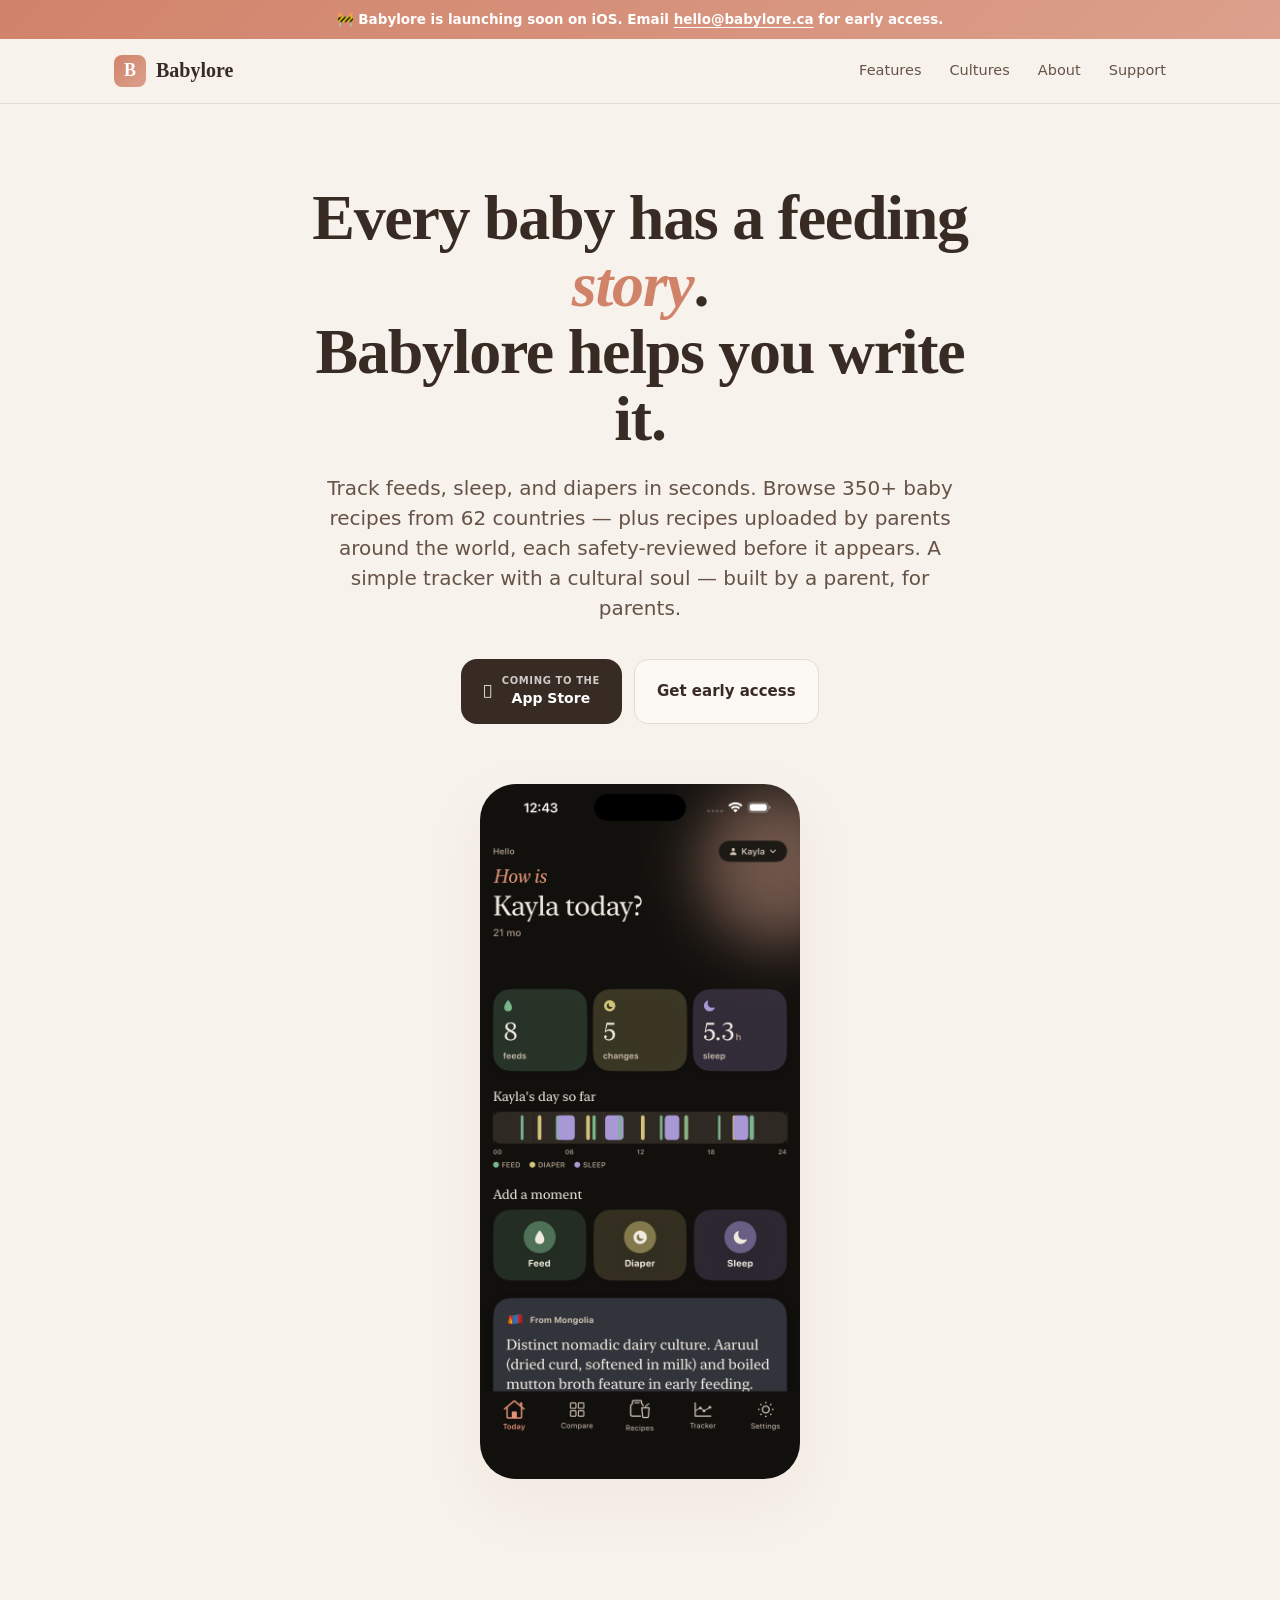
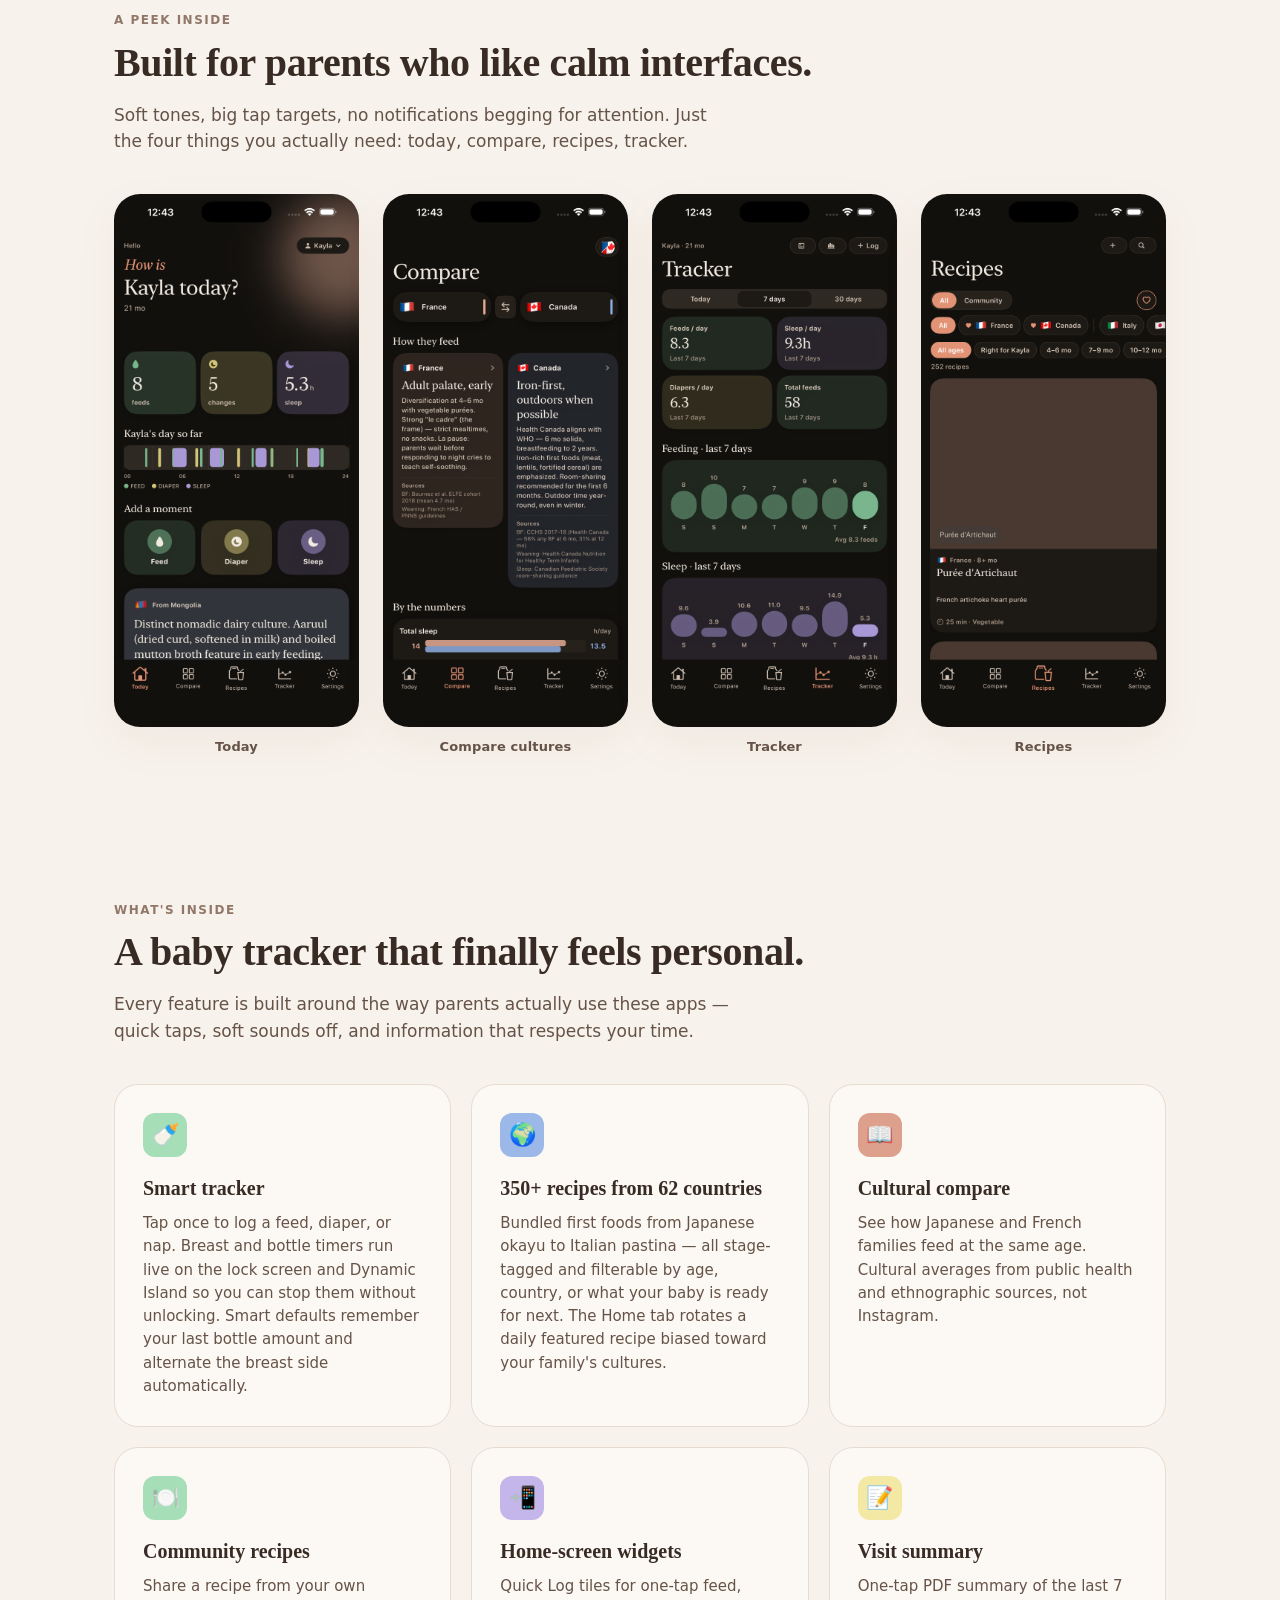
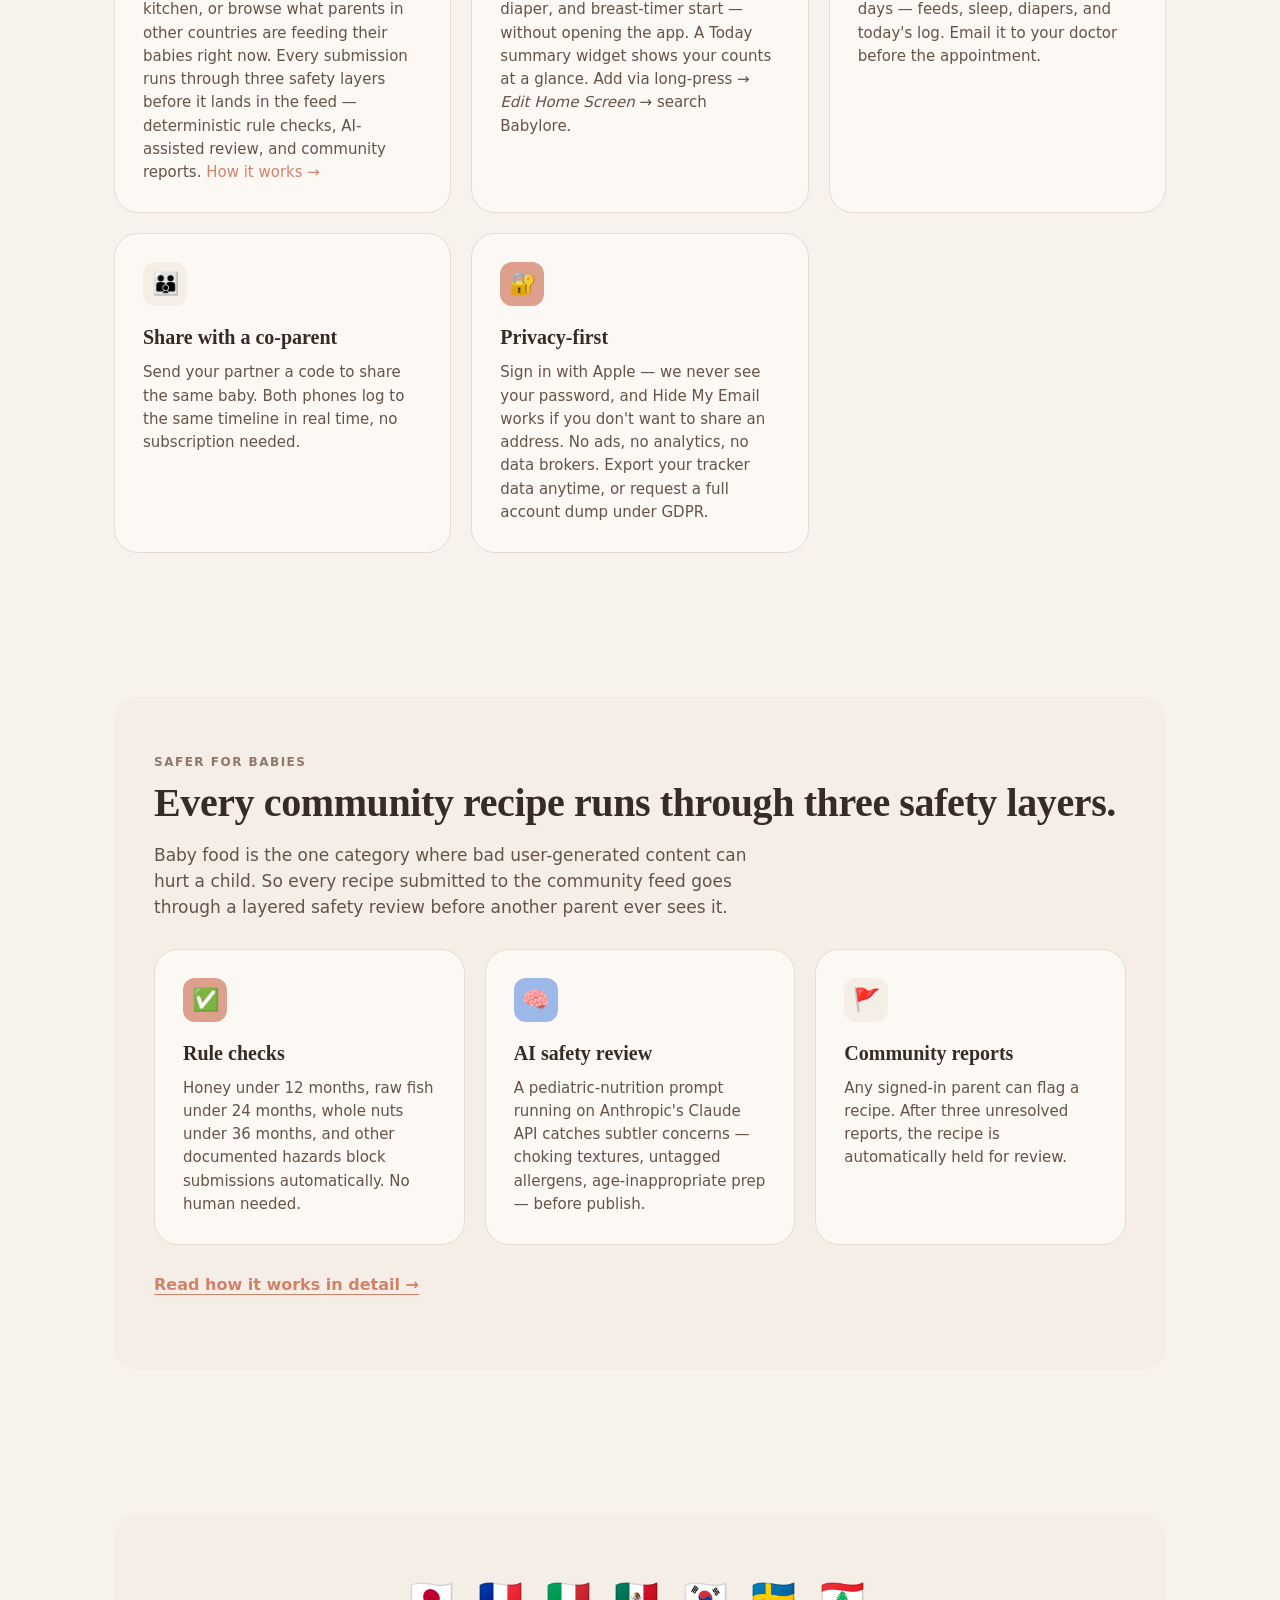
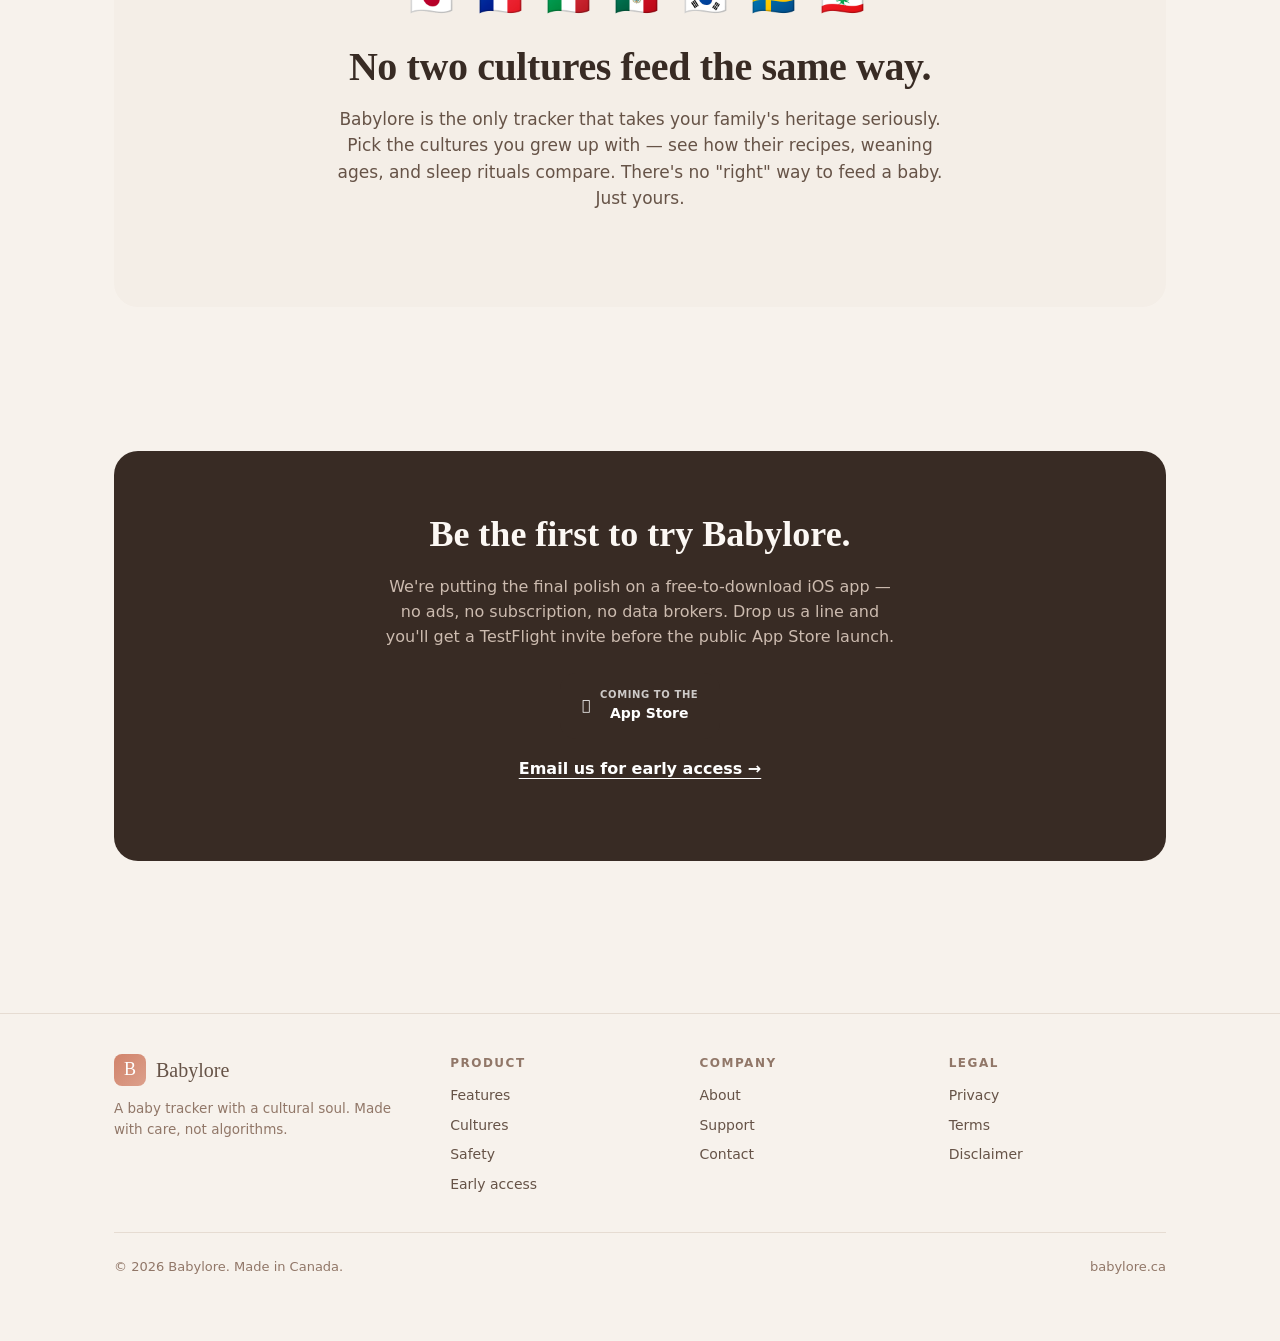
<file: index.html>
<!doctype html>
<html lang="en">
<head>
  <meta charset="utf-8" />
  <meta name="viewport" content="width=device-width, initial-scale=1, viewport-fit=cover" />
  <title>Babylore — feeding, sleep, and recipes from around the world</title>
  <meta name="description" content="A baby tracker that respects your heritage. Track feeds, sleep, and diapers. Browse 350+ baby recipes from 62 countries, plus recipes uploaded and safety-reviewed from parents around the world. Built for parents, not data brokers." />
  <meta name="theme-color" content="#F7F2EC" media="(prefers-color-scheme: light)" />
  <meta name="theme-color" content="#12100D" media="(prefers-color-scheme: dark)" />

  <link rel="canonical" href="https://babylore.ca/" />

  <!-- Open Graph -->
  <meta property="og:title" content="Babylore — feeding, sleep, and recipes from around the world" />
  <meta property="og:description" content="Track your baby. Discover what babies eat in 62 cultures." />
  <meta property="og:url" content="https://babylore.ca/" />
  <meta property="og:type" content="website" />
  <meta property="og:image" content="https://babylore.ca/og-image.png" />
  <meta property="og:image:width" content="1200" />
  <meta property="og:image:height" content="630" />
  <meta property="og:site_name" content="Babylore" />

  <!-- Twitter Card -->
  <meta name="twitter:card" content="summary_large_image" />
  <meta name="twitter:title" content="Babylore — feeding, sleep, and recipes from around the world" />
  <meta name="twitter:description" content="Track your baby. Discover what babies eat in 62 cultures." />
  <meta name="twitter:image" content="https://babylore.ca/og-image.png" />

  <link rel="icon" href="/favicon.svg" type="image/svg+xml" />
  <link rel="stylesheet" href="/style.css" />

  <!-- Structured data: Organization + MobileApplication + WebSite -->
  <script type="application/ld+json">
  {
    "@context": "https://schema.org",
    "@graph": [
      {
        "@type": "Organization",
        "@id": "https://babylore.ca/#org",
        "name": "Babylore",
        "url": "https://babylore.ca/",
        "logo": "https://babylore.ca/app-icon.svg",
        "description": "A baby tracker that respects your heritage — feeds, sleep, diapers, and recipes from 62 cultures."
      },
      {
        "@type": "WebSite",
        "@id": "https://babylore.ca/#website",
        "url": "https://babylore.ca/",
        "name": "Babylore",
        "publisher": { "@id": "https://babylore.ca/#org" },
        "inLanguage": "en"
      },
      {
        "@type": "MobileApplication",
        "name": "Babylore",
        "operatingSystem": "iOS",
        "applicationCategory": "LifestyleApplication",
        "offers": {
          "@type": "Offer",
          "price": "0",
          "priceCurrency": "CAD"
        },
        "description": "Track feeds, sleep, and diapers. Browse 350+ baby recipes from 62 countries plus recipes from parents worldwide. Cloud sync, co-parent sharing, home-screen widgets — all free.",
        "publisher": { "@id": "https://babylore.ca/#org" },
        "screenshot": [
          "https://babylore.ca/screenshots/today.png",
          "https://babylore.ca/screenshots/compare.png",
          "https://babylore.ca/screenshots/tracker.png",
          "https://babylore.ca/screenshots/recipes.png"
        ]
      }
    ]
  }
  </script>
</head>
<body>
  <!-- Pre-launch banner. Drop the whole element on the day the App
       Store goes live; nothing else depends on it. -->
  <div class="launch-banner">
    🚧 Babylore is launching soon on iOS. Email
    <a href="mailto:hello@babylore.ca?subject=Babylore%20early%20access">hello@babylore.ca</a>
    for early access.
  </div>

  <header class="site-header">
    <div class="container nav">
      <a href="/" class="brand">
        <span class="brand-mark">B</span>
        <span>Babylore</span>
      </a>
      <ul class="nav-links">
        <li><a href="/#features">Features</a></li>
        <li><a href="/#cultures">Cultures</a></li>
        <li><a href="/about.html">About</a></li>
        <li><a href="/support.html">Support</a></li>
      </ul>
    </div>
  </header>

  <main>

    <!-- Hero -->
    <section class="hero">
      <div class="container-narrow">
        <h1>
          Every baby has a feeding <span class="accent">story</span>.<br />
          Babylore helps you write it.
        </h1>
        <p class="lede">
          Track feeds, sleep, and diapers in seconds. Browse 350+ baby recipes
          from 62 countries — plus recipes uploaded by parents around the world,
          each safety-reviewed before it appears. A simple tracker with a
          cultural soul — built by a parent, for parents.
        </p>
        <div class="hero-actions">
          <!--
            Pre-launch placeholder. When Apple approves the app, swap the
            `.coming-soon-pill` element for the original `.app-store-badge`
            anchor and drop the global `.launch-banner` from every page.
          -->
          <span class="coming-soon-pill" aria-label="Babylore is coming to the App Store">
            <span aria-hidden="true">&#xf8ff;</span>
            <span>
              <small>Coming to the</small>
              App Store
            </span>
          </span>
          <a href="mailto:hello@babylore.ca?subject=Babylore%20early%20access" class="btn btn-ghost">Get early access</a>
        </div>

        <div class="hero-phone">
          <img
            src="/screenshots/today.png"
            alt="Babylore's Today screen showing Kayla's feeds, diapers, and sleep summary"
            class="hero-phone-img"
            loading="eager"
            decoding="async"
          />
        </div>
      </div>
    </section>

    <!-- Screenshot showcase -->
    <section class="section section-tight" id="screens">
      <div class="container">
        <p class="section-eyebrow">A peek inside</p>
        <h2 class="section-title">Built for parents who like calm interfaces.</h2>
        <p class="section-lede">
          Soft tones, big tap targets, no notifications begging for attention.
          Just the four things you actually need: today, compare, recipes, tracker.
        </p>

        <div class="screenshot-row" role="list">
          <figure class="screenshot" role="listitem">
            <img src="/screenshots/today.png" alt="Today screen with feed, diaper, and sleep summary cards" loading="lazy" decoding="async" />
            <figcaption>Today</figcaption>
          </figure>
          <figure class="screenshot" role="listitem">
            <img src="/screenshots/compare.png" alt="Compare screen showing France and Canada feeding cultures side by side" loading="lazy" decoding="async" />
            <figcaption>Compare cultures</figcaption>
          </figure>
          <figure class="screenshot" role="listitem">
            <img src="/screenshots/tracker.png" alt="Tracker screen with 7-day feeds and sleep charts" loading="lazy" decoding="async" />
            <figcaption>Tracker</figcaption>
          </figure>
          <figure class="screenshot" role="listitem">
            <img src="/screenshots/recipes.png" alt="Recipes screen with hundreds of baby recipes filtered by country" loading="lazy" decoding="async" />
            <figcaption>Recipes</figcaption>
          </figure>
        </div>
      </div>
    </section>

    <!-- Features -->
    <section class="section" id="features">
      <div class="container">
        <p class="section-eyebrow">What's inside</p>
        <h2 class="section-title">A baby tracker that finally feels personal.</h2>
        <p class="section-lede">
          Every feature is built around the way parents actually use these
          apps — quick taps, soft sounds off, and information that respects
          your time.
        </p>

        <div class="feature-grid">

          <div class="feature-card">
            <div class="feature-icon feed">&#x1F37C;</div>
            <h3>Smart tracker</h3>
            <p>
              Tap once to log a feed, diaper, or nap. Breast and bottle
              timers run live on the lock screen and Dynamic Island so
              you can stop them without unlocking. Smart defaults
              remember your last bottle amount and alternate the breast
              side automatically.
            </p>
          </div>

          <div class="feature-card">
            <div class="feature-icon world">&#x1F30D;</div>
            <h3>350+ recipes from 62 countries</h3>
            <p>
              Bundled first foods from Japanese okayu to Italian pastina —
              all stage-tagged and filterable by age, country, or what
              your baby is ready for next. The Home tab rotates a daily
              featured recipe biased toward your family's cultures.
            </p>
          </div>

          <div class="feature-card">
            <div class="feature-icon coral">&#x1F4D6;</div>
            <h3>Cultural compare</h3>
            <p>
              See how Japanese and French families feed at the same age.
              Cultural averages from public health and ethnographic
              sources, not Instagram.
            </p>
          </div>

          <div class="feature-card">
            <div class="feature-icon feed">&#x1F37D;&#xFE0F;</div>
            <h3>Community recipes</h3>
            <p>
              Share a recipe from your own kitchen, or browse what
              parents in other countries are feeding their babies right
              now. Every submission runs through three safety layers
              before it lands in the feed — deterministic rule checks,
              AI-assisted review, and community reports.
              <a href="/safety.html">How it works →</a>
            </p>
          </div>

          <div class="feature-card">
            <div class="feature-icon sleep">&#x1F4F2;</div>
            <h3>Home-screen widgets</h3>
            <p>
              Quick Log tiles for one-tap feed, diaper, and breast-timer
              start — without opening the app. A Today summary widget
              shows your counts at a glance. Add via long-press →
              <em>Edit Home Screen</em> → search Babylore.
            </p>
          </div>

          <div class="feature-card">
            <div class="feature-icon diap">&#x1F4DD;</div>
            <h3>Visit summary</h3>
            <p>
              One-tap PDF summary of the last 7 days — feeds, sleep,
              diapers, and today's log. Email it to your doctor before
              the appointment.
            </p>
          </div>

          <div class="feature-card">
            <div class="feature-icon cream">&#x1F46A;</div>
            <h3>Share with a co-parent</h3>
            <p>
              Send your partner a code to share the same baby. Both
              phones log to the same timeline in real time, no
              subscription needed.
            </p>
          </div>

          <div class="feature-card">
            <div class="feature-icon coral">&#x1F510;</div>
            <h3>Privacy-first</h3>
            <p>
              Sign in with Apple — we never see your password, and Hide
              My Email works if you don't want to share an address. No
              ads, no analytics, no data brokers. Export your tracker
              data anytime, or request a full account dump under GDPR.
            </p>
          </div>

        </div>
      </div>
    </section>

    <!-- Safety -->
    <!--
      Trust signal for the community recipe feature. The cultural recipe
      angle is babylore's moat, but UGC for baby food only works if parents
      believe the safety pipeline is real. This band surfaces the three
      layers up front so anyone evaluating the app sees them before the
      first download — and CTAs to /safety.html for the full version.
    -->
    <section class="section" id="safety">
      <div class="container">
        <div class="culture-band" style="text-align: left;">
          <p class="section-eyebrow" style="margin-bottom: 8px;">Safer for babies</p>
          <h2 class="section-title" style="margin-top: 0;">
            Every community recipe runs through three safety layers.
          </h2>
          <p class="section-lede" style="margin-bottom: 28px;">
            Baby food is the one category where bad user-generated content
            can hurt a child. So every recipe submitted to the community
            feed goes through a layered safety review before another parent
            ever sees it.
          </p>

          <div class="feature-grid" style="margin-top: 0;">
            <div class="feature-card">
              <div class="feature-icon coral">&#x2705;</div>
              <h3>Rule checks</h3>
              <p>
                Honey under 12 months, raw fish under 24 months, whole
                nuts under 36 months, and other documented hazards block
                submissions automatically. No human needed.
              </p>
            </div>

            <div class="feature-card">
              <div class="feature-icon world">&#x1F9E0;</div>
              <h3>AI safety review</h3>
              <p>
                A pediatric-nutrition prompt running on Anthropic's
                Claude API catches subtler concerns — choking textures,
                untagged allergens, age-inappropriate prep — before
                publish.
              </p>
            </div>

            <div class="feature-card">
              <div class="feature-icon cream">&#x1F6A9;</div>
              <h3>Community reports</h3>
              <p>
                Any signed-in parent can flag a recipe. After three
                unresolved reports, the recipe is automatically held
                for review.
              </p>
            </div>
          </div>

          <p style="margin-top: 28px;">
            <a href="/safety.html" style="font-weight: 600; text-decoration: underline; text-underline-offset: 4px;">Read how it works in detail →</a>
          </p>
        </div>
      </div>
    </section>

    <!-- Cultures -->
    <section class="section" id="cultures">
      <div class="container">
        <div class="culture-band">
          <div class="culture-flags" aria-hidden="true">
            &#x1F1EF;&#x1F1F5; &#x1F1EB;&#x1F1F7; &#x1F1EE;&#x1F1F9; &#x1F1F2;&#x1F1FD; &#x1F1F0;&#x1F1F7; &#x1F1F8;&#x1F1EA; &#x1F1F1;&#x1F1E7;
          </div>
          <h2 class="section-title">No two cultures feed the same way.</h2>
          <p class="section-lede" style="margin-left: auto; margin-right: auto; text-align: center;">
            Babylore is the only tracker that takes your family's heritage
            seriously. Pick the cultures you grew up with — see how their
            recipes, weaning ages, and sleep rituals compare. There's no
            "right" way to feed a baby. Just yours.
          </p>
        </div>
      </div>
    </section>

    <!-- CTA -->
    <section class="section">
      <div class="container">
        <div class="cta-band">
          <h2>Be the first to try Babylore.</h2>
          <p>We're putting the final polish on a free-to-download iOS app — no ads, no subscription, no data brokers. Drop us a line and you'll get a TestFlight invite before the public App Store launch.</p>
          <span class="coming-soon-pill" aria-label="Babylore is coming to the App Store">
            <span aria-hidden="true">&#xf8ff;</span>
            <span>
              <small>Coming to the</small>
              App Store
            </span>
          </span>
          <p style="margin-top: 18px;">
            <a href="mailto:hello@babylore.ca?subject=Babylore%20early%20access" style="color: white; font-weight: 700; text-decoration: underline; text-underline-offset: 4px;">Email us for early access →</a>
          </p>
        </div>
      </div>
    </section>

  </main>

  <!-- Footer -->
  <footer class="site-footer">
    <div class="container">
      <div class="footer-grid">
        <div class="footer-col footer-brand">
          <a href="/" class="brand">
            <span class="brand-mark">B</span>
            <span>Babylore</span>
          </a>
          <p>A baby tracker with a cultural soul. Made with care, not algorithms.</p>
        </div>
        <div class="footer-col">
          <h4>Product</h4>
          <ul>
            <li><a href="/#features">Features</a></li>
            <li><a href="/#cultures">Cultures</a></li>
            <li><a href="/safety.html">Safety</a></li>
            <li><a href="mailto:hello@babylore.ca?subject=Babylore%20early%20access">Early access</a></li>
          </ul>
        </div>
        <div class="footer-col">
          <h4>Company</h4>
          <ul>
            <li><a href="/about.html">About</a></li>
            <li><a href="/support.html">Support</a></li>
            <li><a href="mailto:hello@babylore.ca">Contact</a></li>
          </ul>
        </div>
        <div class="footer-col">
          <h4>Legal</h4>
          <ul>
            <li><a href="/privacy.html">Privacy</a></li>
            <li><a href="/terms.html">Terms</a></li>
            <li><a href="/disclaimer.html">Disclaimer</a></li>
          </ul>
        </div>
      </div>
      <div class="footer-meta">
        <span>&copy; 2026 Babylore. Made in Canada.</span>
        <span>babylore.ca</span>
      </div>
    </div>
  </footer>

</body>
</html>
</file>
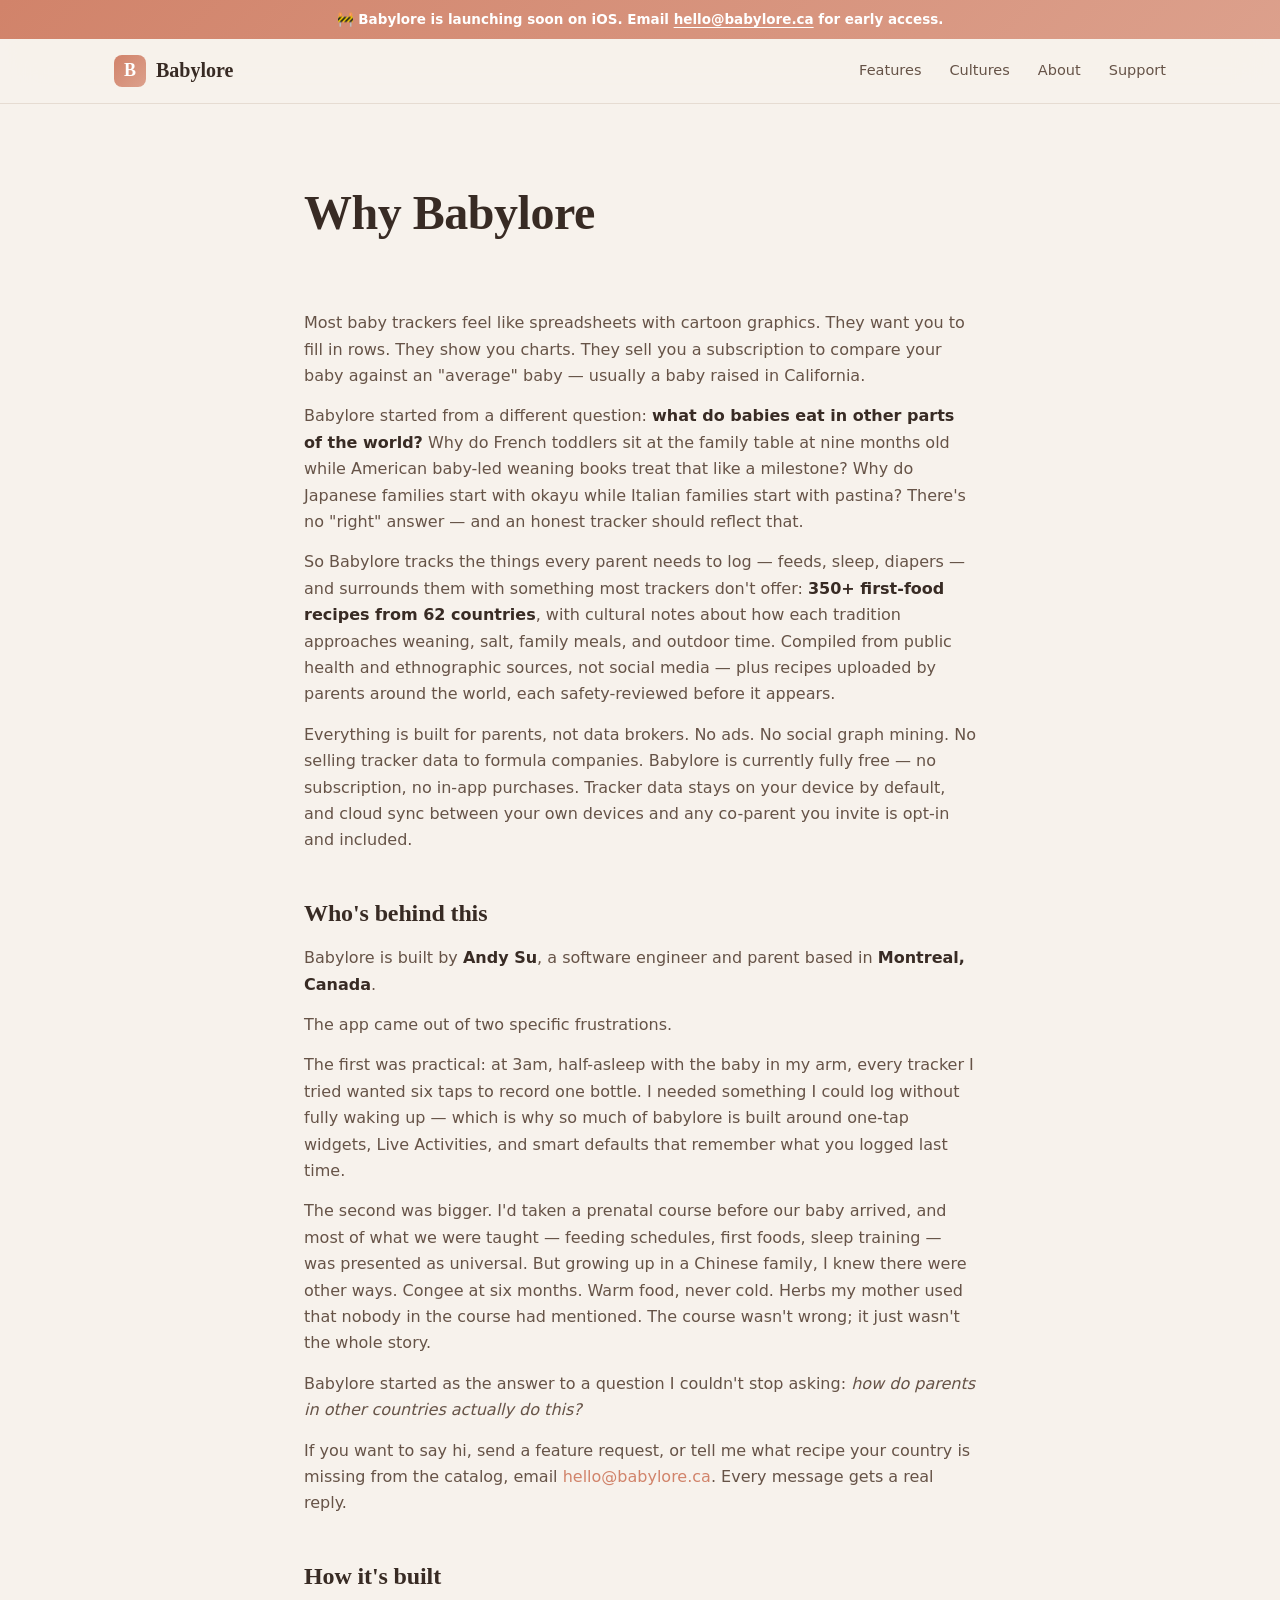
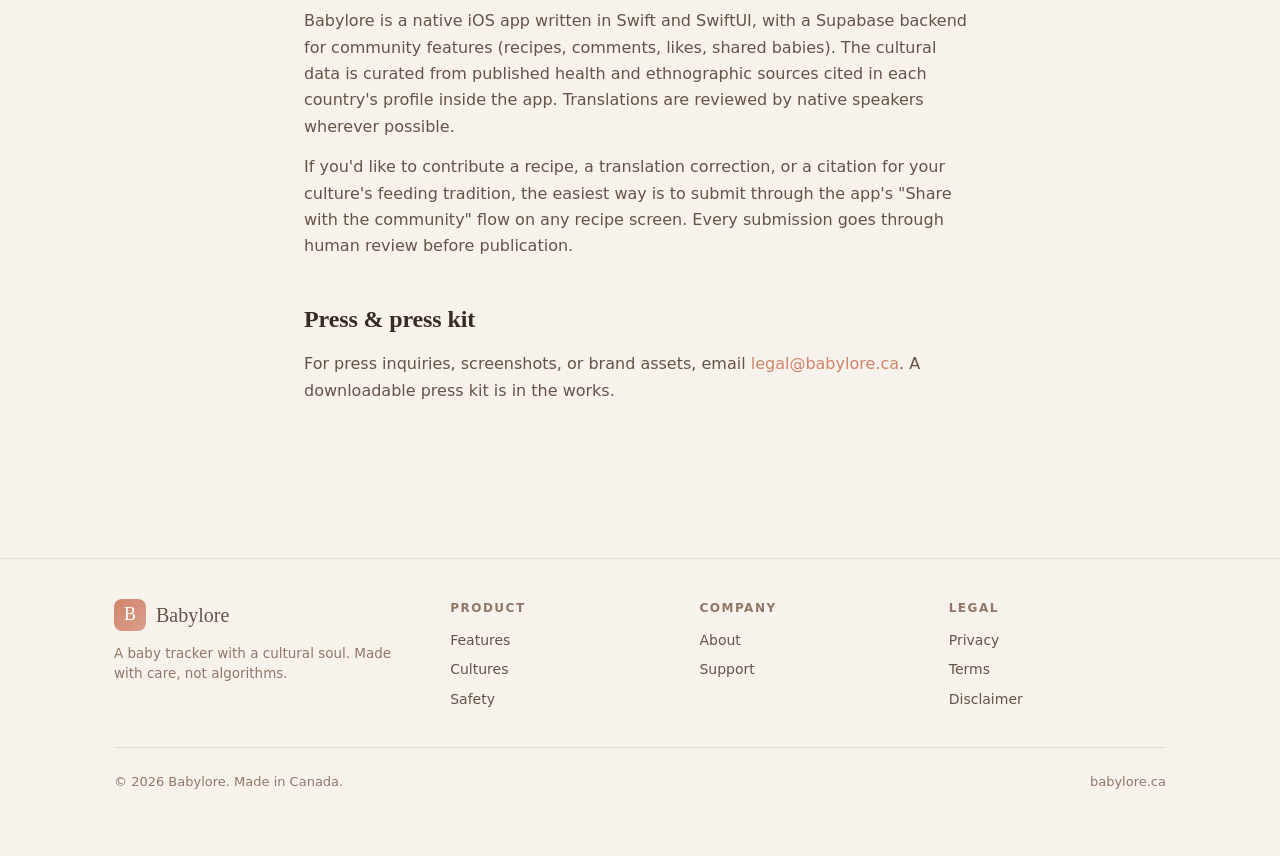
<file: about.html>
<!doctype html>
<html lang="en">
<head>
  <meta charset="utf-8" />
  <meta name="viewport" content="width=device-width, initial-scale=1, viewport-fit=cover" />
  <title>About — Babylore</title>
  <meta name="description" content="Why I built Babylore — a baby tracker that respects the cultures parents come from." />
  <meta name="theme-color" content="#F7F2EC" media="(prefers-color-scheme: light)" />
  <meta name="theme-color" content="#12100D" media="(prefers-color-scheme: dark)" />
  <link rel="icon" href="/favicon.svg" type="image/svg+xml" />
  <link rel="stylesheet" href="/style.css" />

  <link rel="canonical" href="https://babylore.ca/about.html" />

  <meta property="og:title" content="About — Babylore" />
  <meta property="og:description" content="Why Babylore exists — built by Andy Su, a software engineer and parent in Montreal who wanted a baby tracker that respects cultures, not just Western defaults." />
  <meta property="og:url" content="https://babylore.ca/about.html" />
  <meta property="og:type" content="article" />
  <meta property="og:image" content="https://babylore.ca/og-image.png" />
  <meta property="og:image:width" content="1200" />
  <meta property="og:image:height" content="630" />
  <meta property="og:site_name" content="Babylore" />

  <meta name="twitter:card" content="summary_large_image" />
  <meta name="twitter:title" content="About — Babylore" />
  <meta name="twitter:description" content="Why Babylore exists — built by Andy Su, a software engineer and parent in Montreal who wanted a baby tracker that respects cultures, not just Western defaults." />
  <meta name="twitter:image" content="https://babylore.ca/og-image.png" />

  <script type="application/ld+json">
  {
    "@context": "https://schema.org",
    "@type": "AboutPage",
    "headline": "About — Babylore",
    "description": "Why Babylore exists — built by Andy Su, a software engineer and parent in Montreal who wanted a baby tracker that respects cultures, not just Western defaults.",
    "url": "https://babylore.ca/about.html",
    "publisher": {
      "@type": "Organization",
      "name": "Babylore",
      "url": "https://babylore.ca/"
    },
    "inLanguage": "en"
  }
  </script>
</head>
<body>
  <!-- Pre-launch banner. Drop the whole element on the day the App
       Store goes live; nothing else depends on it. -->
  <div class="launch-banner">
    🚧 Babylore is launching soon on iOS. Email
    <a href="mailto:hello@babylore.ca?subject=Babylore%20early%20access">hello@babylore.ca</a>
    for early access.
  </div>

  <header class="site-header">
    <div class="container nav">
      <a href="/" class="brand">
        <span class="brand-mark">B</span>
        <span>Babylore</span>
      </a>
      <ul class="nav-links">
        <li><a href="/#features">Features</a></li>
        <li><a href="/#cultures">Cultures</a></li>
        <li><a href="/about.html">About</a></li>
        <li><a href="/support.html">Support</a></li>
      </ul>
    </div>
  </header>

  <main>
    <header class="page-header">
      <div class="container-narrow">
        <h1>Why Babylore</h1>
      </div>
    </header>

    <section class="prose">
      <div class="container-narrow">

        <p>
          Most baby trackers feel like spreadsheets with cartoon graphics. They
          want you to fill in rows. They show you charts. They sell you a
          subscription to compare your baby against an "average" baby — usually
          a baby raised in California.
        </p>

        <p>
          Babylore started from a different question: <strong>what do babies
          eat in other parts of the world?</strong> Why do French toddlers sit
          at the family table at nine months old while American baby-led
          weaning books treat that like a milestone? Why do Japanese families
          start with okayu while Italian families start with pastina? There's
          no "right" answer — and an honest tracker should reflect that.
        </p>

        <p>
          So Babylore tracks the things every parent needs to log — feeds,
          sleep, diapers — and surrounds them with something most trackers
          don't offer: <strong>350+ first-food recipes from 62
          countries</strong>, with cultural notes about how each tradition
          approaches weaning, salt, family meals, and outdoor time.
          Compiled from public health and ethnographic sources, not
          social media — plus recipes uploaded by parents around the
          world, each safety-reviewed before it appears.
        </p>

        <p>
          Everything is built for parents, not data brokers. No ads. No
          social graph mining. No selling tracker data to formula companies.
          Babylore is currently fully free — no subscription, no in-app
          purchases. Tracker data stays on your device by default, and
          cloud sync between your own devices and any co-parent you invite
          is opt-in and included.
        </p>

        <h2>Who's behind this</h2>

        <p>
          Babylore is built by <strong>Andy Su</strong>, a software
          engineer and parent based in <strong>Montreal, Canada</strong>.
        </p>

        <p>
          The app came out of two specific frustrations.
        </p>

        <p>
          The first was practical: at 3am, half-asleep with the baby
          in my arm, every tracker I tried wanted six taps to record
          one bottle. I needed something I could log without fully
          waking up — which is why so much of babylore is built
          around one-tap widgets, Live Activities, and smart
          defaults that remember what you logged last time.
        </p>

        <p>
          The second was bigger. I'd taken a prenatal course before
          our baby arrived, and most of what we were taught — feeding
          schedules, first foods, sleep training — was presented as
          universal. But growing up in a Chinese family, I knew there
          were other ways. Congee at six months. Warm food, never
          cold. Herbs my mother used that nobody in the course had
          mentioned. The course wasn't wrong; it just wasn't the
          whole story.
        </p>

        <p>
          Babylore started as the answer to a question I couldn't
          stop asking: <em>how do parents in other countries actually
          do this?</em>
        </p>

        <p>
          If you want to say hi, send a feature request, or tell me what
          recipe your country is missing from the catalog,
          email <a href="mailto:hello@babylore.ca">hello@babylore.ca</a>.
          Every message gets a real reply.
        </p>

        <h2>How it's built</h2>

        <p>
          Babylore is a native iOS app written in Swift and SwiftUI, with
          a Supabase backend for community features (recipes, comments,
          likes, shared babies). The cultural data is curated from
          published health and ethnographic sources cited in each
          country's profile inside the app. Translations are reviewed by
          native speakers wherever possible.
        </p>

        <p>
          If you'd like to contribute a recipe, a translation correction,
          or a citation for your culture's feeding tradition, the easiest
          way is to submit through the app's "Share with the community"
          flow on any recipe screen. Every submission goes through human
          review before publication.
        </p>

        <h2>Press &amp; press kit</h2>

        <p>
          For press inquiries, screenshots, or brand assets, email
          <a href="mailto:legal@babylore.ca">legal@babylore.ca</a>. A
          downloadable press kit is in the works.
        </p>

      </div>
    </section>

  </main>

  <footer class="site-footer">
    <div class="container">
      <div class="footer-grid">
        <div class="footer-col footer-brand">
          <a href="/" class="brand">
            <span class="brand-mark">B</span>
            <span>Babylore</span>
          </a>
          <p>A baby tracker with a cultural soul. Made with care, not algorithms.</p>
        </div>
        <div class="footer-col">
          <h4>Product</h4>
          <ul>
            <li><a href="/#features">Features</a></li>
            <li><a href="/#cultures">Cultures</a></li>
            <li><a href="/safety.html">Safety</a></li>
          </ul>
        </div>
        <div class="footer-col">
          <h4>Company</h4>
          <ul>
            <li><a href="/about.html">About</a></li>
            <li><a href="/support.html">Support</a></li>
          </ul>
        </div>
        <div class="footer-col">
          <h4>Legal</h4>
          <ul>
            <li><a href="/privacy.html">Privacy</a></li>
            <li><a href="/terms.html">Terms</a></li>
            <li><a href="/disclaimer.html">Disclaimer</a></li>
          </ul>
        </div>
      </div>
      <div class="footer-meta">
        <span>&copy; 2026 Babylore. Made in Canada.</span>
        <span>babylore.ca</span>
      </div>
    </div>
  </footer>

</body>
</html>
</file>
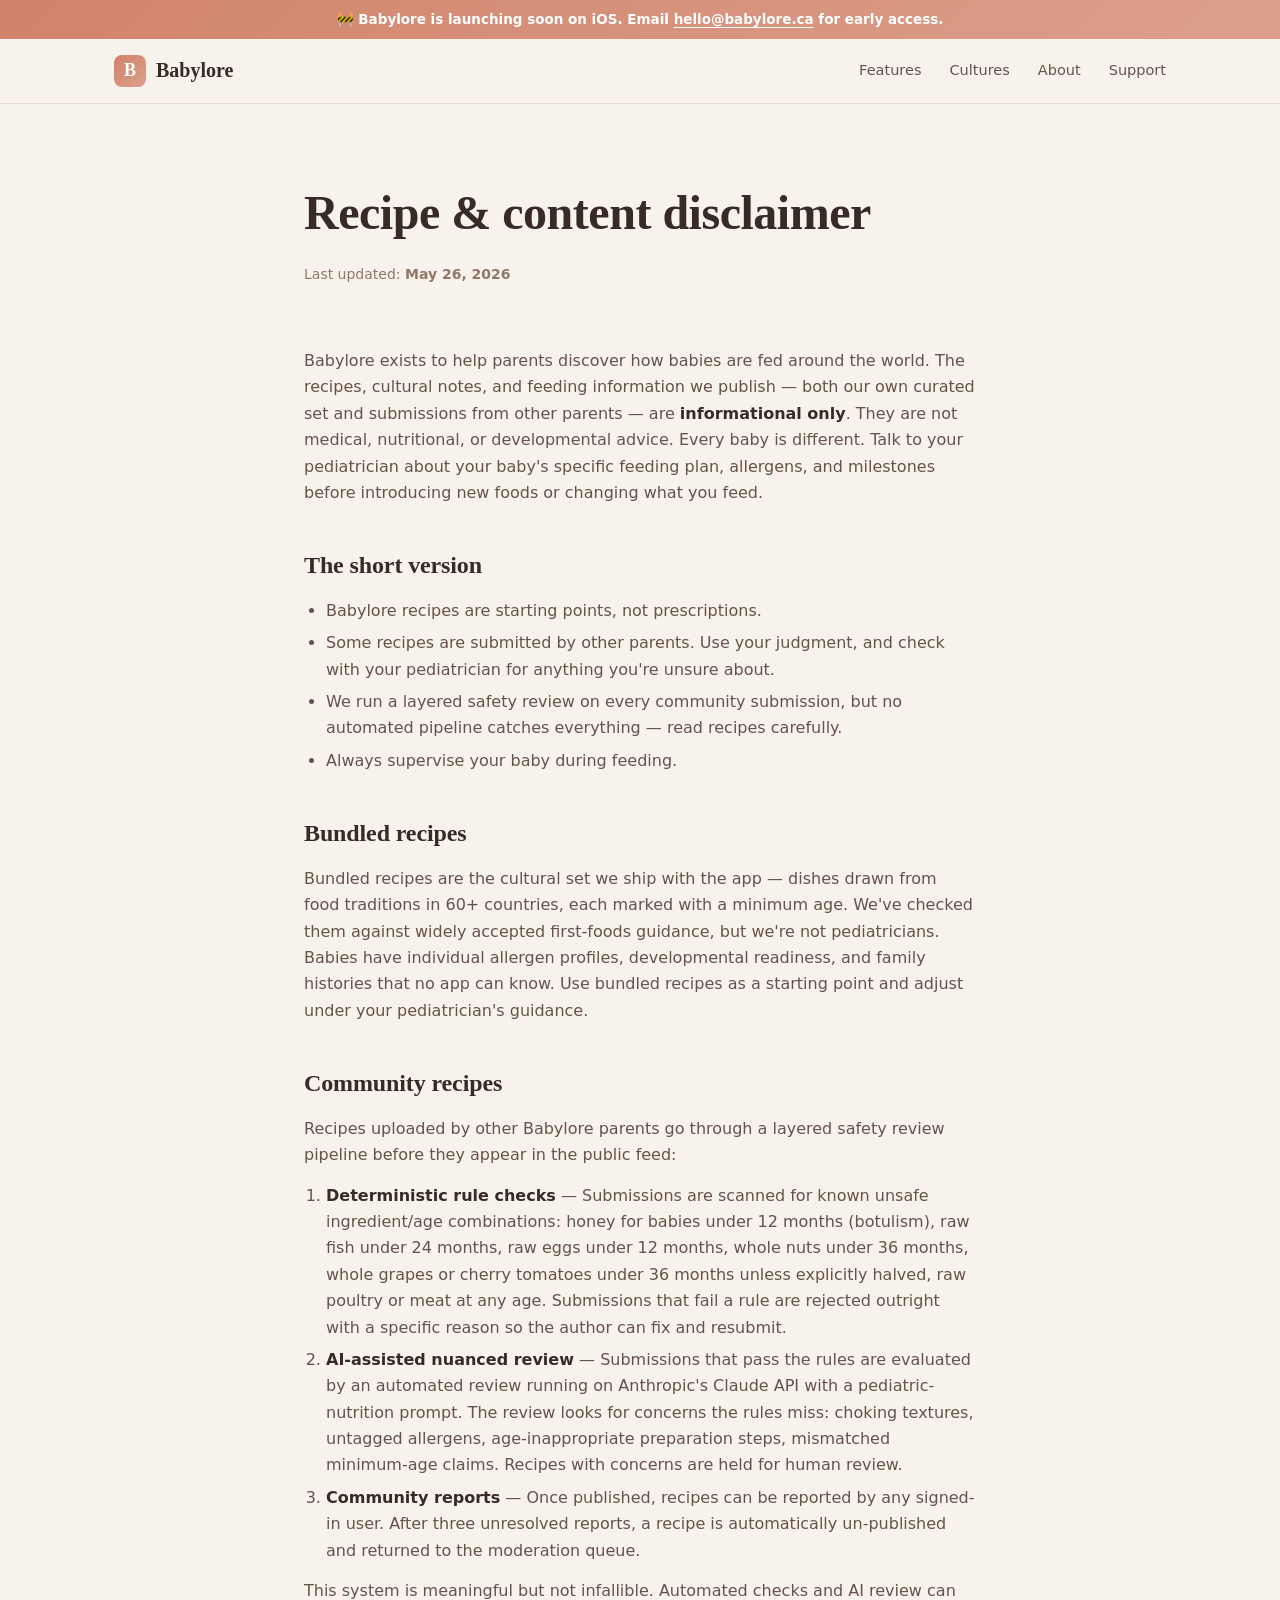
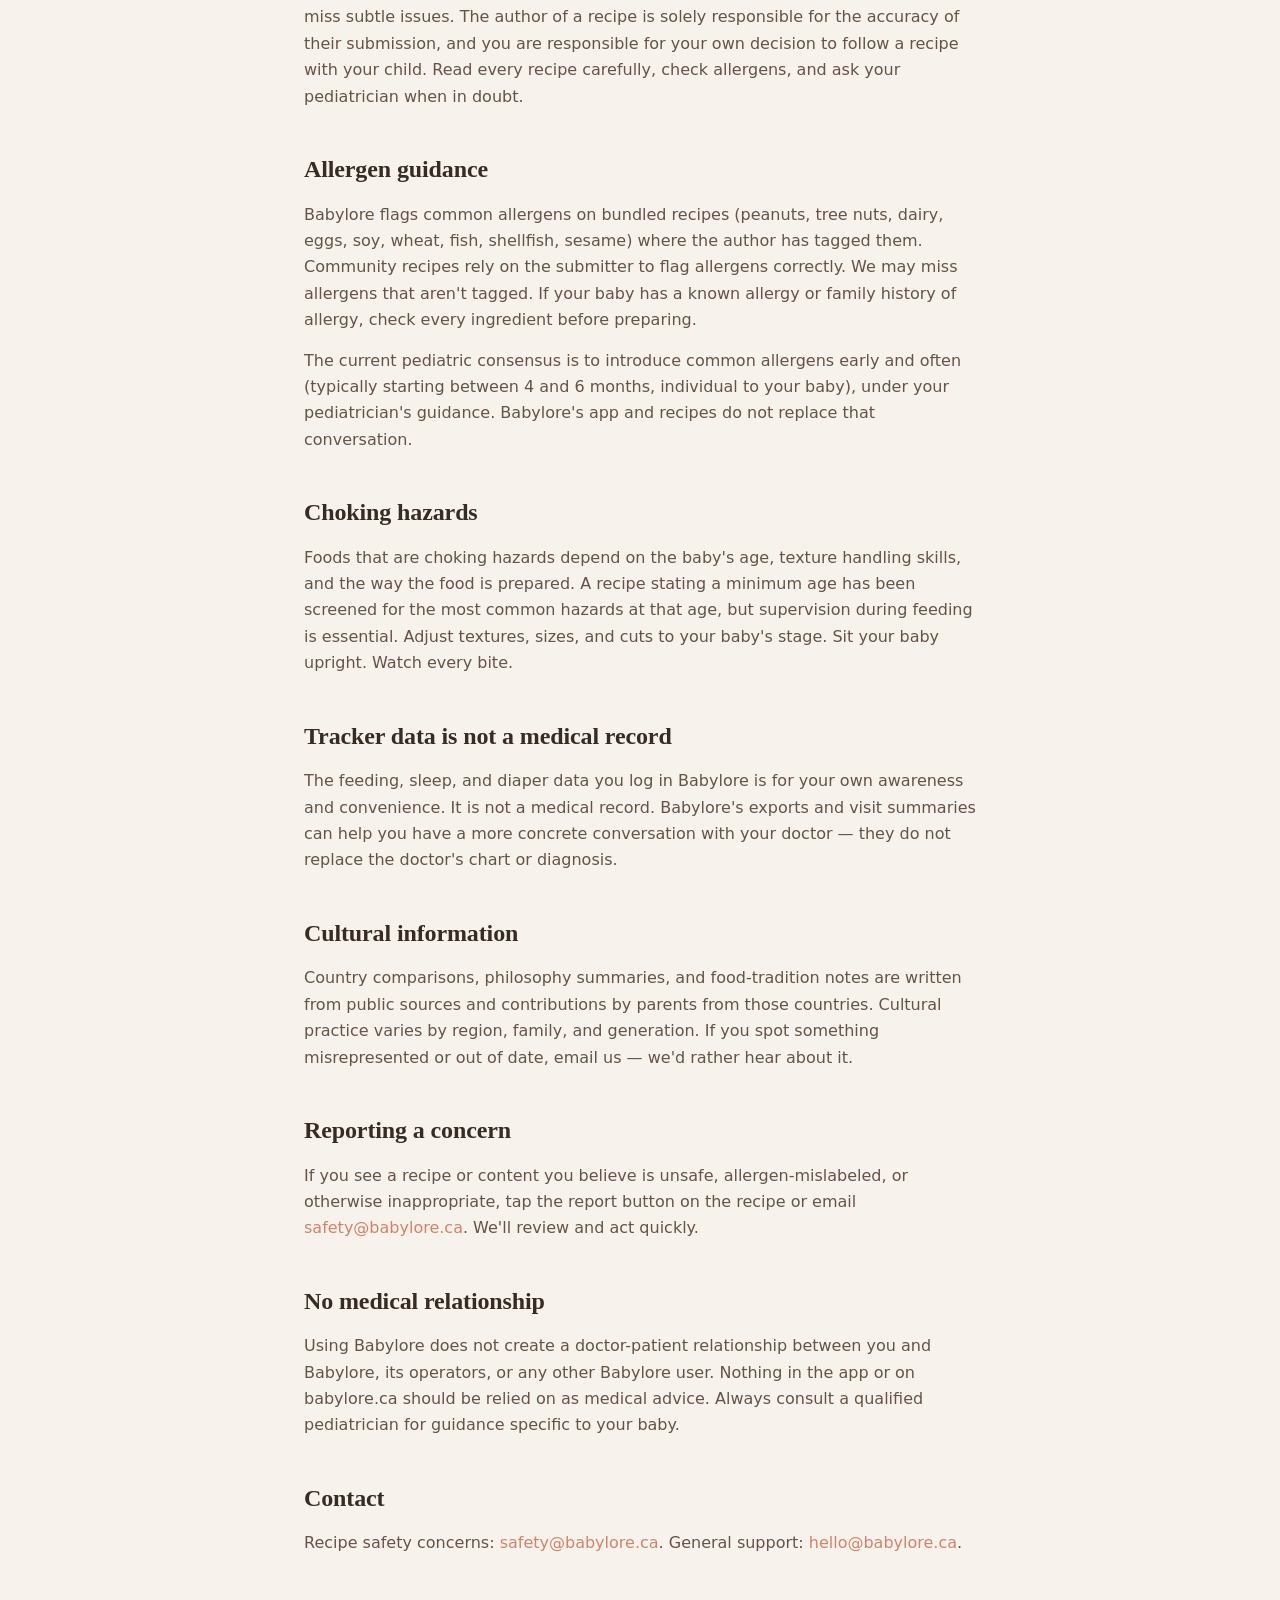
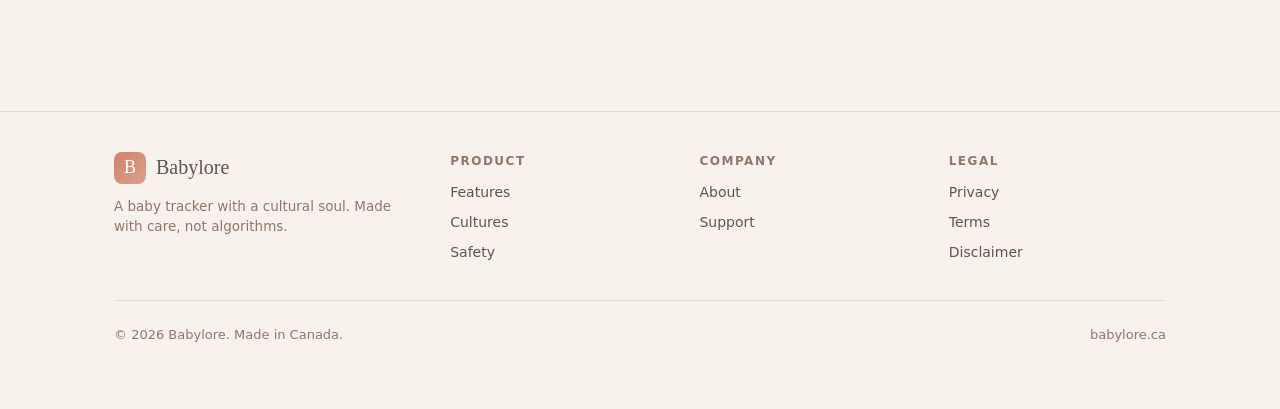
<file: disclaimer.html>
<!doctype html>
<html lang="en">
<head>
  <meta charset="utf-8" />
  <meta name="viewport" content="width=device-width, initial-scale=1, viewport-fit=cover" />
  <title>Recipe & content disclaimer — Babylore</title>
  <meta name="description" content="How Babylore handles recipe accuracy, safety, and medical disclaimers. What you should always check with your pediatrician." />
  <meta name="theme-color" content="#F7F2EC" media="(prefers-color-scheme: light)" />
  <meta name="theme-color" content="#12100D" media="(prefers-color-scheme: dark)" />
  <link rel="icon" href="/favicon.svg" type="image/svg+xml" />
  <link rel="stylesheet" href="/style.css" />

  <link rel="canonical" href="https://babylore.ca/disclaimer.html" />

  <meta property="og:title" content="Recipe & content disclaimer — Babylore" />
  <meta property="og:description" content="How Babylore handles recipe accuracy, safety, and medical disclaimers. What you should always check with your pediatrician." />
  <meta property="og:url" content="https://babylore.ca/disclaimer.html" />
  <meta property="og:type" content="article" />
  <meta property="og:image" content="https://babylore.ca/og-image.png" />
  <meta property="og:image:width" content="1200" />
  <meta property="og:image:height" content="630" />
  <meta property="og:site_name" content="Babylore" />

  <meta name="twitter:card" content="summary_large_image" />
  <meta name="twitter:title" content="Recipe & content disclaimer — Babylore" />
  <meta name="twitter:description" content="How Babylore handles recipe accuracy, safety, and medical disclaimers. What you should always check with your pediatrician." />
  <meta name="twitter:image" content="https://babylore.ca/og-image.png" />

  <script type="application/ld+json">
  {
    "@context": "https://schema.org",
    "@type": "Article",
    "headline": "Recipe & content disclaimer — Babylore",
    "description": "How Babylore handles recipe accuracy, safety, and medical disclaimers. What you should always check with your pediatrician.",
    "url": "https://babylore.ca/disclaimer.html",
    "publisher": {
      "@type": "Organization",
      "name": "Babylore",
      "url": "https://babylore.ca/"
    },
    "inLanguage": "en"
  }
  </script>
</head>
<body>
  <!-- Pre-launch banner. Drop the whole element on the day the App
       Store goes live; nothing else depends on it. -->
  <div class="launch-banner">
    🚧 Babylore is launching soon on iOS. Email
    <a href="mailto:hello@babylore.ca?subject=Babylore%20early%20access">hello@babylore.ca</a>
    for early access.
  </div>

  <header class="site-header">
    <div class="container nav">
      <a href="/" class="brand">
        <span class="brand-mark">B</span>
        <span>Babylore</span>
      </a>
      <ul class="nav-links">
        <li><a href="/#features">Features</a></li>
        <li><a href="/#cultures">Cultures</a></li>
        <li><a href="/about.html">About</a></li>
        <li><a href="/support.html">Support</a></li>
      </ul>
    </div>
  </header>

  <main>
    <header class="page-header">
      <div class="container-narrow">
        <h1>Recipe & content disclaimer</h1>
        <p class="updated">Last updated: <strong>May 26, 2026</strong></p>
      </div>
    </header>

    <section class="prose">
      <div class="container-narrow">

        <p>
          Babylore exists to help parents discover how babies are fed
          around the world. The recipes, cultural notes, and feeding
          information we publish — both our own curated set and submissions
          from other parents — are <strong>informational only</strong>.
          They are not medical, nutritional, or developmental advice.
          Every baby is different. Talk to your pediatrician about your
          baby's specific feeding plan, allergens, and milestones before
          introducing new foods or changing what you feed.
        </p>

        <h2>The short version</h2>
        <ul>
          <li>Babylore recipes are starting points, not prescriptions.</li>
          <li>Some recipes are submitted by other parents. Use your judgment, and check with your pediatrician for anything you're unsure about.</li>
          <li>We run a layered safety review on every community submission, but no automated pipeline catches everything — read recipes carefully.</li>
          <li>Always supervise your baby during feeding.</li>
        </ul>

        <h2>Bundled recipes</h2>
        <p>
          Bundled recipes are the cultural set we ship with the app —
          dishes drawn from food traditions in 60+ countries, each marked
          with a minimum age. We've checked them against widely accepted
          first-foods guidance, but we're not pediatricians. Babies have
          individual allergen profiles, developmental readiness, and
          family histories that no app can know. Use bundled recipes as
          a starting point and adjust under your pediatrician's guidance.
        </p>

        <h2>Community recipes</h2>
        <p>
          Recipes uploaded by other Babylore parents go through a layered
          safety review pipeline before they appear in the public feed:
        </p>
        <ol>
          <li>
            <strong>Deterministic rule checks</strong> — Submissions are
            scanned for known unsafe ingredient/age combinations: honey
            for babies under 12 months (botulism), raw fish under 24
            months, raw eggs under 12 months, whole nuts under 36
            months, whole grapes or cherry tomatoes under 36 months
            unless explicitly halved, raw poultry or meat at any age.
            Submissions that fail a rule are rejected outright with a
            specific reason so the author can fix and resubmit.
          </li>
          <li>
            <strong>AI-assisted nuanced review</strong> — Submissions
            that pass the rules are evaluated by an automated review
            running on Anthropic's Claude API with a pediatric-nutrition
            prompt. The review looks for concerns the rules miss:
            choking textures, untagged allergens, age-inappropriate
            preparation steps, mismatched minimum-age claims. Recipes
            with concerns are held for human review.
          </li>
          <li>
            <strong>Community reports</strong> — Once published,
            recipes can be reported by any signed-in user. After three
            unresolved reports, a recipe is automatically un-published
            and returned to the moderation queue.
          </li>
        </ol>
        <p>
          This system is meaningful but not infallible. Automated checks
          and AI review can miss subtle issues. The author of a recipe
          is solely responsible for the accuracy of their submission,
          and you are responsible for your own decision to follow a
          recipe with your child. Read every recipe carefully, check
          allergens, and ask your pediatrician when in doubt.
        </p>

        <h2>Allergen guidance</h2>
        <p>
          Babylore flags common allergens on bundled recipes (peanuts,
          tree nuts, dairy, eggs, soy, wheat, fish, shellfish, sesame)
          where the author has tagged them. Community recipes rely on
          the submitter to flag allergens correctly. We may miss
          allergens that aren't tagged. If your baby has a known
          allergy or family history of allergy, check every ingredient
          before preparing.
        </p>
        <p>
          The current pediatric consensus is to introduce common
          allergens early and often (typically starting between 4 and
          6 months, individual to your baby), under your pediatrician's
          guidance. Babylore's app and recipes do not replace that
          conversation.
        </p>

        <h2>Choking hazards</h2>
        <p>
          Foods that are choking hazards depend on the baby's age,
          texture handling skills, and the way the food is prepared. A
          recipe stating a minimum age has been screened for the most
          common hazards at that age, but supervision during feeding is
          essential. Adjust textures, sizes, and cuts to your baby's
          stage. Sit your baby upright. Watch every bite.
        </p>

        <h2>Tracker data is not a medical record</h2>
        <p>
          The feeding, sleep, and diaper data you log in Babylore is for
          your own awareness and convenience. It is not a medical
          record. Babylore's exports and visit summaries can help
          you have a more concrete conversation with your doctor — they
          do not replace the doctor's chart or diagnosis.
        </p>

        <h2>Cultural information</h2>
        <p>
          Country comparisons, philosophy summaries, and food-tradition
          notes are written from public sources and contributions by
          parents from those countries. Cultural practice varies by
          region, family, and generation. If you spot something
          misrepresented or out of date, email us — we'd rather hear
          about it.
        </p>

        <h2>Reporting a concern</h2>
        <p>
          If you see a recipe or content you believe is unsafe,
          allergen-mislabeled, or otherwise inappropriate, tap the
          report button on the recipe or email
          <a href="mailto:safety@babylore.ca">safety@babylore.ca</a>.
          We'll review and act quickly.
        </p>

        <h2>No medical relationship</h2>
        <p>
          Using Babylore does not create a doctor-patient relationship
          between you and Babylore, its operators, or any other Babylore
          user. Nothing in the app or on babylore.ca should be relied
          on as medical advice. Always consult a qualified pediatrician
          for guidance specific to your baby.
        </p>

        <h2>Contact</h2>
        <p>
          Recipe safety concerns:
          <a href="mailto:safety@babylore.ca">safety@babylore.ca</a>.
          General support:
          <a href="mailto:hello@babylore.ca">hello@babylore.ca</a>.
        </p>

      </div>
    </section>

  </main>

  <footer class="site-footer">
    <div class="container">
      <div class="footer-grid">
        <div class="footer-col footer-brand">
          <a href="/" class="brand">
            <span class="brand-mark">B</span>
            <span>Babylore</span>
          </a>
          <p>A baby tracker with a cultural soul. Made with care, not algorithms.</p>
        </div>
        <div class="footer-col">
          <h4>Product</h4>
          <ul>
            <li><a href="/#features">Features</a></li>
            <li><a href="/#cultures">Cultures</a></li>
            <li><a href="/safety.html">Safety</a></li>
          </ul>
        </div>
        <div class="footer-col">
          <h4>Company</h4>
          <ul>
            <li><a href="/about.html">About</a></li>
            <li><a href="/support.html">Support</a></li>
          </ul>
        </div>
        <div class="footer-col">
          <h4>Legal</h4>
          <ul>
            <li><a href="/privacy.html">Privacy</a></li>
            <li><a href="/terms.html">Terms</a></li>
            <li><a href="/disclaimer.html">Disclaimer</a></li>
          </ul>
        </div>
      </div>
      <div class="footer-meta">
        <span>&copy; 2026 Babylore. Made in Canada.</span>
        <span>babylore.ca</span>
      </div>
    </div>
  </footer>

</body>
</html>
</file>
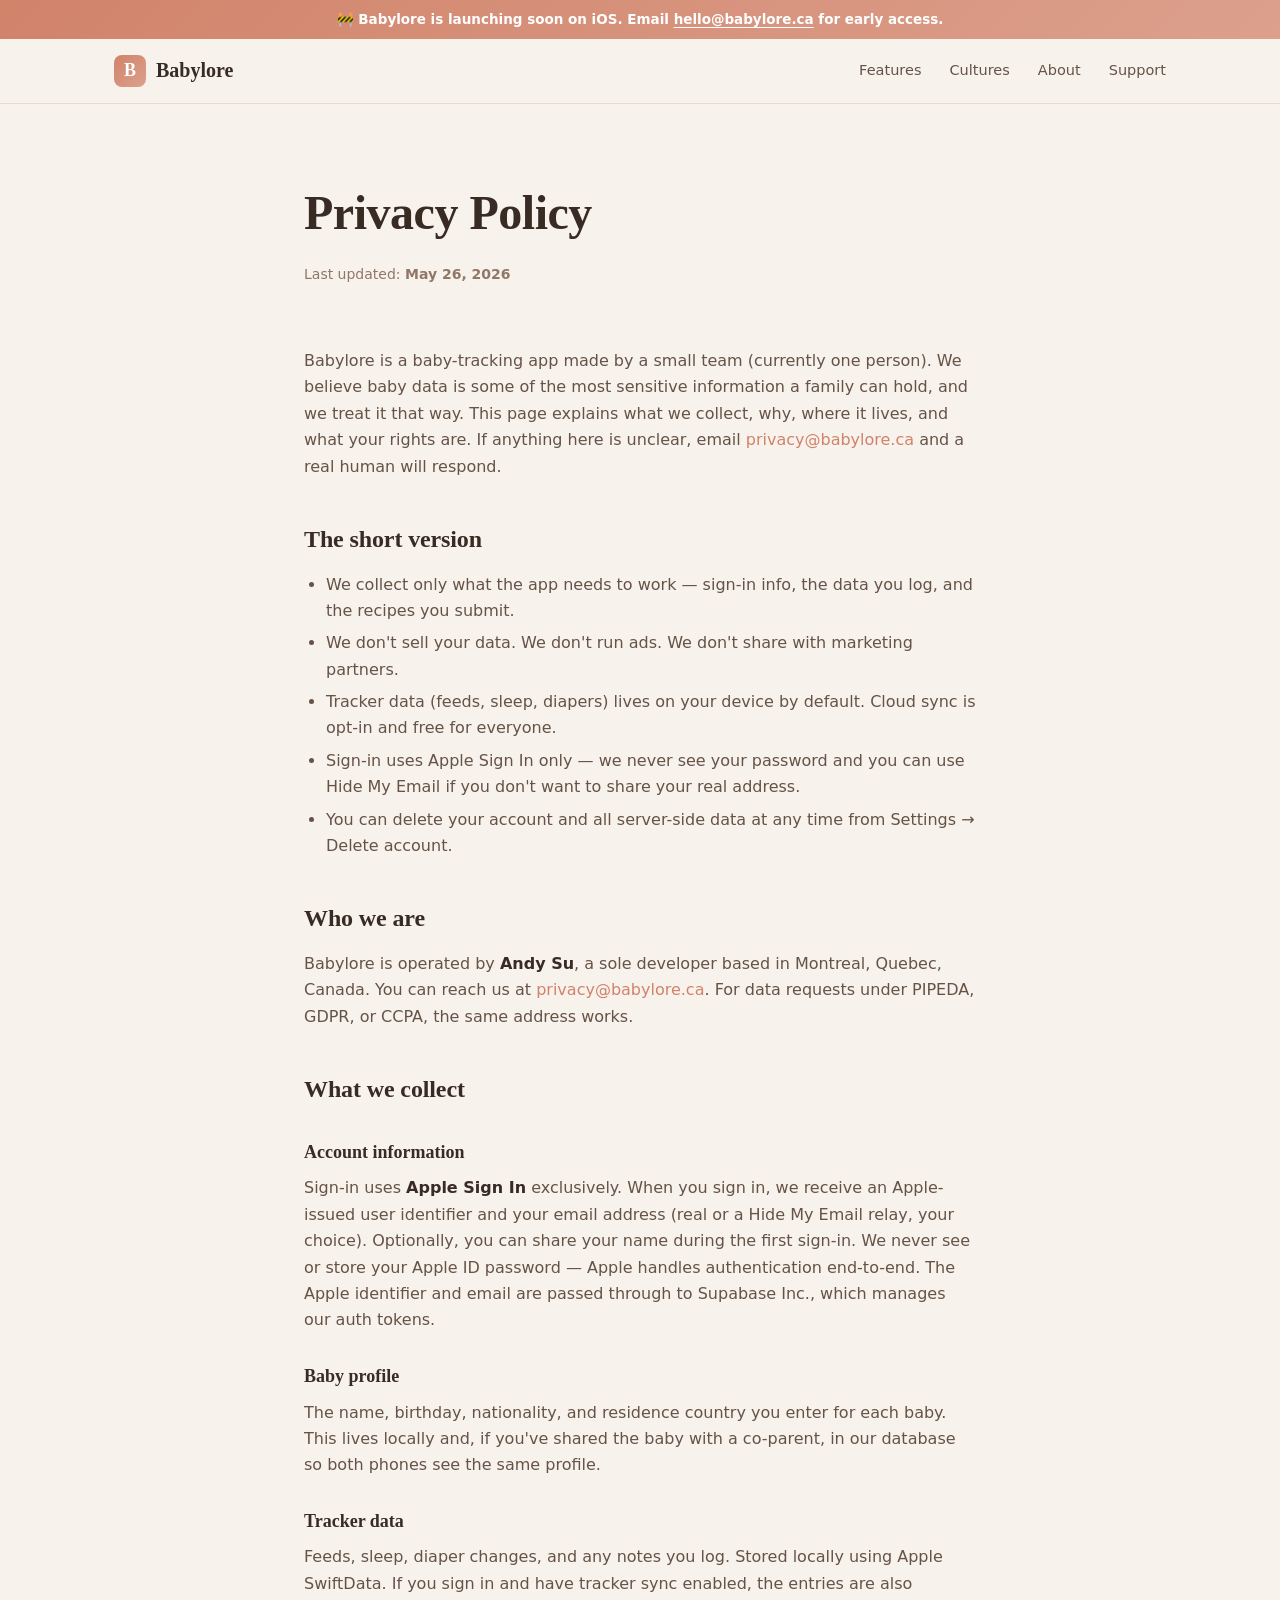
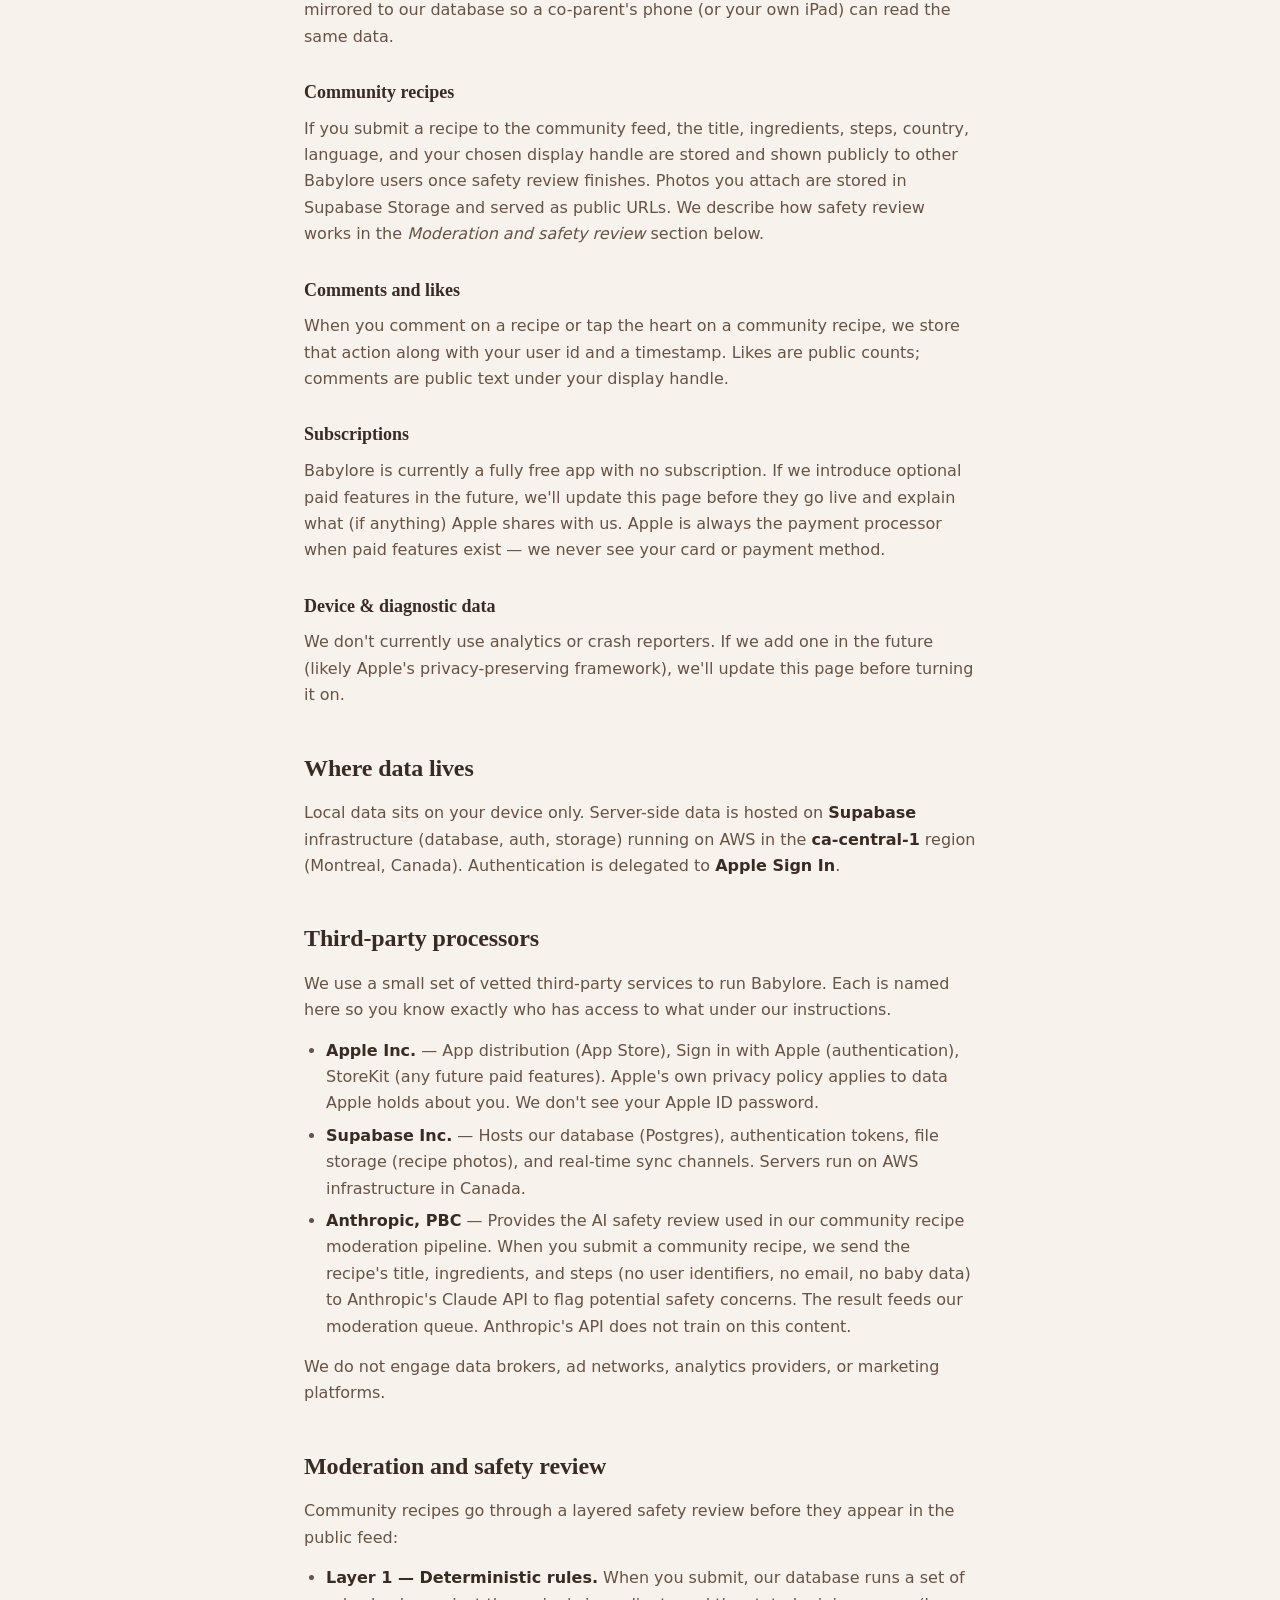
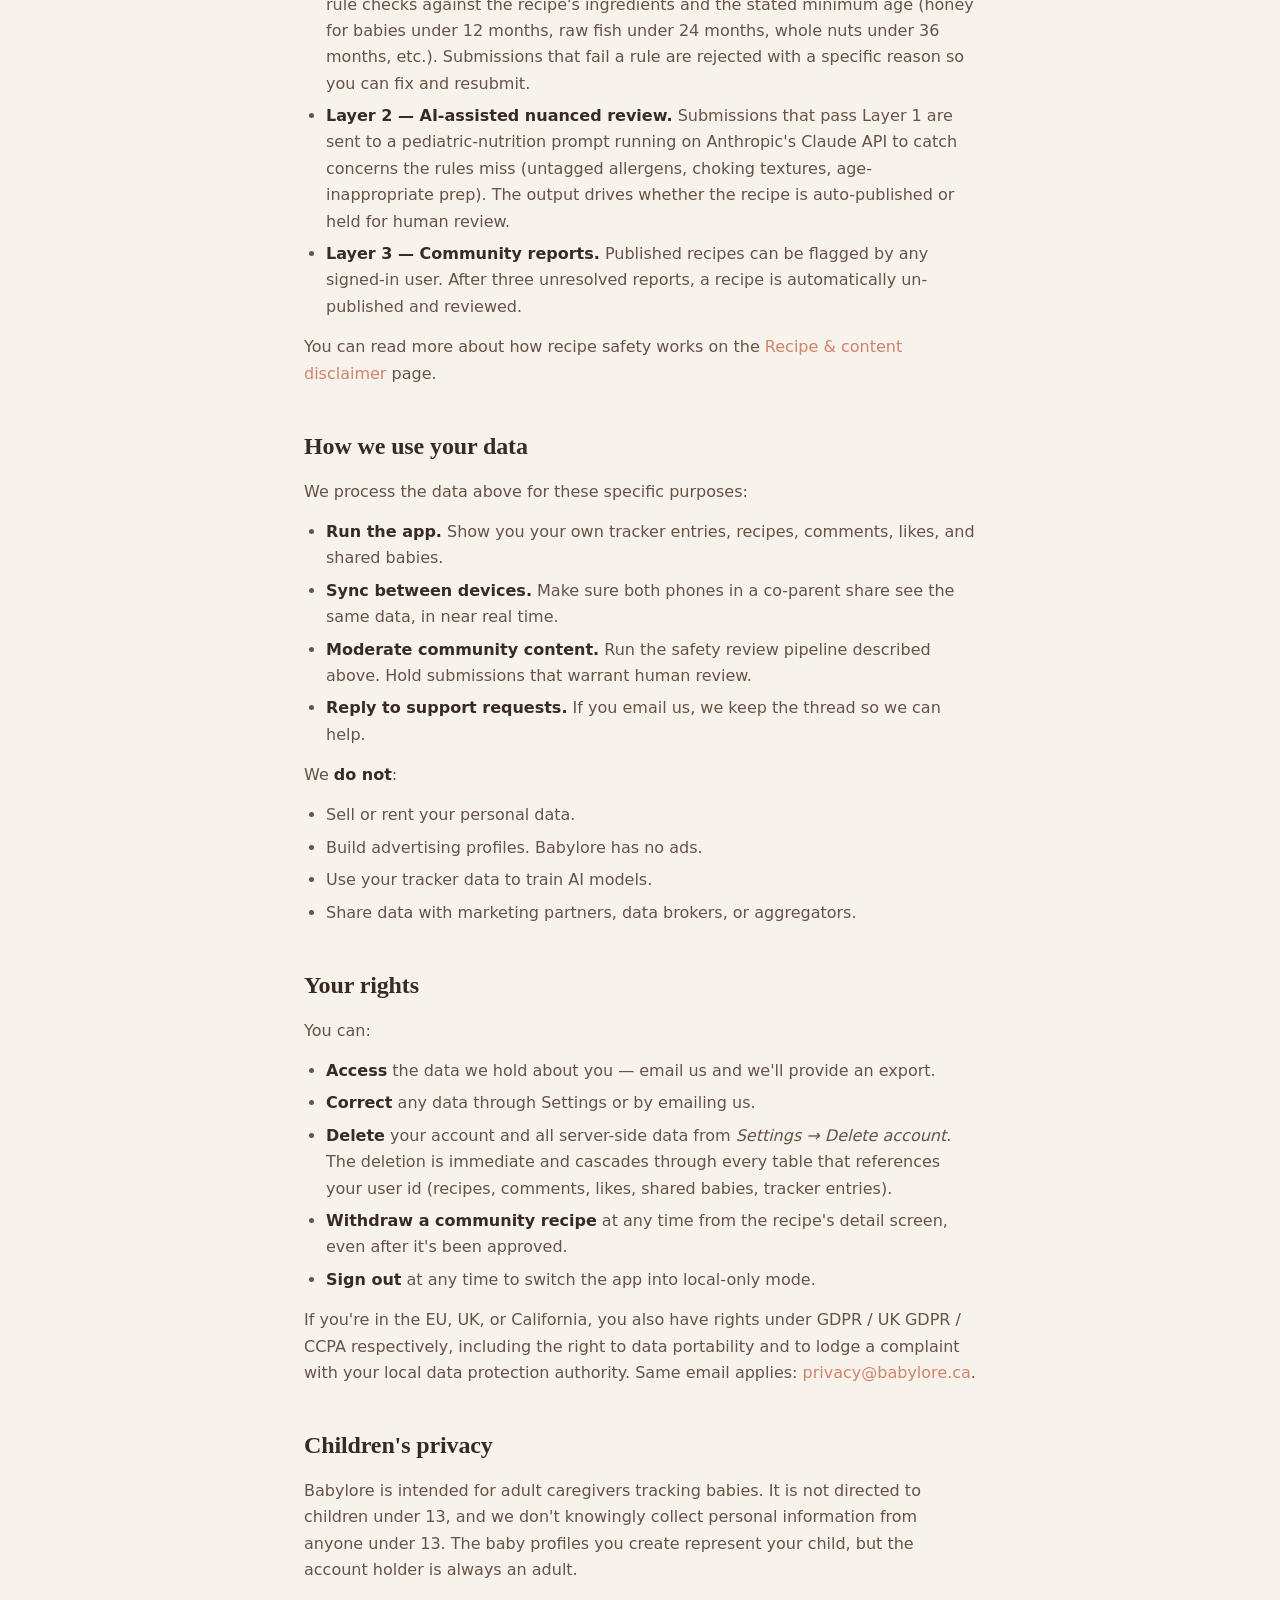
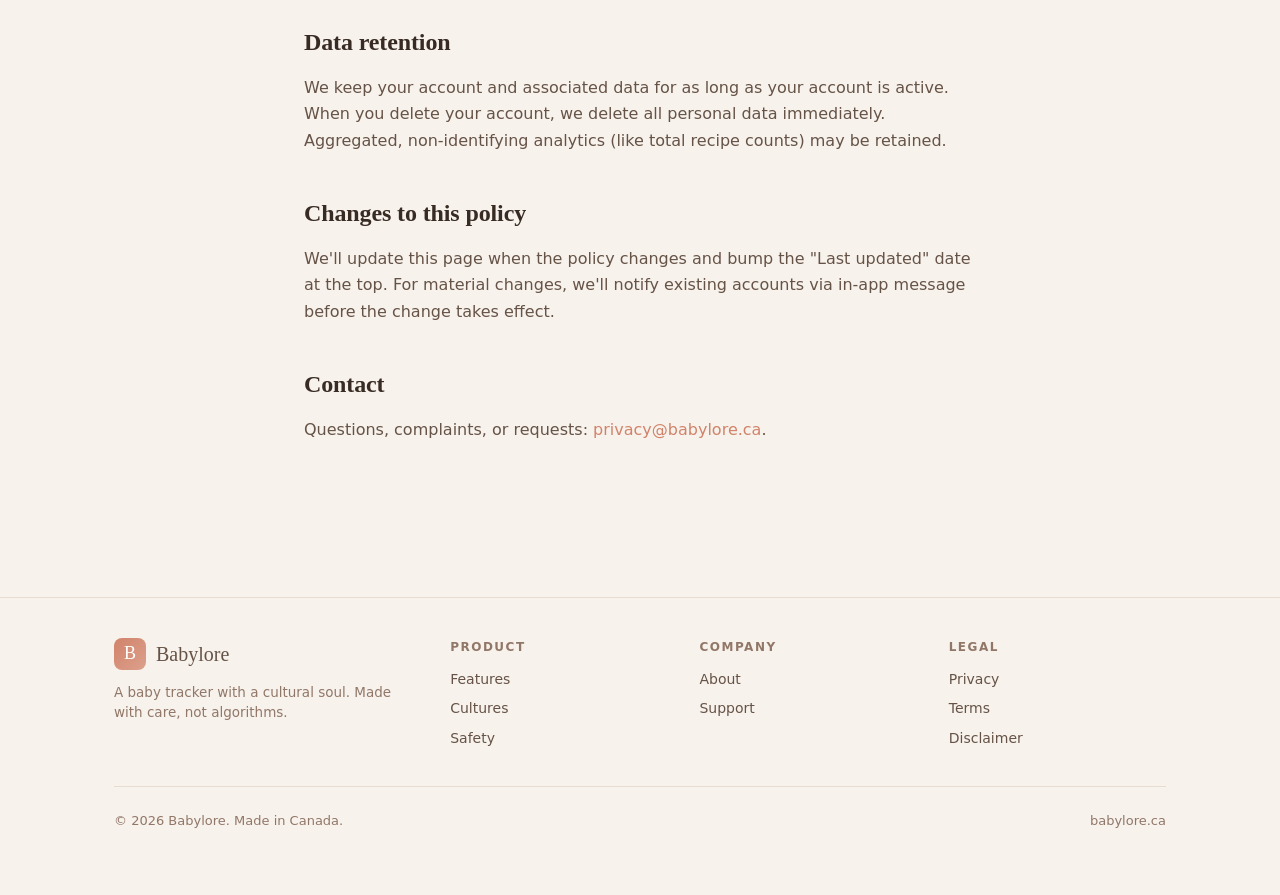
<file: privacy.html>
<!doctype html>
<html lang="en">
<head>
  <meta charset="utf-8" />
  <meta name="viewport" content="width=device-width, initial-scale=1, viewport-fit=cover" />
  <title>Privacy Policy — Babylore</title>
  <meta name="description" content="How Babylore collects, uses, and protects your data. Plain English, no dark patterns." />
  <meta name="theme-color" content="#F7F2EC" media="(prefers-color-scheme: light)" />
  <meta name="theme-color" content="#12100D" media="(prefers-color-scheme: dark)" />
  <link rel="icon" href="/favicon.svg" type="image/svg+xml" />
  <link rel="stylesheet" href="/style.css" />

  <link rel="canonical" href="https://babylore.ca/privacy.html" />

  <meta property="og:title" content="Privacy Policy — Babylore" />
  <meta property="og:description" content="How Babylore collects, uses, and protects your data. Plain English, no dark patterns." />
  <meta property="og:url" content="https://babylore.ca/privacy.html" />
  <meta property="og:type" content="article" />
  <meta property="og:image" content="https://babylore.ca/og-image.png" />
  <meta property="og:image:width" content="1200" />
  <meta property="og:image:height" content="630" />
  <meta property="og:site_name" content="Babylore" />

  <meta name="twitter:card" content="summary_large_image" />
  <meta name="twitter:title" content="Privacy Policy — Babylore" />
  <meta name="twitter:description" content="How Babylore collects, uses, and protects your data. Plain English, no dark patterns." />
  <meta name="twitter:image" content="https://babylore.ca/og-image.png" />

  <script type="application/ld+json">
  {
    "@context": "https://schema.org",
    "@type": "WebPage",
    "headline": "Privacy Policy — Babylore",
    "description": "How Babylore collects, uses, and protects your data. Plain English, no dark patterns.",
    "url": "https://babylore.ca/privacy.html",
    "publisher": {
      "@type": "Organization",
      "name": "Babylore",
      "url": "https://babylore.ca/"
    },
    "inLanguage": "en"
  }
  </script>
</head>
<body>
  <!-- Pre-launch banner. Drop the whole element on the day the App
       Store goes live; nothing else depends on it. -->
  <div class="launch-banner">
    🚧 Babylore is launching soon on iOS. Email
    <a href="mailto:hello@babylore.ca?subject=Babylore%20early%20access">hello@babylore.ca</a>
    for early access.
  </div>

  <header class="site-header">
    <div class="container nav">
      <a href="/" class="brand">
        <span class="brand-mark">B</span>
        <span>Babylore</span>
      </a>
      <ul class="nav-links">
        <li><a href="/#features">Features</a></li>
        <li><a href="/#cultures">Cultures</a></li>
        <li><a href="/about.html">About</a></li>
        <li><a href="/support.html">Support</a></li>
      </ul>
    </div>
  </header>

  <main>
    <header class="page-header">
      <div class="container-narrow">
        <h1>Privacy Policy</h1>
        <p class="updated">Last updated: <strong>May 26, 2026</strong></p>
      </div>
    </header>

    <section class="prose">
      <div class="container-narrow">

        <p>
          Babylore is a baby-tracking app made by a small team (currently one
          person). We believe baby data is some of the most sensitive
          information a family can hold, and we treat it that way. This page
          explains what we collect, why, where it lives, and what your rights
          are. If anything here is unclear, email
          <a href="mailto:privacy@babylore.ca">privacy@babylore.ca</a> and a
          real human will respond.
        </p>

        <h2>The short version</h2>
        <ul>
          <li>We collect only what the app needs to work — sign-in info, the data you log, and the recipes you submit.</li>
          <li>We don't sell your data. We don't run ads. We don't share with marketing partners.</li>
          <li>Tracker data (feeds, sleep, diapers) lives on your device by default. Cloud sync is opt-in and free for everyone.</li>
          <li>Sign-in uses Apple Sign In only — we never see your password and you can use Hide My Email if you don't want to share your real address.</li>
          <li>You can delete your account and all server-side data at any time from Settings → Delete account.</li>
        </ul>

        <h2>Who we are</h2>
        <p>
          Babylore is operated by <strong>Andy Su</strong>, a sole
          developer based in Montreal, Quebec, Canada. You can reach us at
          <a href="mailto:privacy@babylore.ca">privacy@babylore.ca</a>. For data
          requests under PIPEDA, GDPR, or CCPA, the same address works.
        </p>

        <h2>What we collect</h2>

        <h3>Account information</h3>
        <p>
          Sign-in uses <strong>Apple Sign In</strong> exclusively. When you
          sign in, we receive an Apple-issued user identifier and your email
          address (real or a Hide My Email relay, your choice). Optionally,
          you can share your name during the first sign-in. We never see or
          store your Apple ID password — Apple handles authentication
          end-to-end. The Apple identifier and email are passed through to
          Supabase Inc., which manages our auth tokens.
        </p>

        <h3>Baby profile</h3>
        <p>
          The name, birthday, nationality, and residence country you enter for
          each baby. This lives locally and, if you've shared the baby with a
          co-parent, in our database so both phones see the same profile.
        </p>

        <h3>Tracker data</h3>
        <p>
          Feeds, sleep, diaper changes, and any notes you log. Stored locally
          using Apple SwiftData. If you sign in and have tracker sync enabled,
          the entries are also mirrored to our database so a co-parent's phone
          (or your own iPad) can read the same data.
        </p>

        <h3>Community recipes</h3>
        <p>
          If you submit a recipe to the community feed, the title, ingredients,
          steps, country, language, and your chosen display handle are stored
          and shown publicly to other Babylore users once safety review
          finishes. Photos you attach are stored in Supabase Storage and served
          as public URLs. We describe how safety review works in the
          <em>Moderation and safety review</em> section below.
        </p>

        <h3>Comments and likes</h3>
        <p>
          When you comment on a recipe or tap the heart on a community recipe,
          we store that action along with your user id and a timestamp. Likes
          are public counts; comments are public text under your display
          handle.
        </p>

        <h3>Subscriptions</h3>
        <p>
          Babylore is currently a fully free app with no subscription. If we
          introduce optional paid features in the future, we'll update this
          page before they go live and explain what (if anything) Apple
          shares with us. Apple is always the payment processor when paid
          features exist — we never see your card or payment method.
        </p>

        <h3>Device & diagnostic data</h3>
        <p>
          We don't currently use analytics or crash reporters. If we add one
          in the future (likely Apple's privacy-preserving framework), we'll
          update this page before turning it on.
        </p>

        <h2>Where data lives</h2>
        <p>
          Local data sits on your device only. Server-side data is hosted on
          <strong>Supabase</strong> infrastructure (database, auth, storage)
          running on AWS in the <strong>ca-central-1</strong> region (Montreal,
          Canada). Authentication is delegated to <strong>Apple Sign In</strong>.
        </p>

        <h2>Third-party processors</h2>
        <p>
          We use a small set of vetted third-party services to run Babylore.
          Each is named here so you know exactly who has access to what under
          our instructions.
        </p>
        <ul>
          <li><strong>Apple Inc.</strong> — App distribution (App Store), Sign in with Apple (authentication), StoreKit (any future paid features). Apple's own privacy policy applies to data Apple holds about you. We don't see your Apple ID password.</li>
          <li><strong>Supabase Inc.</strong> — Hosts our database (Postgres), authentication tokens, file storage (recipe photos), and real-time sync channels. Servers run on AWS infrastructure in Canada.</li>
          <li><strong>Anthropic, PBC</strong> — Provides the AI safety review used in our community recipe moderation pipeline. When you submit a community recipe, we send the recipe's title, ingredients, and steps (no user identifiers, no email, no baby data) to Anthropic's Claude API to flag potential safety concerns. The result feeds our moderation queue. Anthropic's API does not train on this content.</li>
        </ul>
        <p>
          We do not engage data brokers, ad networks, analytics providers, or
          marketing platforms.
        </p>

        <h2>Moderation and safety review</h2>
        <p>
          Community recipes go through a layered safety review before they
          appear in the public feed:
        </p>
        <ul>
          <li><strong>Layer 1 — Deterministic rules.</strong> When you submit, our database runs a set of rule checks against the recipe's ingredients and the stated minimum age (honey for babies under 12 months, raw fish under 24 months, whole nuts under 36 months, etc.). Submissions that fail a rule are rejected with a specific reason so you can fix and resubmit.</li>
          <li><strong>Layer 2 — AI-assisted nuanced review.</strong> Submissions that pass Layer 1 are sent to a pediatric-nutrition prompt running on Anthropic's Claude API to catch concerns the rules miss (untagged allergens, choking textures, age-inappropriate prep). The output drives whether the recipe is auto-published or held for human review.</li>
          <li><strong>Layer 3 — Community reports.</strong> Published recipes can be flagged by any signed-in user. After three unresolved reports, a recipe is automatically un-published and reviewed.</li>
        </ul>
        <p>
          You can read more about how recipe safety works on the
          <a href="/disclaimer.html">Recipe & content disclaimer</a> page.
        </p>

        <h2>How we use your data</h2>
        <p>We process the data above for these specific purposes:</p>
        <ul>
          <li><strong>Run the app.</strong> Show you your own tracker entries, recipes, comments, likes, and shared babies.</li>
          <li><strong>Sync between devices.</strong> Make sure both phones in a co-parent share see the same data, in near real time.</li>
          <li><strong>Moderate community content.</strong> Run the safety review pipeline described above. Hold submissions that warrant human review.</li>
          <li><strong>Reply to support requests.</strong> If you email us, we keep the thread so we can help.</li>
        </ul>
        <p>
          We <strong>do not</strong>:
        </p>
        <ul>
          <li>Sell or rent your personal data.</li>
          <li>Build advertising profiles. Babylore has no ads.</li>
          <li>Use your tracker data to train AI models.</li>
          <li>Share data with marketing partners, data brokers, or aggregators.</li>
        </ul>

        <h2>Your rights</h2>
        <p>
          You can:
        </p>
        <ul>
          <li><strong>Access</strong> the data we hold about you — email us and we'll provide an export.</li>
          <li><strong>Correct</strong> any data through Settings or by emailing us.</li>
          <li><strong>Delete</strong> your account and all server-side data from <em>Settings → Delete account</em>. The deletion is immediate and cascades through every table that references your user id (recipes, comments, likes, shared babies, tracker entries).</li>
          <li><strong>Withdraw a community recipe</strong> at any time from the recipe's detail screen, even after it's been approved.</li>
          <li><strong>Sign out</strong> at any time to switch the app into local-only mode.</li>
        </ul>
        <p>
          If you're in the EU, UK, or California, you also have rights under
          GDPR / UK GDPR / CCPA respectively, including the right to data
          portability and to lodge a complaint with your local data protection
          authority. Same email applies:
          <a href="mailto:privacy@babylore.ca">privacy@babylore.ca</a>.
        </p>

        <h2>Children's privacy</h2>
        <p>
          Babylore is intended for adult caregivers tracking babies. It is not
          directed to children under 13, and we don't knowingly collect
          personal information from anyone under 13. The baby profiles you
          create represent your child, but the account holder is always an
          adult.
        </p>

        <h2>Data retention</h2>
        <p>
          We keep your account and associated data for as long as your account
          is active. When you delete your account, we delete all personal data
          immediately. Aggregated, non-identifying analytics (like total
          recipe counts) may be retained.
        </p>

        <h2>Changes to this policy</h2>
        <p>
          We'll update this page when the policy changes and bump the "Last
          updated" date at the top. For material changes, we'll notify
          existing accounts via in-app message before the change takes effect.
        </p>

        <h2>Contact</h2>
        <p>
          Questions, complaints, or requests:
          <a href="mailto:privacy@babylore.ca">privacy@babylore.ca</a>.
        </p>

      </div>
    </section>

  </main>

  <footer class="site-footer">
    <div class="container">
      <div class="footer-grid">
        <div class="footer-col footer-brand">
          <a href="/" class="brand">
            <span class="brand-mark">B</span>
            <span>Babylore</span>
          </a>
          <p>A baby tracker with a cultural soul. Made with care, not algorithms.</p>
        </div>
        <div class="footer-col">
          <h4>Product</h4>
          <ul>
            <li><a href="/#features">Features</a></li>
            <li><a href="/#cultures">Cultures</a></li>
            <li><a href="/safety.html">Safety</a></li>
          </ul>
        </div>
        <div class="footer-col">
          <h4>Company</h4>
          <ul>
            <li><a href="/about.html">About</a></li>
            <li><a href="/support.html">Support</a></li>
          </ul>
        </div>
        <div class="footer-col">
          <h4>Legal</h4>
          <ul>
            <li><a href="/privacy.html">Privacy</a></li>
            <li><a href="/terms.html">Terms</a></li>
            <li><a href="/disclaimer.html">Disclaimer</a></li>
          </ul>
        </div>
      </div>
      <div class="footer-meta">
        <span>&copy; 2026 Babylore. Made in Canada.</span>
        <span>babylore.ca</span>
      </div>
    </div>
  </footer>

</body>
</html>
</file>
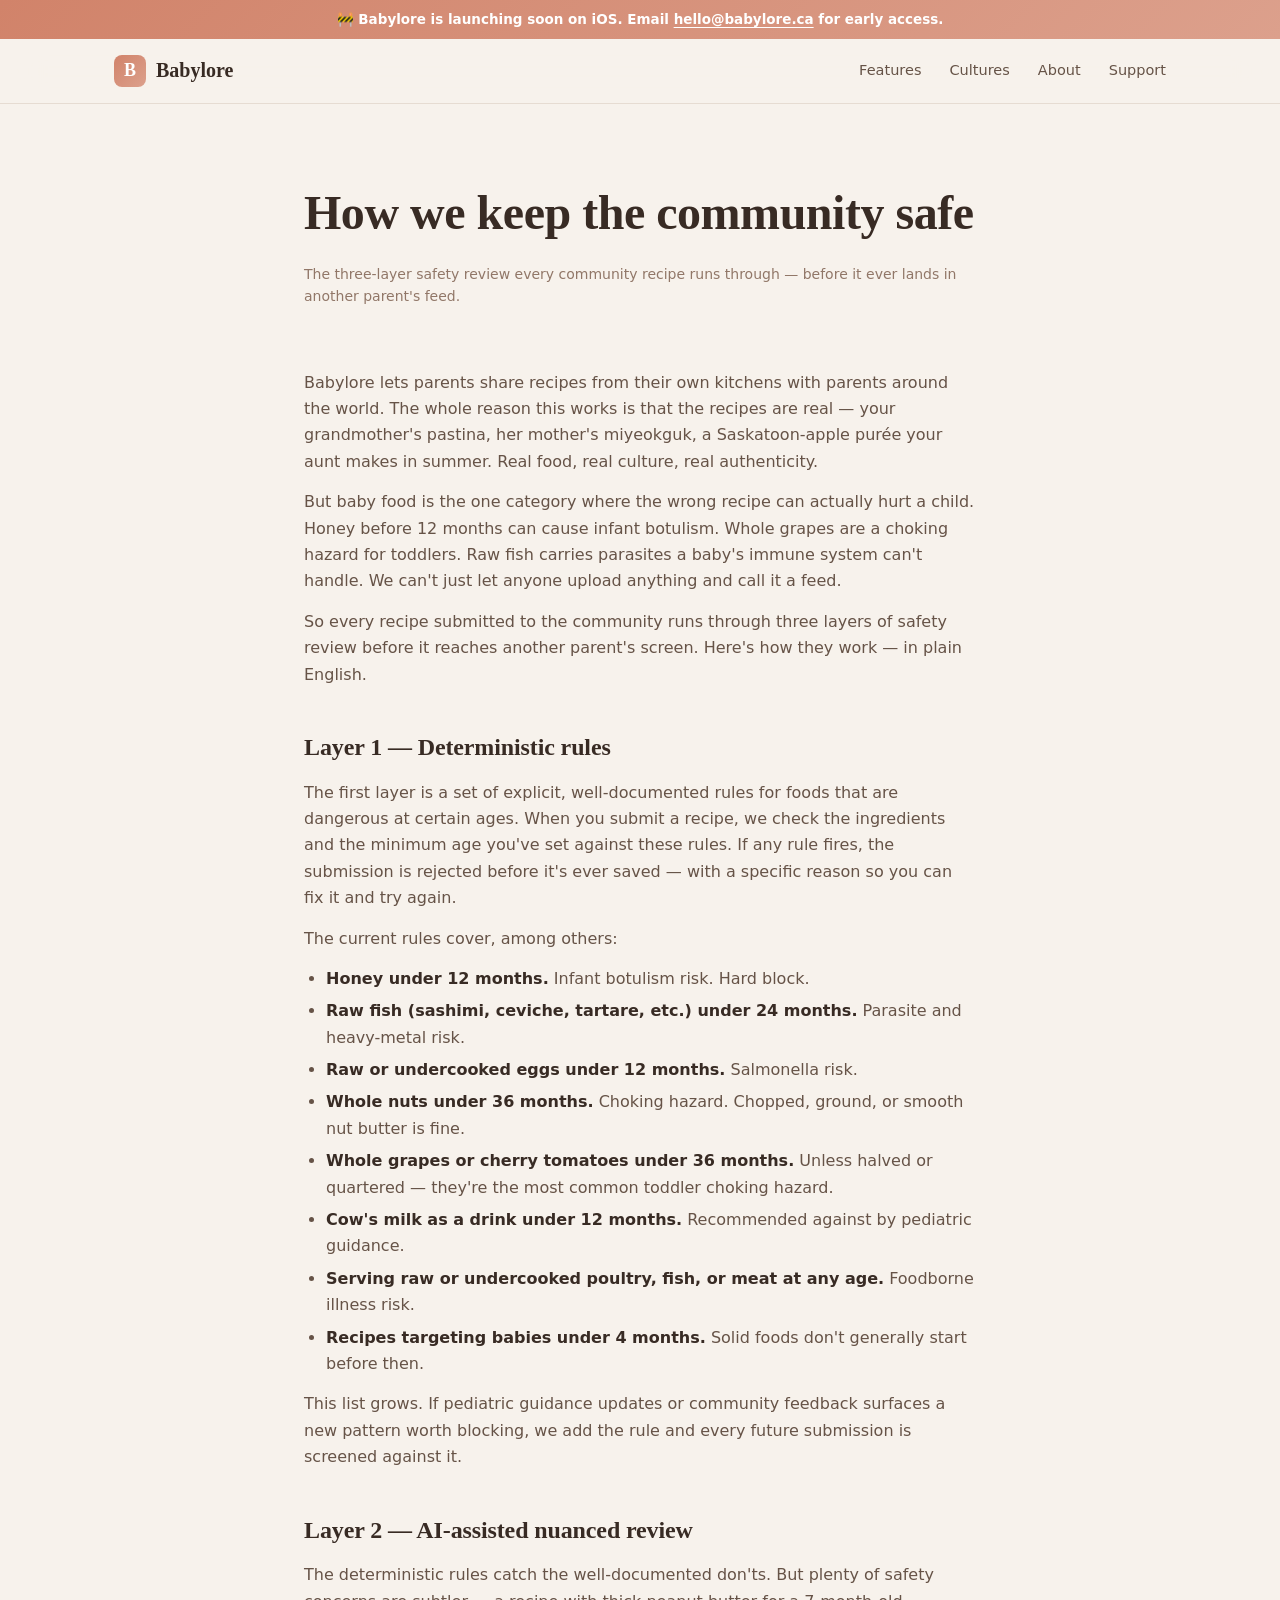
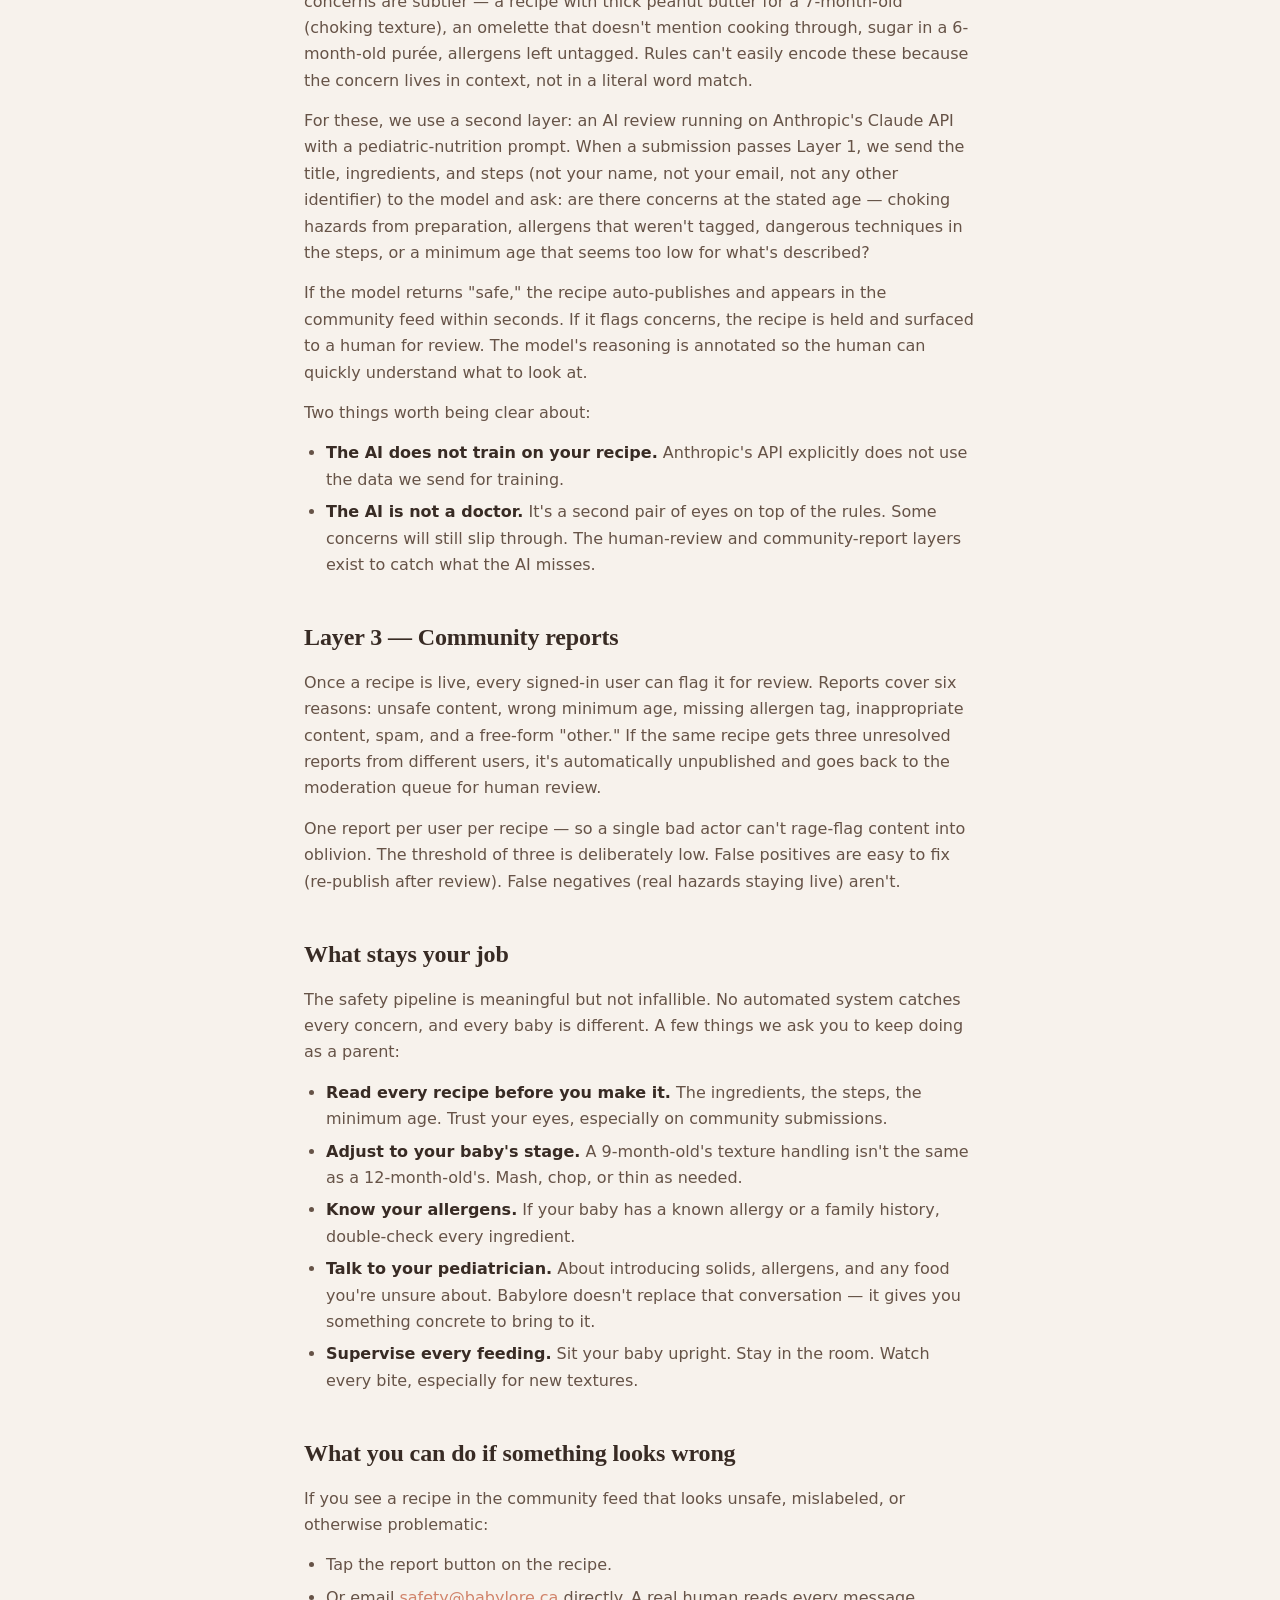
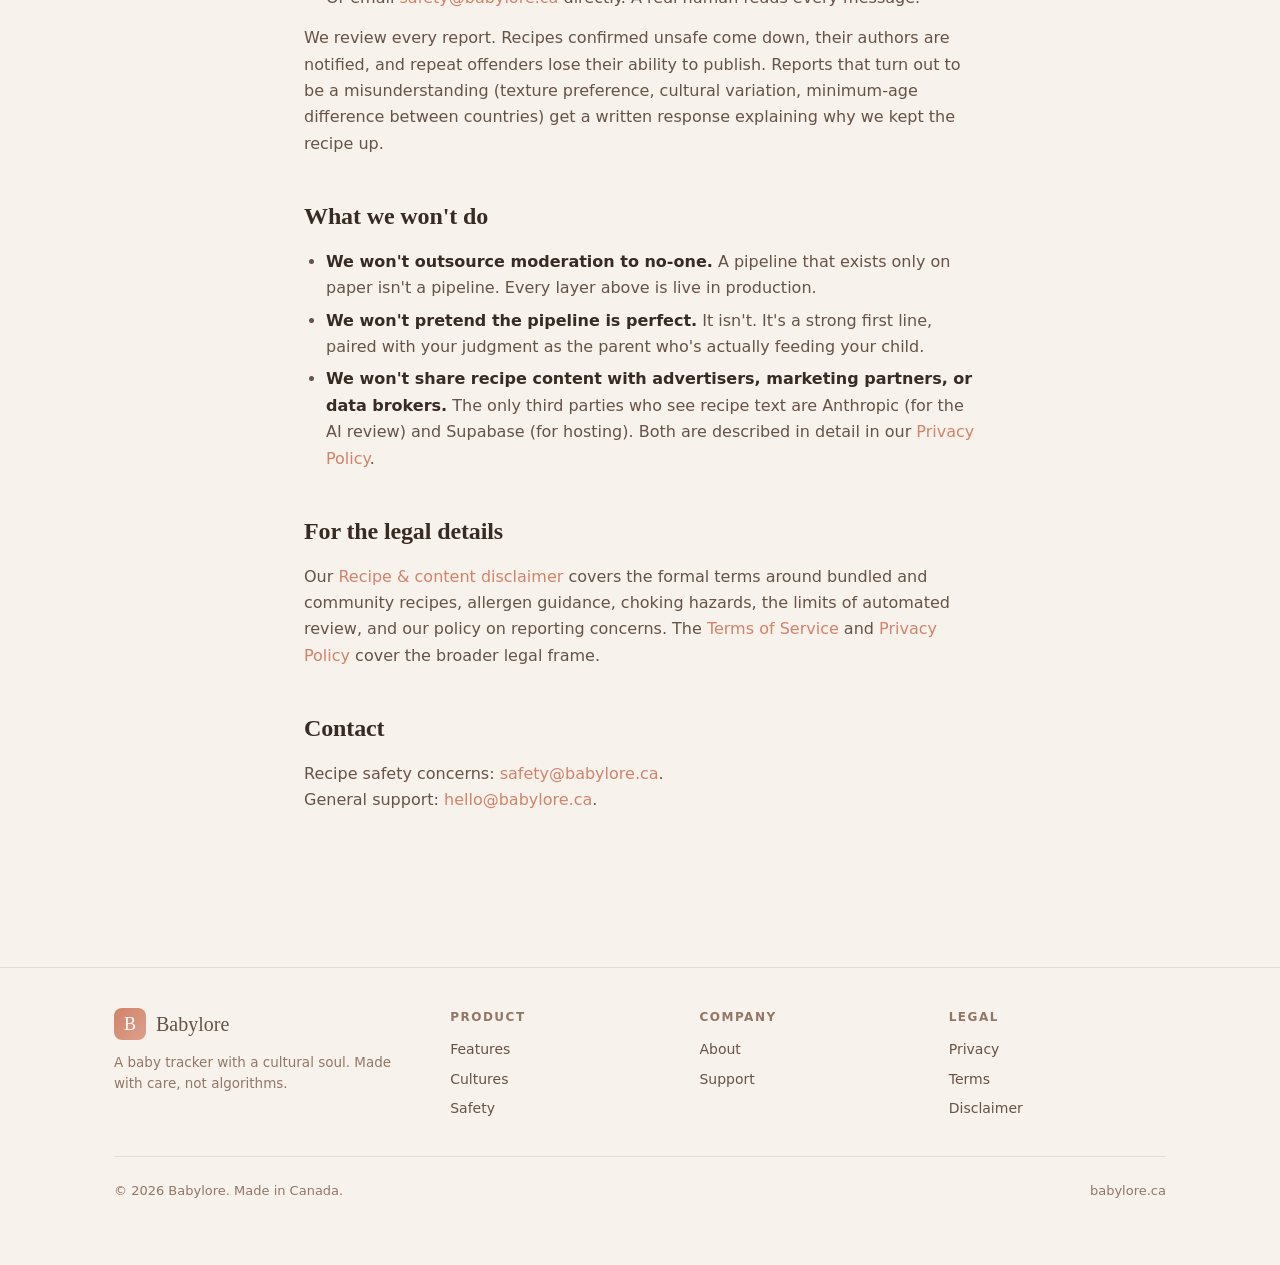
<file: safety.html>
<!doctype html>
<html lang="en">
<head>
  <meta charset="utf-8" />
  <meta name="viewport" content="width=device-width, initial-scale=1, viewport-fit=cover" />
  <title>How we keep the community safe — Babylore</title>
  <meta name="description" content="Babylore's three-layer safety review for community recipes — deterministic rules, AI-assisted review, and community reports. Plain English." />
  <meta name="theme-color" content="#F7F2EC" media="(prefers-color-scheme: light)" />
  <meta name="theme-color" content="#12100D" media="(prefers-color-scheme: dark)" />

  <!-- Open Graph -->
  <meta property="og:title" content="How Babylore keeps the community safe" />
  <meta property="og:description" content="The three-layer safety review every community recipe goes through before it reaches another parent's feed." />
  <meta property="og:url" content="https://babylore.ca/safety.html" />
  <meta property="og:type" content="article" />

  <link rel="icon" href="/favicon.svg" type="image/svg+xml" />
  <link rel="stylesheet" href="/style.css" />

  <link rel="canonical" href="https://babylore.ca/safety.html" />

  <meta property="og:title" content="How we keep the community safe — Babylore" />
  <meta property="og:description" content="Babylore's three-layer safety review for community recipes — deterministic rules, AI-assisted review, and community reports. Plain English." />
  <meta property="og:url" content="https://babylore.ca/safety.html" />
  <meta property="og:type" content="article" />
  <meta property="og:image" content="https://babylore.ca/og-image.png" />
  <meta property="og:image:width" content="1200" />
  <meta property="og:image:height" content="630" />
  <meta property="og:site_name" content="Babylore" />

  <meta name="twitter:card" content="summary_large_image" />
  <meta name="twitter:title" content="How we keep the community safe — Babylore" />
  <meta name="twitter:description" content="Babylore's three-layer safety review for community recipes — deterministic rules, AI-assisted review, and community reports. Plain English." />
  <meta name="twitter:image" content="https://babylore.ca/og-image.png" />

  <script type="application/ld+json">
  {
    "@context": "https://schema.org",
    "@type": "Article",
    "headline": "How we keep the community safe — Babylore",
    "description": "Babylore's three-layer safety review for community recipes — deterministic rules, AI-assisted review, and community reports. Plain English.",
    "url": "https://babylore.ca/safety.html",
    "publisher": {
      "@type": "Organization",
      "name": "Babylore",
      "url": "https://babylore.ca/"
    },
    "inLanguage": "en"
  }
  </script>
</head>
<body>
  <!-- Pre-launch banner. Drop the whole element on the day the App
       Store goes live; nothing else depends on it. -->
  <div class="launch-banner">
    🚧 Babylore is launching soon on iOS. Email
    <a href="mailto:hello@babylore.ca?subject=Babylore%20early%20access">hello@babylore.ca</a>
    for early access.
  </div>

  <header class="site-header">
    <div class="container nav">
      <a href="/" class="brand">
        <span class="brand-mark">B</span>
        <span>Babylore</span>
      </a>
      <ul class="nav-links">
        <li><a href="/#features">Features</a></li>
        <li><a href="/#cultures">Cultures</a></li>
        <li><a href="/about.html">About</a></li>
        <li><a href="/support.html">Support</a></li>
      </ul>
    </div>
  </header>

  <main>
    <header class="page-header">
      <div class="container-narrow">
        <h1>How we keep the community safe</h1>
        <p class="updated">
          The three-layer safety review every community recipe runs through —
          before it ever lands in another parent's feed.
        </p>
      </div>
    </header>

    <section class="prose">
      <div class="container-narrow">

        <p>
          Babylore lets parents share recipes from their own kitchens with
          parents around the world. The whole reason this works is that the
          recipes are real — your grandmother's pastina, her mother's
          miyeokguk, a Saskatoon-apple purée your aunt makes in summer.
          Real food, real culture, real authenticity.
        </p>

        <p>
          But baby food is the one category where the wrong recipe can
          actually hurt a child. Honey before 12 months can cause infant
          botulism. Whole grapes are a choking hazard for toddlers. Raw
          fish carries parasites a baby's immune system can't handle. We
          can't just let anyone upload anything and call it a feed.
        </p>

        <p>
          So every recipe submitted to the community runs through three
          layers of safety review before it reaches another parent's
          screen. Here's how they work — in plain English.
        </p>

        <h2>Layer 1 — Deterministic rules</h2>

        <p>
          The first layer is a set of explicit, well-documented rules
          for foods that are dangerous at certain ages. When you submit
          a recipe, we check the ingredients and the minimum age you've
          set against these rules. If any rule fires, the submission is
          rejected before it's ever saved — with a specific reason so
          you can fix it and try again.
        </p>

        <p>The current rules cover, among others:</p>
        <ul>
          <li><strong>Honey under 12 months.</strong> Infant botulism risk. Hard block.</li>
          <li><strong>Raw fish (sashimi, ceviche, tartare, etc.) under 24 months.</strong> Parasite and heavy-metal risk.</li>
          <li><strong>Raw or undercooked eggs under 12 months.</strong> Salmonella risk.</li>
          <li><strong>Whole nuts under 36 months.</strong> Choking hazard. Chopped, ground, or smooth nut butter is fine.</li>
          <li><strong>Whole grapes or cherry tomatoes under 36 months.</strong> Unless halved or quartered — they're the most common toddler choking hazard.</li>
          <li><strong>Cow's milk as a drink under 12 months.</strong> Recommended against by pediatric guidance.</li>
          <li><strong>Serving raw or undercooked poultry, fish, or meat at any age.</strong> Foodborne illness risk.</li>
          <li><strong>Recipes targeting babies under 4 months.</strong> Solid foods don't generally start before then.</li>
        </ul>

        <p>
          This list grows. If pediatric guidance updates or community
          feedback surfaces a new pattern worth blocking, we add the
          rule and every future submission is screened against it.
        </p>

        <h2>Layer 2 — AI-assisted nuanced review</h2>

        <p>
          The deterministic rules catch the well-documented don'ts. But
          plenty of safety concerns are subtler — a recipe with thick
          peanut butter for a 7-month-old (choking texture), an omelette
          that doesn't mention cooking through, sugar in a 6-month-old
          purée, allergens left untagged. Rules can't easily encode
          these because the concern lives in context, not in a literal
          word match.
        </p>

        <p>
          For these, we use a second layer: an AI review running on
          Anthropic's Claude API with a pediatric-nutrition prompt. When
          a submission passes Layer 1, we send the title, ingredients,
          and steps (not your name, not your email, not any other
          identifier) to the model and ask: are there concerns at the
          stated age — choking hazards from preparation, allergens that
          weren't tagged, dangerous techniques in the steps, or a
          minimum age that seems too low for what's described?
        </p>

        <p>
          If the model returns "safe," the recipe auto-publishes and
          appears in the community feed within seconds. If it flags
          concerns, the recipe is held and surfaced to a human for
          review. The model's reasoning is annotated so the human can
          quickly understand what to look at.
        </p>

        <p>
          Two things worth being clear about:
        </p>
        <ul>
          <li><strong>The AI does not train on your recipe.</strong> Anthropic's API explicitly does not use the data we send for training.</li>
          <li><strong>The AI is not a doctor.</strong> It's a second pair of eyes on top of the rules. Some concerns will still slip through. The human-review and community-report layers exist to catch what the AI misses.</li>
        </ul>

        <h2>Layer 3 — Community reports</h2>

        <p>
          Once a recipe is live, every signed-in user can flag it for
          review. Reports cover six reasons: unsafe content, wrong
          minimum age, missing allergen tag, inappropriate content, spam,
          and a free-form "other." If the same recipe gets three
          unresolved reports from different users, it's automatically
          unpublished and goes back to the moderation queue for human
          review.
        </p>

        <p>
          One report per user per recipe — so a single bad actor can't
          rage-flag content into oblivion. The threshold of three is
          deliberately low. False positives are easy to fix
          (re-publish after review). False negatives (real hazards
          staying live) aren't.
        </p>

        <h2>What stays your job</h2>

        <p>
          The safety pipeline is meaningful but not infallible. No
          automated system catches every concern, and every baby is
          different. A few things we ask you to keep doing as a parent:
        </p>
        <ul>
          <li><strong>Read every recipe before you make it.</strong> The ingredients, the steps, the minimum age. Trust your eyes, especially on community submissions.</li>
          <li><strong>Adjust to your baby's stage.</strong> A 9-month-old's texture handling isn't the same as a 12-month-old's. Mash, chop, or thin as needed.</li>
          <li><strong>Know your allergens.</strong> If your baby has a known allergy or a family history, double-check every ingredient.</li>
          <li><strong>Talk to your pediatrician.</strong> About introducing solids, allergens, and any food you're unsure about. Babylore doesn't replace that conversation — it gives you something concrete to bring to it.</li>
          <li><strong>Supervise every feeding.</strong> Sit your baby upright. Stay in the room. Watch every bite, especially for new textures.</li>
        </ul>

        <h2>What you can do if something looks wrong</h2>

        <p>
          If you see a recipe in the community feed that looks unsafe,
          mislabeled, or otherwise problematic:
        </p>
        <ul>
          <li>Tap the report button on the recipe.</li>
          <li>Or email <a href="mailto:safety@babylore.ca">safety@babylore.ca</a> directly. A real human reads every message.</li>
        </ul>
        <p>
          We review every report. Recipes confirmed unsafe come down,
          their authors are notified, and repeat offenders lose their
          ability to publish. Reports that turn out to be a
          misunderstanding (texture preference, cultural variation,
          minimum-age difference between countries) get a written
          response explaining why we kept the recipe up.
        </p>

        <h2>What we won't do</h2>

        <ul>
          <li><strong>We won't outsource moderation to no-one.</strong> A pipeline that exists only on paper isn't a pipeline. Every layer above is live in production.</li>
          <li><strong>We won't pretend the pipeline is perfect.</strong> It isn't. It's a strong first line, paired with your judgment as the parent who's actually feeding your child.</li>
          <li><strong>We won't share recipe content with advertisers, marketing partners, or data brokers.</strong> The only third parties who see recipe text are Anthropic (for the AI review) and Supabase (for hosting). Both are described in detail in our <a href="/privacy.html">Privacy Policy</a>.</li>
        </ul>

        <h2>For the legal details</h2>

        <p>
          Our <a href="/disclaimer.html">Recipe & content disclaimer</a>
          covers the formal terms around bundled and community recipes,
          allergen guidance, choking hazards, the limits of automated
          review, and our policy on reporting concerns. The
          <a href="/terms.html">Terms of Service</a> and
          <a href="/privacy.html">Privacy Policy</a> cover the broader
          legal frame.
        </p>

        <h2>Contact</h2>
        <p>
          Recipe safety concerns:
          <a href="mailto:safety@babylore.ca">safety@babylore.ca</a>.<br />
          General support:
          <a href="mailto:hello@babylore.ca">hello@babylore.ca</a>.
        </p>

      </div>
    </section>

  </main>

  <footer class="site-footer">
    <div class="container">
      <div class="footer-grid">
        <div class="footer-col footer-brand">
          <a href="/" class="brand">
            <span class="brand-mark">B</span>
            <span>Babylore</span>
          </a>
          <p>A baby tracker with a cultural soul. Made with care, not algorithms.</p>
        </div>
        <div class="footer-col">
          <h4>Product</h4>
          <ul>
            <li><a href="/#features">Features</a></li>
            <li><a href="/#cultures">Cultures</a></li>
            <li><a href="/safety.html">Safety</a></li>
          </ul>
        </div>
        <div class="footer-col">
          <h4>Company</h4>
          <ul>
            <li><a href="/about.html">About</a></li>
            <li><a href="/support.html">Support</a></li>
          </ul>
        </div>
        <div class="footer-col">
          <h4>Legal</h4>
          <ul>
            <li><a href="/privacy.html">Privacy</a></li>
            <li><a href="/terms.html">Terms</a></li>
            <li><a href="/disclaimer.html">Disclaimer</a></li>
          </ul>
        </div>
      </div>
      <div class="footer-meta">
        <span>&copy; 2026 Babylore. Made in Canada.</span>
        <span>babylore.ca</span>
      </div>
    </div>
  </footer>

</body>
</html>
</file>
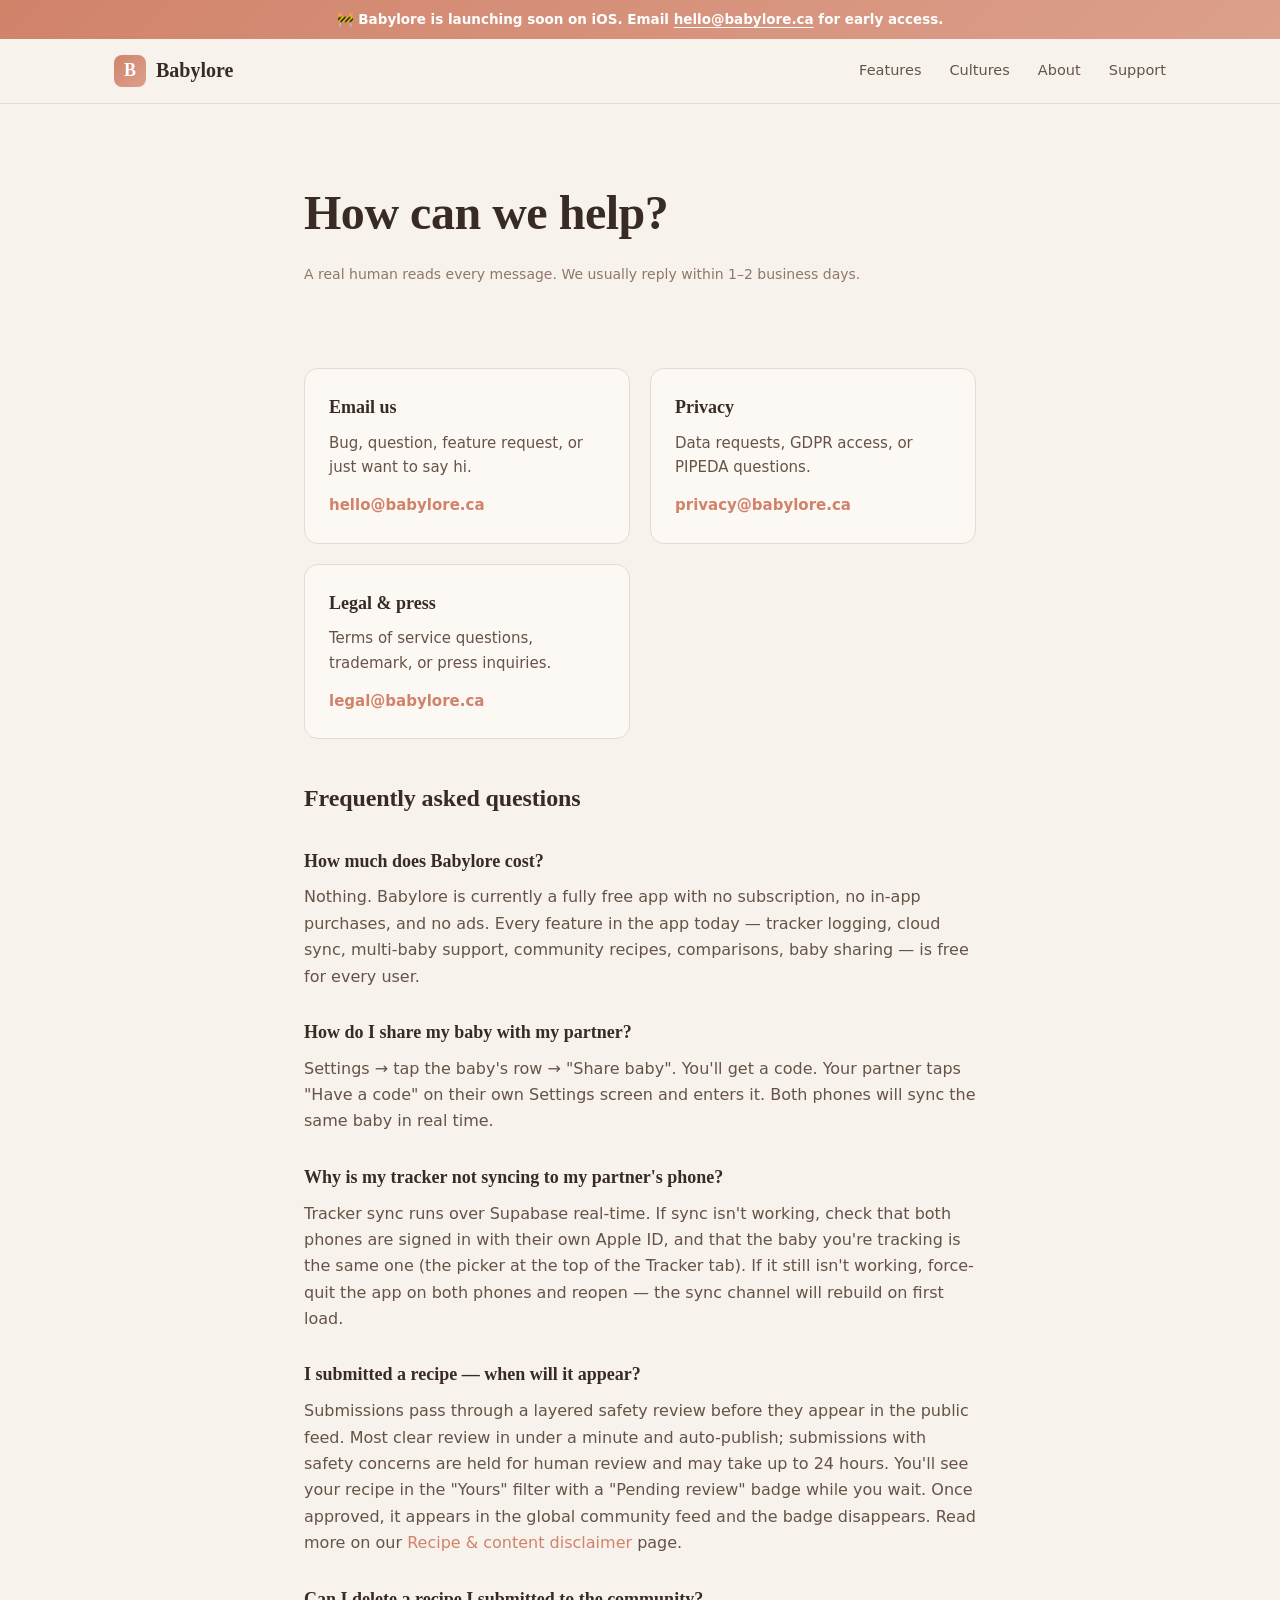
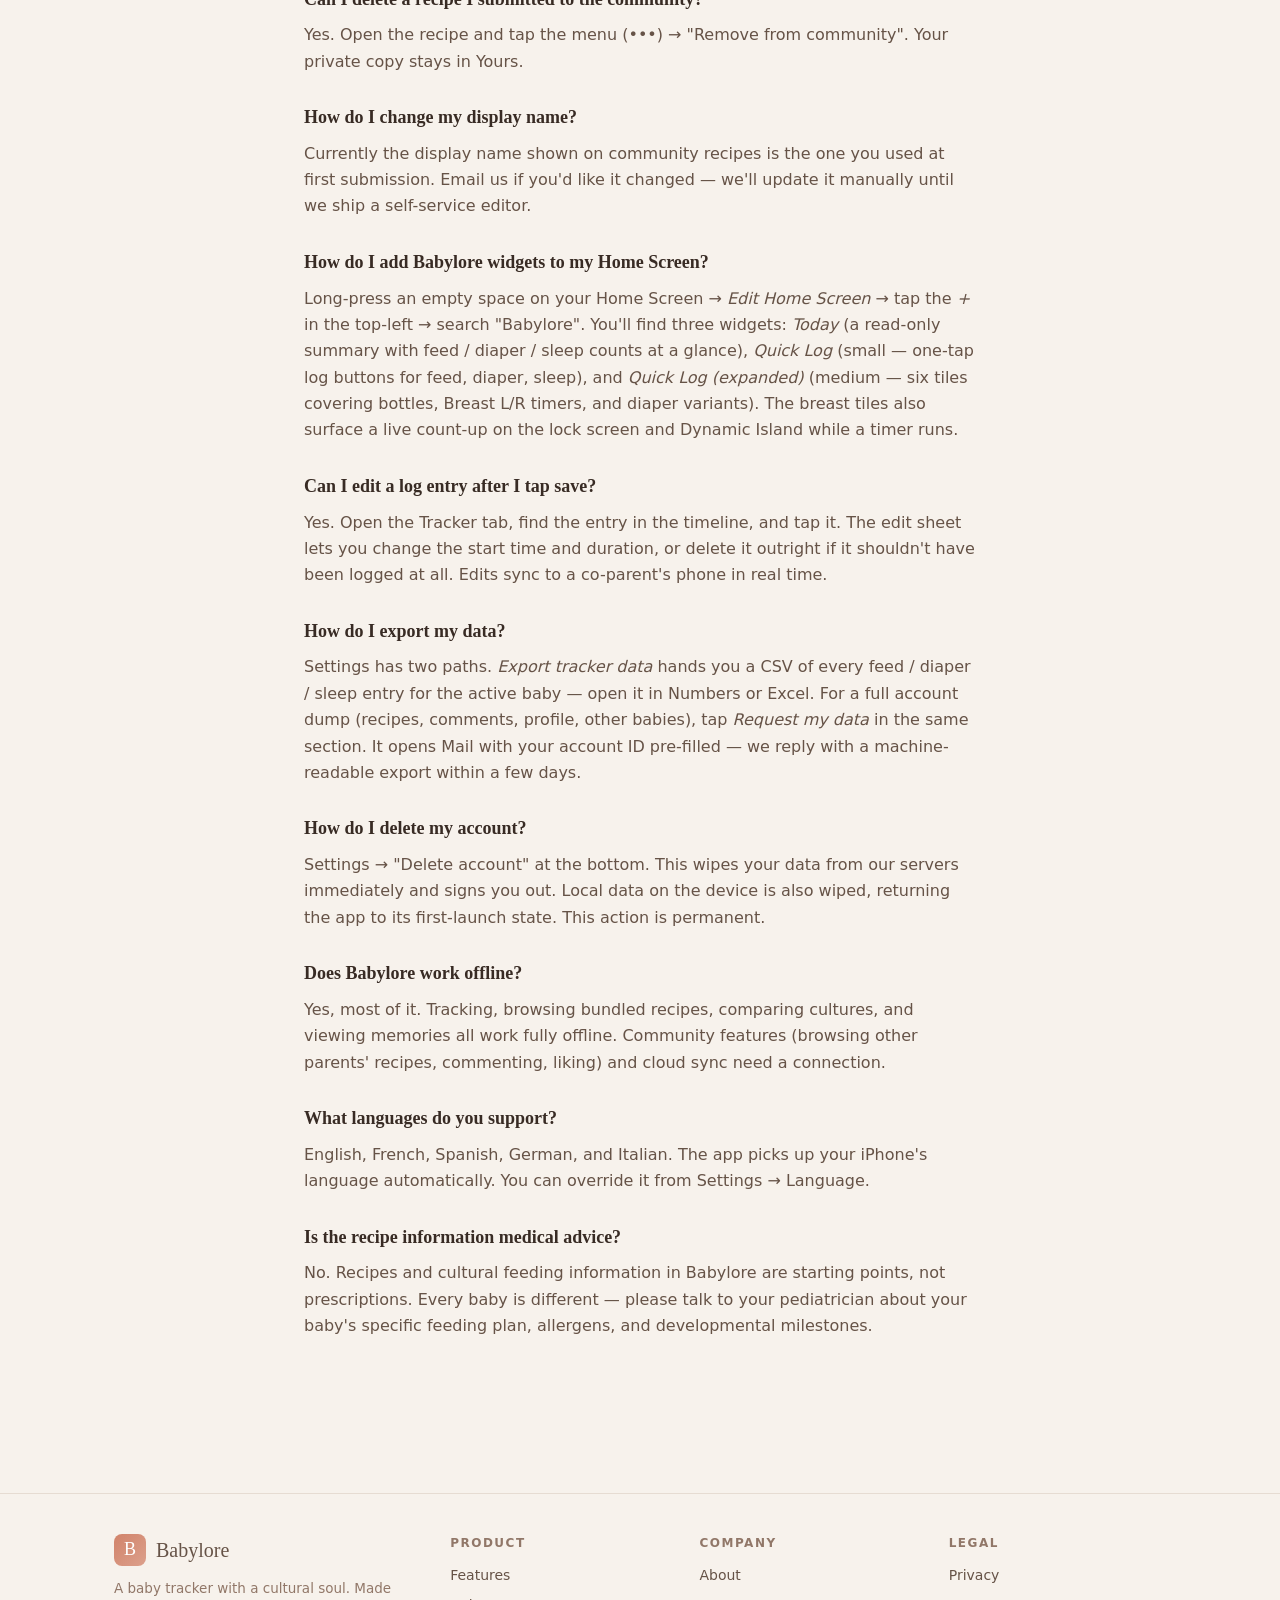
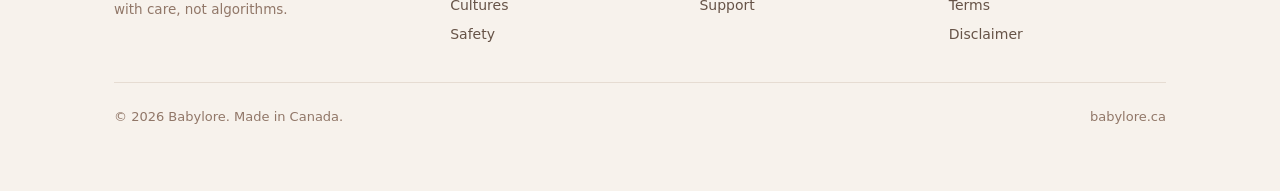
<file: support.html>
<!doctype html>
<html lang="en">
<head>
  <meta charset="utf-8" />
  <meta name="viewport" content="width=device-width, initial-scale=1, viewport-fit=cover" />
  <title>Support — Babylore</title>
  <meta name="description" content="Get help with Babylore. Common questions, troubleshooting, and a way to reach a real human." />
  <meta name="theme-color" content="#F7F2EC" media="(prefers-color-scheme: light)" />
  <meta name="theme-color" content="#12100D" media="(prefers-color-scheme: dark)" />

  <link rel="canonical" href="https://babylore.ca/support.html" />

  <meta property="og:title" content="Support — Babylore" />
  <meta property="og:description" content="Get help with Babylore. Common questions, troubleshooting, and a way to reach a real human." />
  <meta property="og:url" content="https://babylore.ca/support.html" />
  <meta property="og:type" content="website" />
  <meta property="og:image" content="https://babylore.ca/og-image.png" />
  <meta property="og:site_name" content="Babylore" />

  <meta name="twitter:card" content="summary_large_image" />
  <meta name="twitter:title" content="Support — Babylore" />
  <meta name="twitter:description" content="Common questions, troubleshooting, and a way to reach a real human." />
  <meta name="twitter:image" content="https://babylore.ca/og-image.png" />

  <link rel="icon" href="/favicon.svg" type="image/svg+xml" />
  <link rel="stylesheet" href="/style.css" />

  <!-- FAQPage structured data — surfaces these Q&A pairs as rich
       results in Google search. Match the questions on the page to
       the headings (h3 elements) one-to-one so the schema and the
       visible content stay aligned. -->
  <script type="application/ld+json">
  {
    "@context": "https://schema.org",
    "@type": "FAQPage",
    "mainEntity": [
      {
        "@type": "Question",
        "name": "How much does Babylore cost?",
        "acceptedAnswer": { "@type": "Answer", "text": "Nothing. Babylore is currently a fully free app with no subscription, no in-app purchases, and no ads. Every feature — tracker logging, cloud sync, multi-baby support, community recipes, comparisons, baby sharing — is free for every user." }
      },
      {
        "@type": "Question",
        "name": "How do I share my baby with my partner?",
        "acceptedAnswer": { "@type": "Answer", "text": "Open Settings, tap your baby's row, then Share baby. You'll get a code. Your partner taps Have a code on their own Settings screen and enters it. Both phones sync the same baby in real time." }
      },
      {
        "@type": "Question",
        "name": "How do I add Babylore widgets to my Home Screen?",
        "acceptedAnswer": { "@type": "Answer", "text": "Long-press an empty space on your Home Screen, tap Edit Home Screen, hit the plus in the top-left, and search Babylore. Three widgets are available: Today (counters at a glance), Quick Log (small, one-tap log buttons), and Quick Log expanded (medium, six tiles including breast timer Left and Right)." }
      },
      {
        "@type": "Question",
        "name": "Can I edit a log entry after I tap save?",
        "acceptedAnswer": { "@type": "Answer", "text": "Yes. In the Tracker tab, tap any entry in the timeline. The edit sheet lets you change start time and duration, or delete the entry. Changes sync to a co-parent's phone in real time." }
      },
      {
        "@type": "Question",
        "name": "How do I export my data?",
        "acceptedAnswer": { "@type": "Answer", "text": "Settings offers two paths. Export tracker data hands you a CSV of feed, diaper, and sleep entries for the active baby. For a full account dump — recipes, comments, profile, other babies — tap Request my data, which opens Mail pre-filled to privacy@babylore.ca with your account ID." }
      },
      {
        "@type": "Question",
        "name": "How do I delete my account?",
        "acceptedAnswer": { "@type": "Answer", "text": "In Settings, scroll to Delete account at the bottom. This wipes your data from our servers immediately and signs you out. Local data on the device is also wiped, returning the app to its first-launch state. This action is permanent." }
      },
      {
        "@type": "Question",
        "name": "Does Babylore work offline?",
        "acceptedAnswer": { "@type": "Answer", "text": "Yes, most of it. Tracking, browsing bundled recipes, comparing cultures, and viewing memories all work fully offline. Community features (browsing other parents' recipes, commenting, liking) and cloud sync require a connection." }
      },
      {
        "@type": "Question",
        "name": "What languages does Babylore support?",
        "acceptedAnswer": { "@type": "Answer", "text": "English, French, Spanish, German, and Italian. The app picks up your iPhone's language automatically. You can override it from Settings, Language." }
      },
      {
        "@type": "Question",
        "name": "Is the recipe information in Babylore medical advice?",
        "acceptedAnswer": { "@type": "Answer", "text": "No. Recipes and cultural feeding information in Babylore are starting points, not prescriptions. Every baby is different — please talk to your pediatrician about your baby's specific feeding plan, allergens, and developmental milestones." }
      }
    ]
  }
  </script>
</head>
<body>
  <!-- Pre-launch banner. Drop the whole element on the day the App
       Store goes live; nothing else depends on it. -->
  <div class="launch-banner">
    🚧 Babylore is launching soon on iOS. Email
    <a href="mailto:hello@babylore.ca?subject=Babylore%20early%20access">hello@babylore.ca</a>
    for early access.
  </div>

  <header class="site-header">
    <div class="container nav">
      <a href="/" class="brand">
        <span class="brand-mark">B</span>
        <span>Babylore</span>
      </a>
      <ul class="nav-links">
        <li><a href="/#features">Features</a></li>
        <li><a href="/#cultures">Cultures</a></li>
        <li><a href="/about.html">About</a></li>
        <li><a href="/support.html">Support</a></li>
      </ul>
    </div>
  </header>

  <main>
    <header class="page-header">
      <div class="container-narrow">
        <h1>How can we help?</h1>
        <p class="updated">A real human reads every message. We usually reply within 1–2 business days.</p>
      </div>
    </header>

    <section class="prose">
      <div class="container-narrow">

        <div class="support-grid">
          <div class="support-card">
            <h3>Email us</h3>
            <p>Bug, question, feature request, or just want to say hi.</p>
            <a href="mailto:hello@babylore.ca">hello@babylore.ca</a>
          </div>
          <div class="support-card">
            <h3>Privacy</h3>
            <p>Data requests, GDPR access, or PIPEDA questions.</p>
            <a href="mailto:privacy@babylore.ca">privacy@babylore.ca</a>
          </div>
          <div class="support-card">
            <h3>Legal &amp; press</h3>
            <p>Terms of service questions, trademark, or press inquiries.</p>
            <a href="mailto:legal@babylore.ca">legal@babylore.ca</a>
          </div>
        </div>

        <h2>Frequently asked questions</h2>

        <h3>How much does Babylore cost?</h3>
        <p>
          Nothing. Babylore is currently a fully free app with no
          subscription, no in-app purchases, and no ads. Every feature in
          the app today — tracker logging, cloud sync, multi-baby support,
          community recipes, comparisons, baby sharing — is free for
          every user.
        </p>

        <h3>How do I share my baby with my partner?</h3>
        <p>
          Settings → tap the baby's row → "Share baby". You'll get a code.
          Your partner taps "Have a code" on their own Settings screen and
          enters it. Both phones will sync the same baby in real time.
        </p>

        <h3>Why is my tracker not syncing to my partner's phone?</h3>
        <p>
          Tracker sync runs over Supabase real-time. If sync isn't working,
          check that both phones are signed in with their own Apple ID,
          and that the baby you're tracking is the same one (the picker
          at the top of the Tracker tab). If it still isn't working,
          force-quit the app on both phones and reopen — the sync channel
          will rebuild on first load.
        </p>

        <h3>I submitted a recipe — when will it appear?</h3>
        <p>
          Submissions pass through a layered safety review before they
          appear in the public feed. Most clear review in under a minute
          and auto-publish; submissions with safety concerns are held for
          human review and may take up to 24 hours. You'll see your recipe
          in the "Yours" filter with a "Pending review" badge while you
          wait. Once approved, it appears in the global community feed and
          the badge disappears. Read more on our
          <a href="/disclaimer.html">Recipe & content disclaimer</a> page.
        </p>

        <h3>Can I delete a recipe I submitted to the community?</h3>
        <p>
          Yes. Open the recipe and tap the menu (•••) → "Remove from
          community". Your private copy stays in Yours.
        </p>

        <h3>How do I change my display name?</h3>
        <p>
          Currently the display name shown on community recipes is the one
          you used at first submission. Email us if you'd like it changed —
          we'll update it manually until we ship a self-service editor.
        </p>

        <h3>How do I add Babylore widgets to my Home Screen?</h3>
        <p>
          Long-press an empty space on your Home Screen → <em>Edit Home
          Screen</em> → tap the <em>+</em> in the top-left → search
          "Babylore". You'll find three widgets: <em>Today</em> (a
          read-only summary with feed / diaper / sleep counts at a
          glance), <em>Quick Log</em> (small — one-tap log buttons for
          feed, diaper, sleep), and <em>Quick Log (expanded)</em>
          (medium — six tiles covering bottles, Breast L/R timers,
          and diaper variants). The breast tiles also surface a live
          count-up on the lock screen and Dynamic Island while a
          timer runs.
        </p>

        <h3>Can I edit a log entry after I tap save?</h3>
        <p>
          Yes. Open the Tracker tab, find the entry in the timeline,
          and tap it. The edit sheet lets you change the start time
          and duration, or delete it outright if it shouldn't have
          been logged at all. Edits sync to a co-parent's phone in
          real time.
        </p>

        <h3>How do I export my data?</h3>
        <p>
          Settings has two paths. <em>Export tracker data</em> hands
          you a CSV of every feed / diaper / sleep entry for the
          active baby — open it in Numbers or Excel. For a full
          account dump (recipes, comments, profile, other babies),
          tap <em>Request my data</em> in the same section. It opens
          Mail with your account ID pre-filled — we reply with a
          machine-readable export within a few days.
        </p>

        <h3>How do I delete my account?</h3>
        <p>
          Settings → "Delete account" at the bottom. This wipes your data
          from our servers immediately and signs you out. Local data on the
          device is also wiped, returning the app to its first-launch state.
          This action is permanent.
        </p>

        <h3>Does Babylore work offline?</h3>
        <p>
          Yes, most of it. Tracking, browsing bundled recipes, comparing
          cultures, and viewing memories all work fully offline. Community
          features (browsing other parents' recipes, commenting, liking) and
          cloud sync need a connection.
        </p>

        <h3>What languages do you support?</h3>
        <p>
          English, French, Spanish, German, and Italian. The app picks up
          your iPhone's language automatically. You can override it from
          Settings → Language.
        </p>

        <h3>Is the recipe information medical advice?</h3>
        <p>
          No. Recipes and cultural feeding information in Babylore are
          starting points, not prescriptions. Every baby is different —
          please talk to your pediatrician about your baby's specific
          feeding plan, allergens, and developmental milestones.
        </p>

      </div>
    </section>

  </main>

  <footer class="site-footer">
    <div class="container">
      <div class="footer-grid">
        <div class="footer-col footer-brand">
          <a href="/" class="brand">
            <span class="brand-mark">B</span>
            <span>Babylore</span>
          </a>
          <p>A baby tracker with a cultural soul. Made with care, not algorithms.</p>
        </div>
        <div class="footer-col">
          <h4>Product</h4>
          <ul>
            <li><a href="/#features">Features</a></li>
            <li><a href="/#cultures">Cultures</a></li>
            <li><a href="/safety.html">Safety</a></li>
          </ul>
        </div>
        <div class="footer-col">
          <h4>Company</h4>
          <ul>
            <li><a href="/about.html">About</a></li>
            <li><a href="/support.html">Support</a></li>
          </ul>
        </div>
        <div class="footer-col">
          <h4>Legal</h4>
          <ul>
            <li><a href="/privacy.html">Privacy</a></li>
            <li><a href="/terms.html">Terms</a></li>
            <li><a href="/disclaimer.html">Disclaimer</a></li>
          </ul>
        </div>
      </div>
      <div class="footer-meta">
        <span>&copy; 2026 Babylore. Made in Canada.</span>
        <span>babylore.ca</span>
      </div>
    </div>
  </footer>

</body>
</html>
</file>
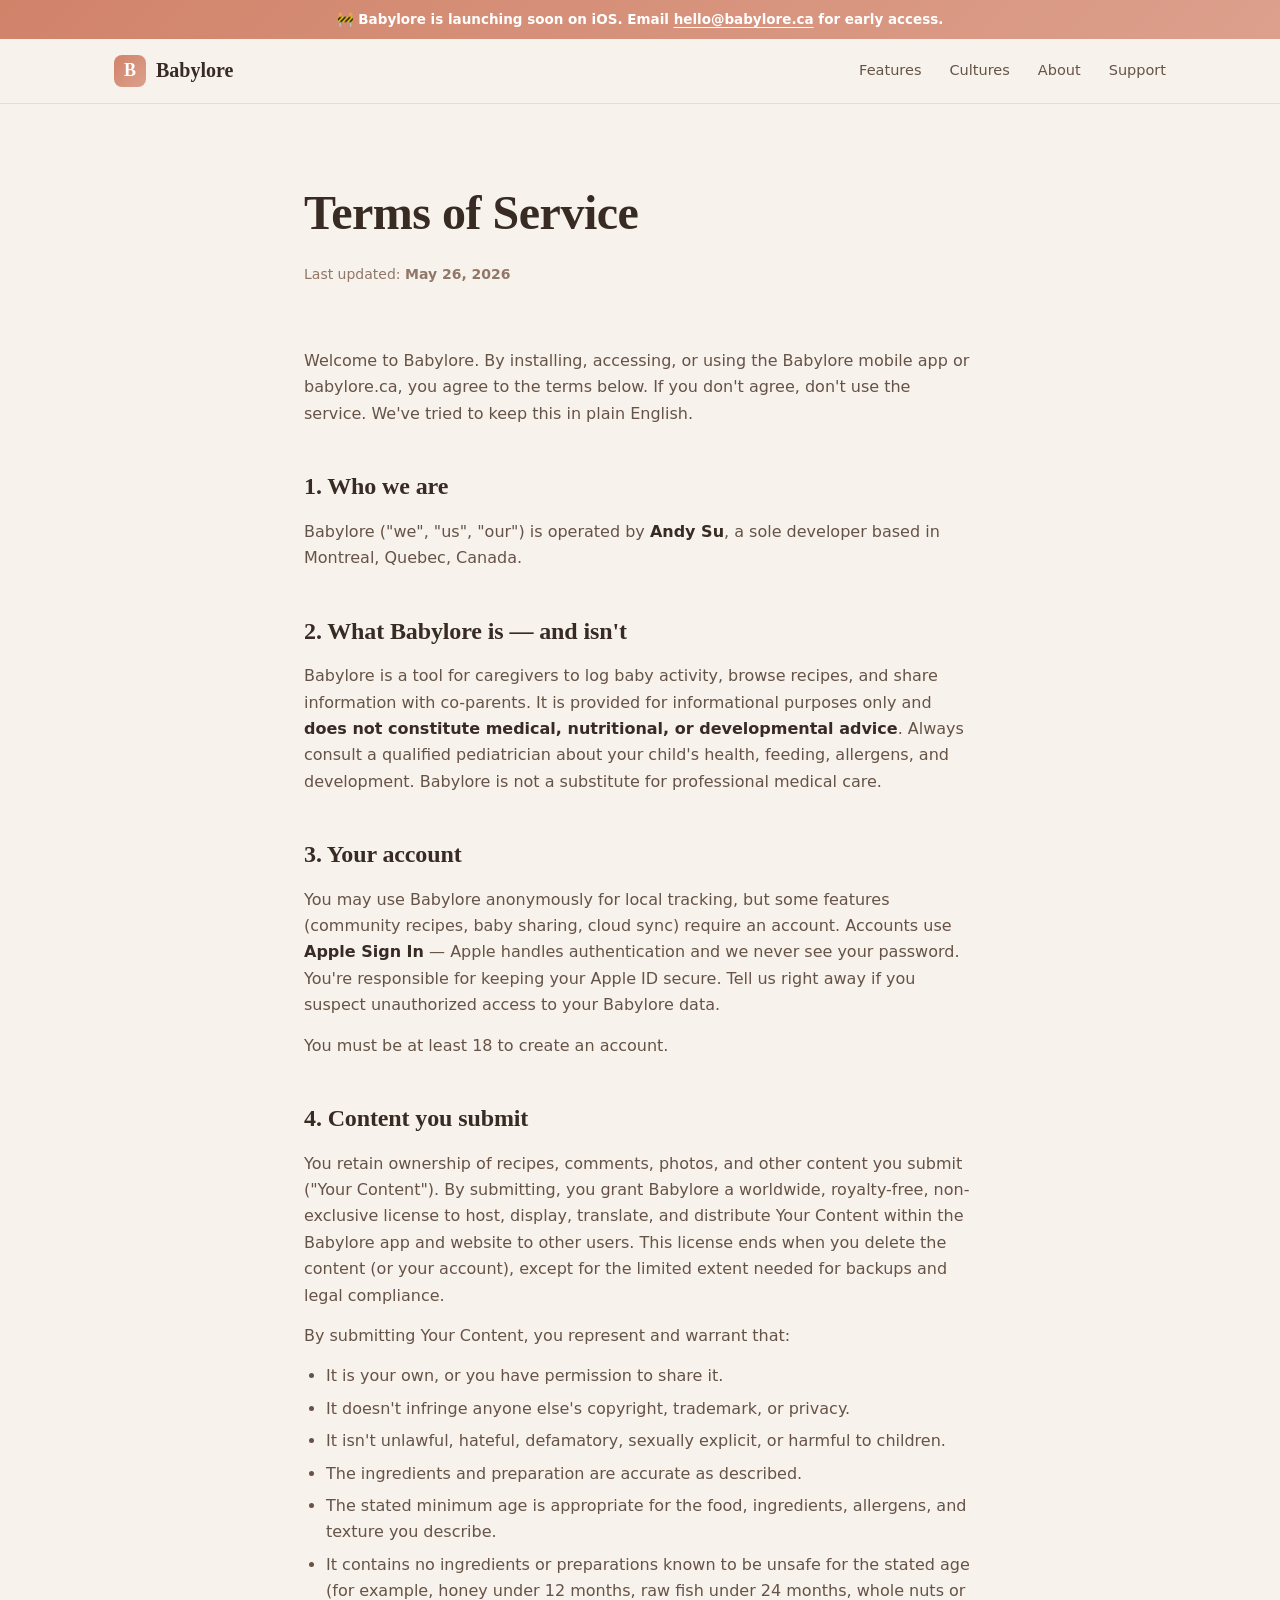
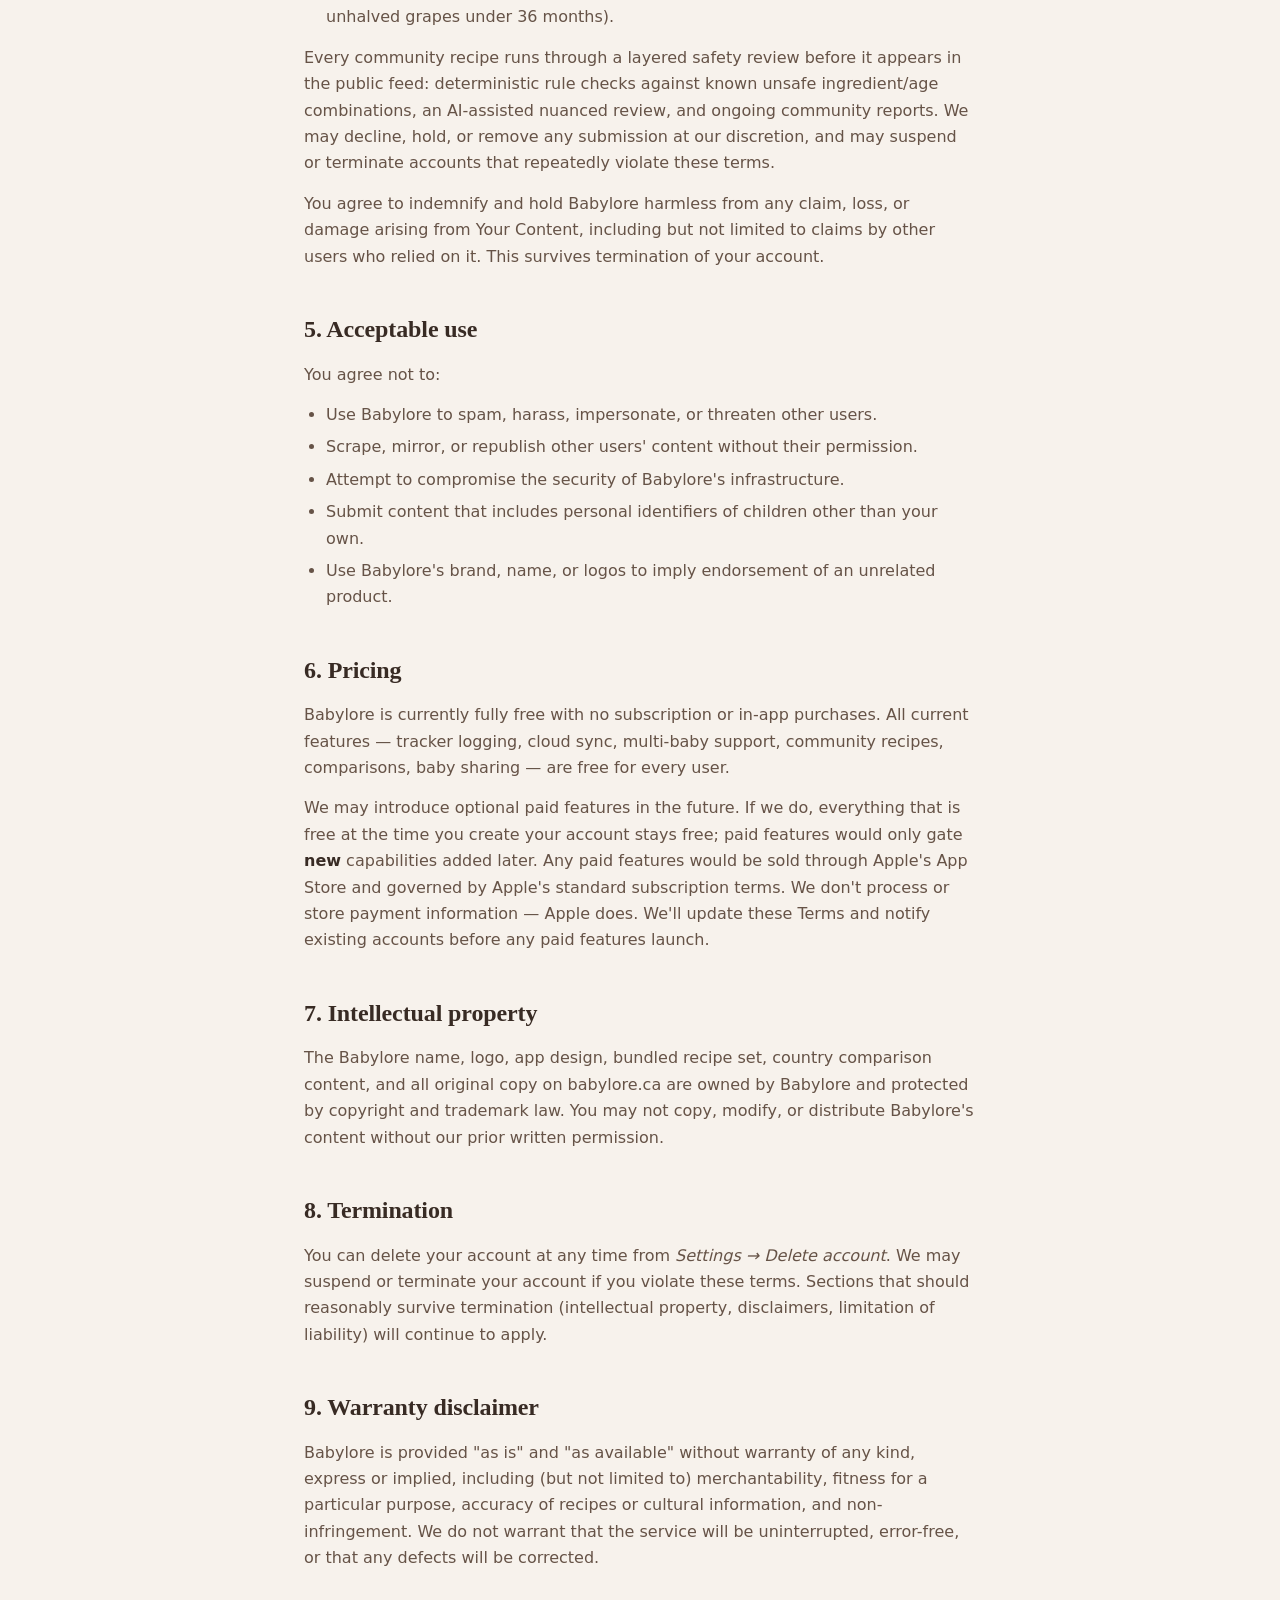
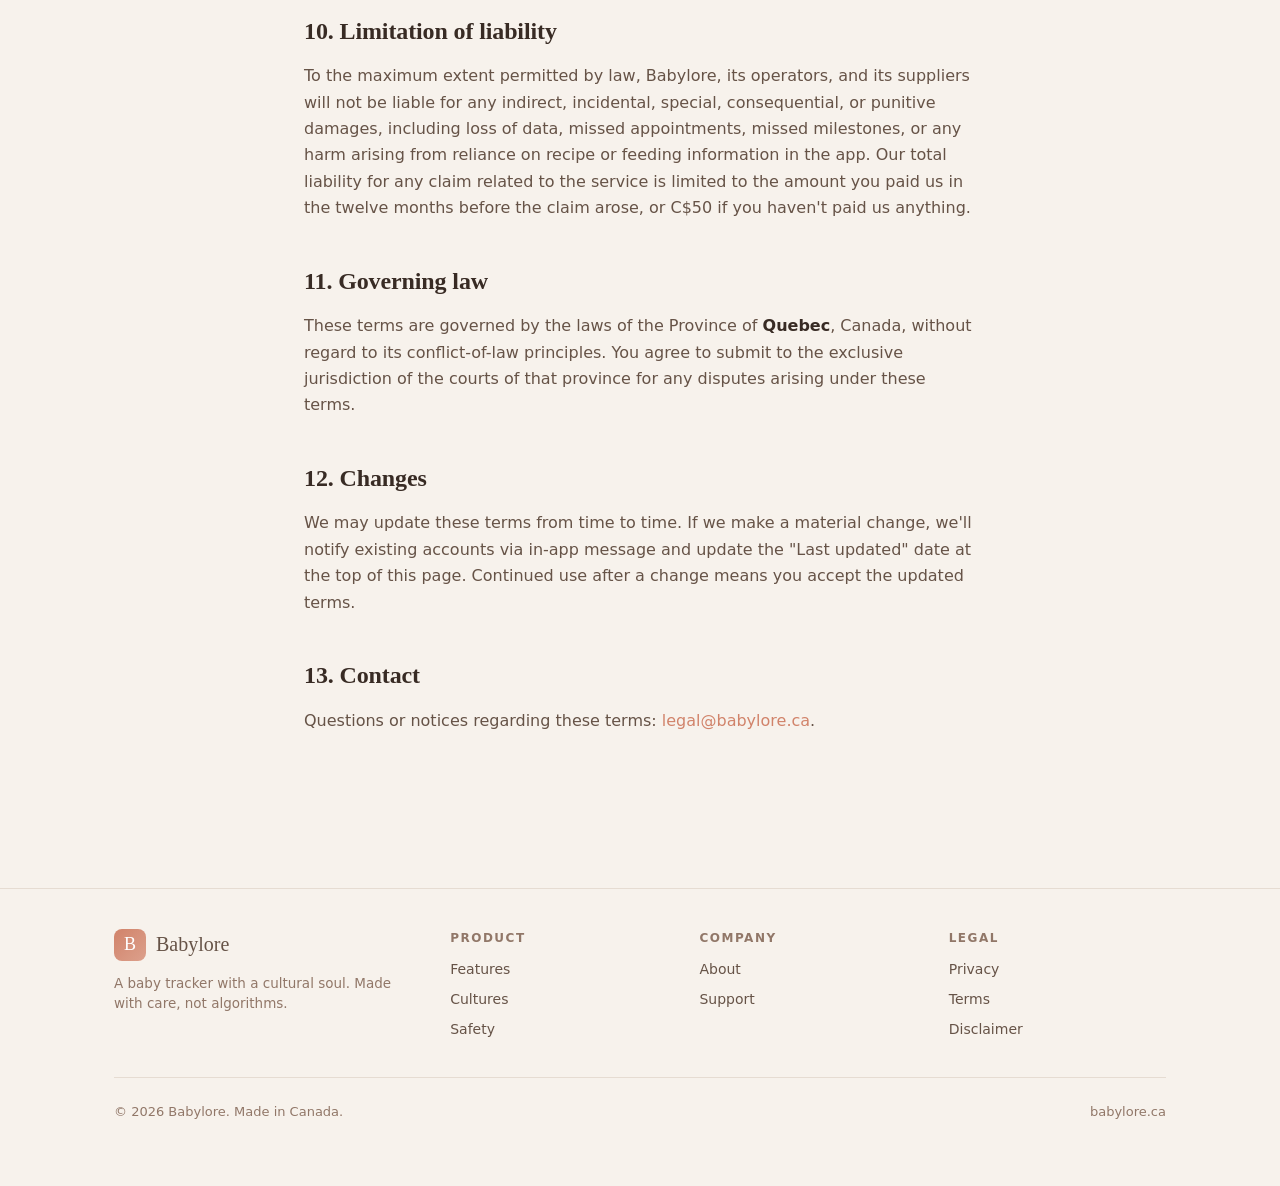
<file: terms.html>
<!doctype html>
<html lang="en">
<head>
  <meta charset="utf-8" />
  <meta name="viewport" content="width=device-width, initial-scale=1, viewport-fit=cover" />
  <title>Terms of Service — Babylore</title>
  <meta name="description" content="Terms of service for the Babylore app and website." />
  <meta name="theme-color" content="#F7F2EC" media="(prefers-color-scheme: light)" />
  <meta name="theme-color" content="#12100D" media="(prefers-color-scheme: dark)" />
  <link rel="icon" href="/favicon.svg" type="image/svg+xml" />
  <link rel="stylesheet" href="/style.css" />

  <link rel="canonical" href="https://babylore.ca/terms.html" />

  <meta property="og:title" content="Terms of Service — Babylore" />
  <meta property="og:description" content="Terms of service for the Babylore app and website." />
  <meta property="og:url" content="https://babylore.ca/terms.html" />
  <meta property="og:type" content="article" />
  <meta property="og:image" content="https://babylore.ca/og-image.png" />
  <meta property="og:image:width" content="1200" />
  <meta property="og:image:height" content="630" />
  <meta property="og:site_name" content="Babylore" />

  <meta name="twitter:card" content="summary_large_image" />
  <meta name="twitter:title" content="Terms of Service — Babylore" />
  <meta name="twitter:description" content="Terms of service for the Babylore app and website." />
  <meta name="twitter:image" content="https://babylore.ca/og-image.png" />

  <script type="application/ld+json">
  {
    "@context": "https://schema.org",
    "@type": "WebPage",
    "headline": "Terms of Service — Babylore",
    "description": "Terms of service for the Babylore app and website.",
    "url": "https://babylore.ca/terms.html",
    "publisher": {
      "@type": "Organization",
      "name": "Babylore",
      "url": "https://babylore.ca/"
    },
    "inLanguage": "en"
  }
  </script>
</head>
<body>
  <!-- Pre-launch banner. Drop the whole element on the day the App
       Store goes live; nothing else depends on it. -->
  <div class="launch-banner">
    🚧 Babylore is launching soon on iOS. Email
    <a href="mailto:hello@babylore.ca?subject=Babylore%20early%20access">hello@babylore.ca</a>
    for early access.
  </div>

  <header class="site-header">
    <div class="container nav">
      <a href="/" class="brand">
        <span class="brand-mark">B</span>
        <span>Babylore</span>
      </a>
      <ul class="nav-links">
        <li><a href="/#features">Features</a></li>
        <li><a href="/#cultures">Cultures</a></li>
        <li><a href="/about.html">About</a></li>
        <li><a href="/support.html">Support</a></li>
      </ul>
    </div>
  </header>

  <main>
    <header class="page-header">
      <div class="container-narrow">
        <h1>Terms of Service</h1>
        <p class="updated">Last updated: <strong>May 26, 2026</strong></p>
      </div>
    </header>

    <section class="prose">
      <div class="container-narrow">

        <p>
          Welcome to Babylore. By installing, accessing, or using the
          Babylore mobile app or babylore.ca, you agree to the terms below.
          If you don't agree, don't use the service. We've tried to keep this
          in plain English.
        </p>

        <h2>1. Who we are</h2>
        <p>
          Babylore ("we", "us", "our") is operated by <strong>Andy Su</strong>,
          a sole developer based in Montreal, Quebec, Canada.
        </p>

        <h2>2. What Babylore is — and isn't</h2>
        <p>
          Babylore is a tool for caregivers to log baby activity, browse
          recipes, and share information with co-parents. It is provided for
          informational purposes only and <strong>does not constitute
          medical, nutritional, or developmental advice</strong>. Always
          consult a qualified pediatrician about your child's health, feeding,
          allergens, and development. Babylore is not a substitute for
          professional medical care.
        </p>

        <h2>3. Your account</h2>
        <p>
          You may use Babylore anonymously for local tracking, but some
          features (community recipes, baby sharing, cloud sync) require an
          account. Accounts use <strong>Apple Sign In</strong> — Apple handles
          authentication and we never see your password. You're responsible
          for keeping your Apple ID secure. Tell us right away if you suspect
          unauthorized access to your Babylore data.
        </p>
        <p>
          You must be at least 18 to create an account.
        </p>

        <h2>4. Content you submit</h2>
        <p>
          You retain ownership of recipes, comments, photos, and other content
          you submit ("Your Content"). By submitting, you grant Babylore a
          worldwide, royalty-free, non-exclusive license to host, display,
          translate, and distribute Your Content within the Babylore app and
          website to other users. This license ends when you delete the
          content (or your account), except for the limited extent needed for
          backups and legal compliance.
        </p>
        <p>
          By submitting Your Content, you represent and warrant that:
        </p>
        <ul>
          <li>It is your own, or you have permission to share it.</li>
          <li>It doesn't infringe anyone else's copyright, trademark, or privacy.</li>
          <li>It isn't unlawful, hateful, defamatory, sexually explicit, or harmful to children.</li>
          <li>The ingredients and preparation are accurate as described.</li>
          <li>The stated minimum age is appropriate for the food, ingredients, allergens, and texture you describe.</li>
          <li>It contains no ingredients or preparations known to be unsafe for the stated age (for example, honey under 12 months, raw fish under 24 months, whole nuts or unhalved grapes under 36 months).</li>
        </ul>
        <p>
          Every community recipe runs through a layered safety review before
          it appears in the public feed: deterministic rule checks against
          known unsafe ingredient/age combinations, an AI-assisted nuanced
          review, and ongoing community reports. We may decline, hold, or
          remove any submission at our discretion, and may suspend or
          terminate accounts that repeatedly violate these terms.
        </p>
        <p>
          You agree to indemnify and hold Babylore harmless from any claim,
          loss, or damage arising from Your Content, including but not limited
          to claims by other users who relied on it. This survives termination
          of your account.
        </p>

        <h2>5. Acceptable use</h2>
        <p>You agree not to:</p>
        <ul>
          <li>Use Babylore to spam, harass, impersonate, or threaten other users.</li>
          <li>Scrape, mirror, or republish other users' content without their permission.</li>
          <li>Attempt to compromise the security of Babylore's infrastructure.</li>
          <li>Submit content that includes personal identifiers of children other than your own.</li>
          <li>Use Babylore's brand, name, or logos to imply endorsement of an unrelated product.</li>
        </ul>

        <h2>6. Pricing</h2>
        <p>
          Babylore is currently fully free with no subscription or in-app
          purchases. All current features — tracker logging, cloud sync,
          multi-baby support, community recipes, comparisons, baby sharing —
          are free for every user.
        </p>
        <p>
          We may introduce optional paid features in the future. If we do,
          everything that is free at the time you create your account stays
          free; paid features would only gate <strong>new</strong> capabilities
          added later. Any paid features would be sold through Apple's App
          Store and governed by Apple's standard subscription terms. We don't
          process or store payment information — Apple does. We'll update
          these Terms and notify existing accounts before any paid features
          launch.
        </p>

        <h2>7. Intellectual property</h2>
        <p>
          The Babylore name, logo, app design, bundled recipe set, country
          comparison content, and all original copy on babylore.ca are
          owned by Babylore and protected by copyright and trademark law.
          You may not copy, modify, or distribute Babylore's content without
          our prior written permission.
        </p>

        <h2>8. Termination</h2>
        <p>
          You can delete your account at any time from
          <em>Settings → Delete account</em>. We may suspend or terminate your
          account if you violate these terms. Sections that should reasonably
          survive termination (intellectual property, disclaimers, limitation
          of liability) will continue to apply.
        </p>

        <h2>9. Warranty disclaimer</h2>
        <p>
          Babylore is provided "as is" and "as available" without warranty of
          any kind, express or implied, including (but not limited to) merchantability,
          fitness for a particular purpose, accuracy of recipes or cultural
          information, and non-infringement. We do not warrant that the
          service will be uninterrupted, error-free, or that any defects will
          be corrected.
        </p>

        <h2>10. Limitation of liability</h2>
        <p>
          To the maximum extent permitted by law, Babylore, its operators,
          and its suppliers will not be liable for any indirect, incidental,
          special, consequential, or punitive damages, including loss of data,
          missed appointments, missed milestones, or any harm arising from
          reliance on recipe or feeding information in the app. Our total
          liability for any claim related to the service is limited to the
          amount you paid us in the twelve months before the claim arose, or
          C$50 if you haven't paid us anything.
        </p>

        <h2>11. Governing law</h2>
        <p>
          These terms are governed by the laws of the Province of
          <strong>Quebec</strong>, Canada, without regard to its
          conflict-of-law principles. You agree to submit to the
          exclusive jurisdiction of the courts of that province for any
          disputes arising under these terms.
        </p>

        <h2>12. Changes</h2>
        <p>
          We may update these terms from time to time. If we make a material
          change, we'll notify existing accounts via in-app message and update
          the "Last updated" date at the top of this page. Continued use after
          a change means you accept the updated terms.
        </p>

        <h2>13. Contact</h2>
        <p>
          Questions or notices regarding these terms:
          <a href="mailto:legal@babylore.ca">legal@babylore.ca</a>.
        </p>

      </div>
    </section>

  </main>

  <footer class="site-footer">
    <div class="container">
      <div class="footer-grid">
        <div class="footer-col footer-brand">
          <a href="/" class="brand">
            <span class="brand-mark">B</span>
            <span>Babylore</span>
          </a>
          <p>A baby tracker with a cultural soul. Made with care, not algorithms.</p>
        </div>
        <div class="footer-col">
          <h4>Product</h4>
          <ul>
            <li><a href="/#features">Features</a></li>
            <li><a href="/#cultures">Cultures</a></li>
            <li><a href="/safety.html">Safety</a></li>
          </ul>
        </div>
        <div class="footer-col">
          <h4>Company</h4>
          <ul>
            <li><a href="/about.html">About</a></li>
            <li><a href="/support.html">Support</a></li>
          </ul>
        </div>
        <div class="footer-col">
          <h4>Legal</h4>
          <ul>
            <li><a href="/privacy.html">Privacy</a></li>
            <li><a href="/terms.html">Terms</a></li>
            <li><a href="/disclaimer.html">Disclaimer</a></li>
          </ul>
        </div>
      </div>
      <div class="footer-meta">
        <span>&copy; 2026 Babylore. Made in Canada.</span>
        <span>babylore.ca</span>
      </div>
    </div>
  </footer>

</body>
</html>
</file>
<file: style.css>
/* ──────────────────────────────────────────────────────────────────
   Babylore.ca — shared stylesheet
   ──────────────────────────────────────────────────────────────────
   Brand-aligned with the iOS app palette in Babylore/Theme.swift.
   Two themes: warm cream/coffee in light, warm charcoal in dark.
   System fonts only — no FOUT, instant first paint.
   ────────────────────────────────────────────────────────────────── */

:root {
  /* Light palette — pulled from Theme.swift's light variants */
  --bt-bg:        #F7F2EC;
  --bt-surface:   #FCF8F4;
  --bt-surface-2: #F4EEE7;
  --bt-line:      #E6DCD2;
  --bt-line-2:    #D9CDC1;

  --bt-ink:       #382B24;
  --bt-ink-2:     #665347;
  --bt-ink-3:     #917768;
  --bt-ink-4:     #CCBBAF;

  --bt-primary:   #D1836A;     /* coral/coffee */
  --bt-accent-a:  #DCA08C;     /* peach */
  --bt-accent-b:  #9BB8E9;     /* sky */

  --bt-feed:      #A6DEB8;
  --bt-diap:      #F3E9A5;
  --bt-sleep:     #C4B5EB;

  --bt-card-shadow: rgba(174, 133, 107, 0.08);

  --serif: ui-serif, "Georgia", "Iowan Old Style", "Charter", serif;
  --rounded: -apple-system, BlinkMacSystemFont, "SF Pro Rounded",
             "Helvetica Neue", "Segoe UI", system-ui, sans-serif;

  --radius-sm: 8px;
  --radius-md: 14px;
  --radius-lg: 24px;
}

@media (prefers-color-scheme: dark) {
  :root {
    --bt-bg:        #12100D;
    --bt-surface:   #1D1915;
    --bt-surface-2: #26211C;
    --bt-line:      #393129;
    --bt-line-2:    #463E36;

    --bt-ink:       #F1EAE0;
    --bt-ink-2:     #D0C2B4;
    --bt-ink-3:     #AA9A8A;
    --bt-ink-4:     #6B5C4F;

    --bt-primary:   #E39375;
    --bt-accent-a:  #E3AA94;
    --bt-accent-b:  #8DAEE3;

    --bt-feed:      #79B68E;
    --bt-diap:      #D3C479;
    --bt-sleep:     #A897D6;

    --bt-card-shadow: rgba(0, 0, 0, 0.45);
  }
}

* { box-sizing: border-box; }
html, body { margin: 0; padding: 0; }

body {
  background: var(--bt-bg);
  color: var(--bt-ink);
  font-family: var(--rounded);
  font-size: 16px;
  line-height: 1.55;
  -webkit-font-smoothing: antialiased;
  -moz-osx-font-smoothing: grayscale;
}

a {
  color: var(--bt-primary);
  text-decoration: none;
  transition: opacity 120ms ease;
}

a:hover { opacity: 0.75; }

img {
  max-width: 100%;
  height: auto;
  display: block;
}

/* ─── Launch banner ────────────────────────────────────────────────
   Slim coral bar pinned above the site header on every page while
   Babylore is still in pre-launch. Remove (or toggle .is-hidden) on
   the day the App Store goes live — the rest of the layout treats
   it as additive, so dropping the markup is enough.
─────────────────────────────────────────────────────────────────── */
.launch-banner {
  background: linear-gradient(135deg, var(--bt-primary), var(--bt-accent-a));
  color: white;
  text-align: center;
  font-family: var(--rounded);
  font-weight: 600;
  font-size: 13.5px;
  line-height: 1.4;
  padding: 10px 20px;
}

.launch-banner a {
  color: white;
  text-decoration: underline;
  text-underline-offset: 3px;
  font-weight: 700;
}

.launch-banner a:hover {
  opacity: 0.85;
}

/* ─── Coming-soon pill (homepage hero + CTA) ──────────────────────
   Replaces the App Store badge while the app is in pre-launch. Same
   approximate footprint as the badge so the hero layout doesn't
   reflow when we swap it back on launch day.
─────────────────────────────────────────────────────────────────── */
.coming-soon-pill {
  display: inline-flex;
  align-items: center;
  gap: 10px;
  padding: 14px 22px;
  background: var(--bt-ink);
  color: white;
  border-radius: 16px;
  font-family: var(--rounded);
  font-weight: 700;
  font-size: 14px;
  cursor: default;
}

.coming-soon-pill small {
  display: block;
  font-size: 10px;
  font-weight: 600;
  letter-spacing: 0.6px;
  text-transform: uppercase;
  opacity: 0.75;
}

/* ─── Container ─── */
.container {
  max-width: 1100px;
  margin: 0 auto;
  padding: 0 24px;
}

.container-narrow {
  max-width: 720px;
  margin: 0 auto;
  padding: 0 24px;
}

/* ─── Top navigation ─── */
.site-header {
  position: sticky;
  top: 0;
  background: color-mix(in srgb, var(--bt-bg) 92%, transparent);
  backdrop-filter: saturate(180%) blur(20px);
  -webkit-backdrop-filter: saturate(180%) blur(20px);
  border-bottom: 1px solid var(--bt-line);
  z-index: 100;
}

.site-header .nav {
  display: flex;
  align-items: center;
  justify-content: space-between;
  padding: 16px 24px;
}

.brand {
  display: inline-flex;
  align-items: center;
  gap: 10px;
  font-family: var(--serif);
  font-weight: 700;
  font-size: 20px;
  color: var(--bt-ink);
}

.brand-mark {
  width: 32px;
  height: 32px;
  border-radius: 8px;
  background: linear-gradient(135deg, var(--bt-primary), var(--bt-accent-a));
  display: inline-grid;
  place-items: center;
  color: white;
  font-size: 18px;
}

.nav-links {
  display: flex;
  gap: 28px;
  list-style: none;
  margin: 0;
  padding: 0;
}

.nav-links a {
  color: var(--bt-ink-2);
  font-size: 14.5px;
  font-weight: 500;
}

.nav-links a:hover { color: var(--bt-ink); opacity: 1; }

@media (max-width: 640px) {
  .nav-links { display: none; }
}

/* ─── Hero ─── */
.hero {
  padding: 80px 0 60px;
  text-align: center;
}

.hero h1 {
  font-family: var(--serif);
  font-size: clamp(36px, 6vw, 64px);
  line-height: 1.05;
  font-weight: 700;
  margin: 0 0 20px;
  color: var(--bt-ink);
  letter-spacing: -0.02em;
}

.hero h1 .accent {
  color: var(--bt-primary);
  font-style: italic;
}

.hero p.lede {
  font-size: clamp(17px, 2vw, 20px);
  color: var(--bt-ink-2);
  max-width: 640px;
  margin: 0 auto 36px;
  line-height: 1.5;
}

.hero-actions {
  display: inline-flex;
  gap: 12px;
  flex-wrap: wrap;
  justify-content: center;
}

/* ─── Buttons ─── */
.btn {
  display: inline-flex;
  align-items: center;
  gap: 8px;
  padding: 14px 22px;
  border-radius: var(--radius-md);
  font-weight: 600;
  font-size: 15px;
  border: 1px solid transparent;
  cursor: pointer;
  font-family: var(--rounded);
  transition: transform 100ms ease, box-shadow 100ms ease;
}

.btn:hover { opacity: 1; transform: translateY(-1px); }

.btn-primary {
  background: var(--bt-primary);
  color: white;
}

.btn-primary:hover { color: white; }

.btn-ghost {
  background: var(--bt-surface);
  color: var(--bt-ink);
  border-color: var(--bt-line);
}

.app-store-badge {
  display: inline-flex;
  align-items: center;
  gap: 10px;
  background: var(--bt-ink);
  color: var(--bt-surface);
  padding: 12px 18px;
  border-radius: var(--radius-md);
  font-weight: 600;
  font-size: 15px;
  font-family: var(--rounded);
}

.app-store-badge:hover { color: var(--bt-surface); opacity: 1; transform: translateY(-1px); }

.app-store-badge small {
  display: block;
  font-size: 10.5px;
  font-weight: 500;
  opacity: 0.85;
  line-height: 1;
  margin-bottom: 2px;
}

/* ─── Hero phone mockup ─── */
/* The PNG is rendered raw — no chrome — because the in-app dark theme
   already feels like a "device" against the light page. A subtle drop
   shadow plus rounded corners is enough to float it. */
.hero-phone {
  margin: 60px auto 0;
  max-width: 320px;
}

.hero-phone-img {
  width: 100%;
  height: auto;
  display: block;
  border-radius: 36px;
  box-shadow: 0 24px 60px var(--bt-card-shadow);
  /* Crisp on retina; let the browser scale a 2x source down. */
  image-rendering: -webkit-optimize-contrast;
}

/* ─── Screenshot row ─── */
/* Horizontal scroll on narrow viewports, 4-up on wide. The figures keep
   their own captions so the row stays scannable without alt-text hover. */
.section-tight { padding-top: 32px; padding-bottom: 32px; }

.screenshot-row {
  display: grid;
  grid-template-columns: repeat(4, 1fr);
  gap: 24px;
  margin-top: 12px;
}

@media (max-width: 900px) {
  .screenshot-row {
    grid-template-columns: repeat(2, 1fr);
    gap: 18px;
  }
}

@media (max-width: 540px) {
  .screenshot-row {
    /* On phones, side-scroll instead of stacking — feels app-store-y and
       keeps each shot at a readable size. */
    display: flex;
    overflow-x: auto;
    scroll-snap-type: x mandatory;
    margin: 12px -20px 0;
    padding: 0 20px 8px;
    gap: 14px;
  }
  .screenshot { flex: 0 0 70%; scroll-snap-align: start; }
}

.screenshot {
  margin: 0;
  display: flex;
  flex-direction: column;
  align-items: center;
  gap: 10px;
}

.screenshot img {
  width: 100%;
  height: auto;
  display: block;
  border-radius: 26px;
  box-shadow: 0 16px 40px var(--bt-card-shadow);
  background: var(--bt-surface);
}

.screenshot figcaption {
  font-family: var(--rounded);
  font-size: 13px;
  font-weight: 600;
  color: var(--bt-ink-2);
  letter-spacing: 0.01em;
}

/* ─── Section header ─── */
.section {
  padding: 72px 0;
}

.section-eyebrow {
  font-size: 12px;
  font-weight: 700;
  letter-spacing: 1.5px;
  text-transform: uppercase;
  color: var(--bt-ink-3);
  margin: 0 0 10px;
}

.section-title {
  font-family: var(--serif);
  font-size: clamp(28px, 4vw, 40px);
  line-height: 1.15;
  margin: 0 0 16px;
  color: var(--bt-ink);
  letter-spacing: -0.01em;
}

.section-lede {
  color: var(--bt-ink-2);
  font-size: 17px;
  max-width: 620px;
  margin: 0 0 40px;
}

/* ─── Feature grid ─── */
.feature-grid {
  display: grid;
  grid-template-columns: repeat(auto-fit, minmax(260px, 1fr));
  gap: 20px;
}

.feature-card {
  background: var(--bt-surface);
  border: 1px solid var(--bt-line);
  border-radius: var(--radius-lg);
  padding: 28px;
  transition: transform 150ms ease, box-shadow 150ms ease;
}

.feature-card:hover {
  transform: translateY(-2px);
  box-shadow: 0 12px 30px var(--bt-card-shadow);
}

.feature-icon {
  width: 44px;
  height: 44px;
  border-radius: 12px;
  display: grid;
  place-items: center;
  font-size: 22px;
  margin-bottom: 16px;
}

.feature-icon.feed  { background: var(--bt-feed); }
.feature-icon.diap  { background: var(--bt-diap); }
.feature-icon.sleep { background: var(--bt-sleep); }
.feature-icon.world { background: var(--bt-accent-b); }
.feature-icon.coral { background: var(--bt-accent-a); }
.feature-icon.cream { background: var(--bt-surface-2); }

.feature-card h3 {
  font-family: var(--serif);
  font-size: 20px;
  margin: 0 0 8px;
  color: var(--bt-ink);
}

.feature-card p {
  margin: 0;
  color: var(--bt-ink-2);
  font-size: 15px;
  line-height: 1.55;
}

/* ─── Culture callout ─── */
.culture-band {
  background: var(--bt-surface-2);
  border-radius: var(--radius-lg);
  padding: 56px 40px;
  text-align: center;
}

.culture-flags {
  font-size: 36px;
  letter-spacing: 6px;
  margin: 0 0 18px;
  user-select: none;
}

@media (max-width: 640px) {
  .culture-band { padding: 40px 24px; }
  .culture-flags { font-size: 26px; letter-spacing: 4px; }
}

/* ─── CTA band ─── */
.cta-band {
  background: var(--bt-ink);
  border-radius: var(--radius-lg);
  padding: 56px 40px;
  text-align: center;
  color: var(--bt-surface);
}

.cta-band h2 {
  font-family: var(--serif);
  font-size: clamp(26px, 4vw, 36px);
  margin: 0 0 12px;
  color: var(--bt-surface);
}

.cta-band p {
  color: var(--bt-ink-4);
  max-width: 520px;
  margin: 0 auto 24px;
  font-size: 16px;
}

.cta-band .app-store-badge {
  background: var(--bt-surface);
  color: var(--bt-ink);
}

@media (max-width: 640px) {
  .cta-band { padding: 40px 24px; }
}

/* ─── Footer ─── */
.site-footer {
  border-top: 1px solid var(--bt-line);
  padding: 40px 0 64px;
  margin-top: 80px;
  color: var(--bt-ink-3);
  font-size: 14px;
}

.footer-grid {
  display: grid;
  grid-template-columns: 1.4fr 1fr 1fr 1fr;
  gap: 32px;
}

@media (max-width: 640px) {
  .footer-grid { grid-template-columns: 1fr 1fr; }
}

.footer-col h4 {
  font-size: 12px;
  letter-spacing: 1.5px;
  text-transform: uppercase;
  color: var(--bt-ink-3);
  margin: 0 0 12px;
}

.footer-col ul {
  list-style: none;
  margin: 0;
  padding: 0;
  display: flex;
  flex-direction: column;
  gap: 8px;
}

.footer-col a {
  color: var(--bt-ink-2);
  font-weight: 500;
}

.footer-col a:hover { color: var(--bt-ink); }

.footer-brand p {
  margin: 12px 0 0;
  color: var(--bt-ink-3);
  font-size: 13.5px;
  line-height: 1.5;
  max-width: 280px;
}

.footer-meta {
  margin-top: 36px;
  padding-top: 24px;
  border-top: 1px solid var(--bt-line);
  font-size: 13px;
  color: var(--bt-ink-3);
  display: flex;
  justify-content: space-between;
  flex-wrap: wrap;
  gap: 12px;
}

/* ─── Legal & long-form pages ─── */
.page-header {
  padding: 72px 0 24px;
}

.page-header h1 {
  font-family: var(--serif);
  font-size: clamp(32px, 5vw, 48px);
  margin: 0 0 12px;
  color: var(--bt-ink);
  letter-spacing: -0.01em;
}

.page-header .updated {
  color: var(--bt-ink-3);
  font-size: 14px;
}

.prose {
  padding: 24px 0 60px;
  color: var(--bt-ink-2);
  line-height: 1.65;
  font-size: 16px;
}

.prose h2 {
  font-family: var(--serif);
  font-size: 24px;
  color: var(--bt-ink);
  margin: 40px 0 12px;
  letter-spacing: -0.005em;
}

.prose h3 {
  font-family: var(--serif);
  font-size: 18px;
  color: var(--bt-ink);
  margin: 28px 0 8px;
}

.prose p { margin: 0 0 14px; }

.prose ul, .prose ol {
  margin: 0 0 14px;
  padding-left: 22px;
}

.prose li { margin-bottom: 6px; }

.prose code {
  background: var(--bt-surface-2);
  padding: 2px 6px;
  border-radius: 4px;
  font-size: 14px;
  font-family: ui-monospace, Menlo, monospace;
}

.prose strong { color: var(--bt-ink); }

/* ─── Cards on Support page ─── */
.support-grid {
  display: grid;
  grid-template-columns: repeat(auto-fit, minmax(260px, 1fr));
  gap: 20px;
  margin-top: 20px;
}

.support-card {
  background: var(--bt-surface);
  border: 1px solid var(--bt-line);
  border-radius: var(--radius-md);
  padding: 24px;
}

.support-card h3 {
  font-family: var(--serif);
  font-size: 18px;
  color: var(--bt-ink);
  margin: 0 0 8px;
}

.support-card p {
  color: var(--bt-ink-2);
  font-size: 15px;
  margin: 0 0 12px;
}

.support-card a {
  font-weight: 600;
  font-size: 15px;
}
</file>
